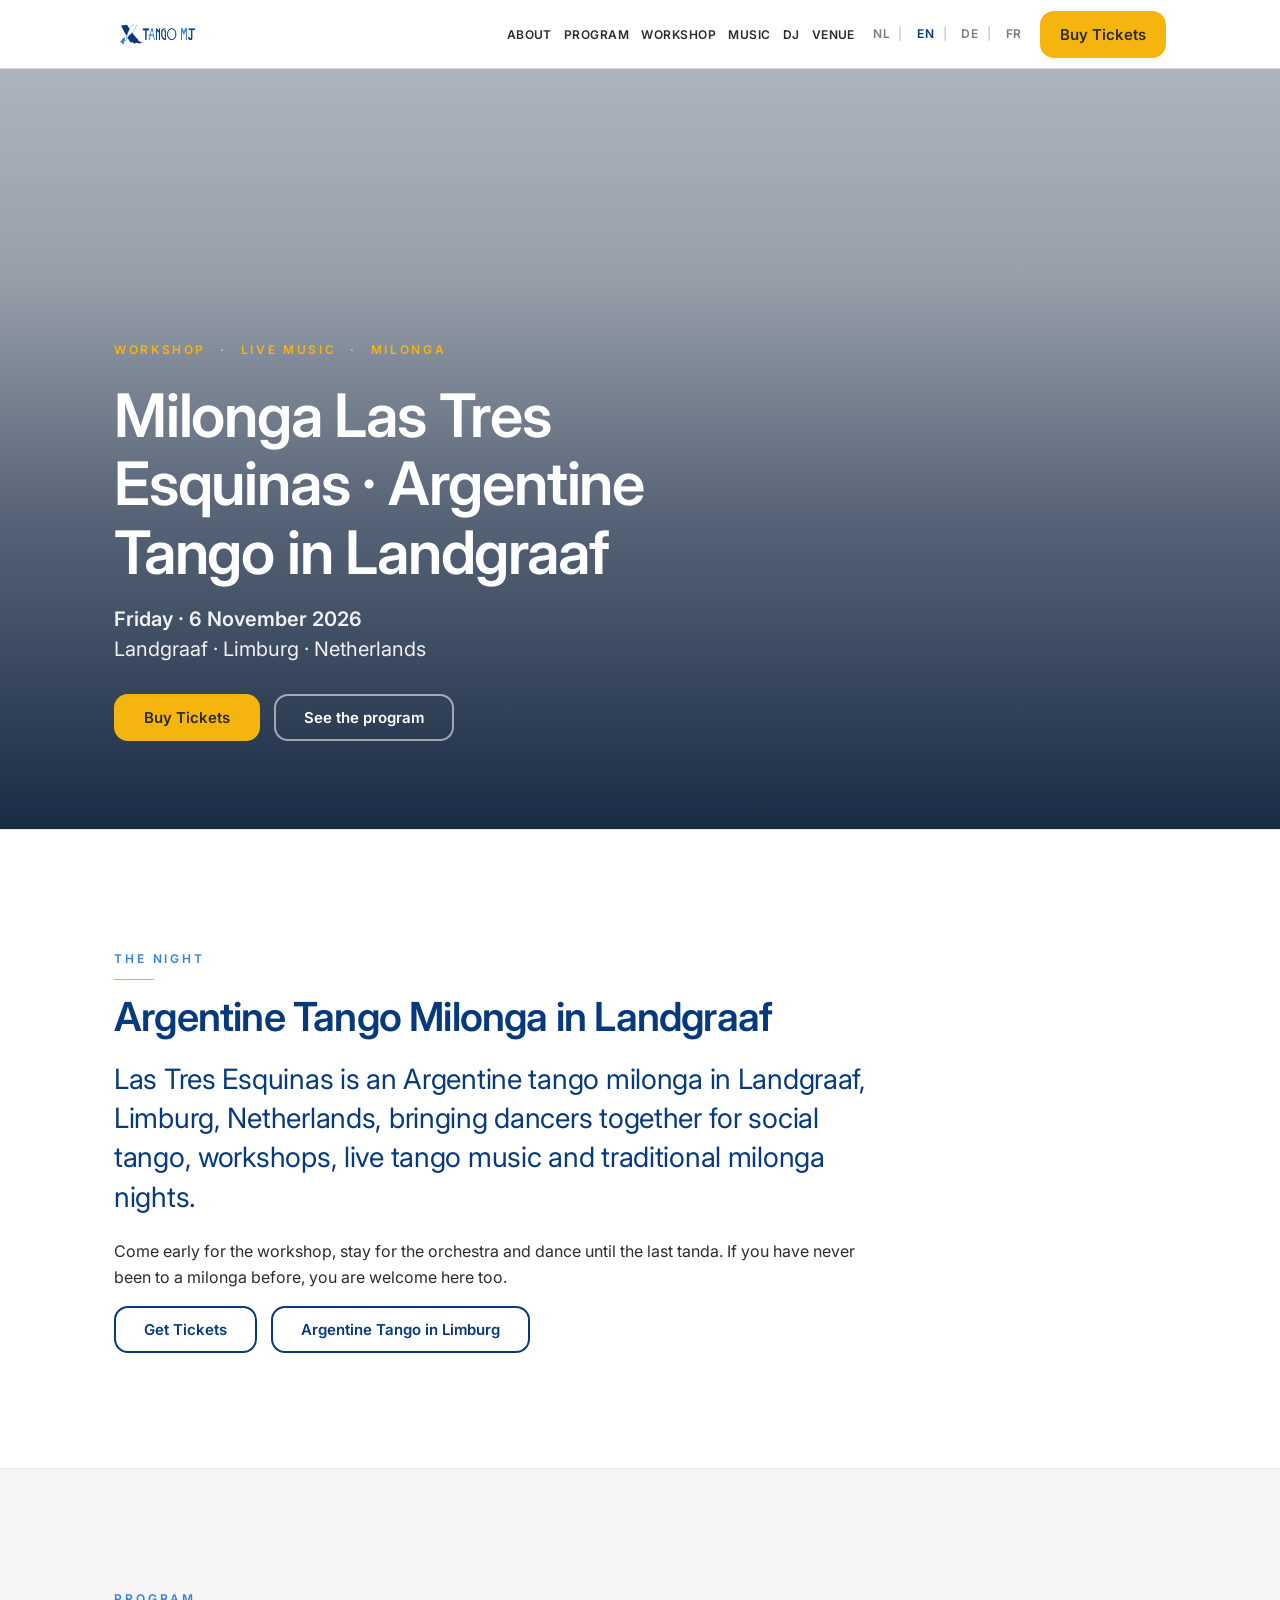
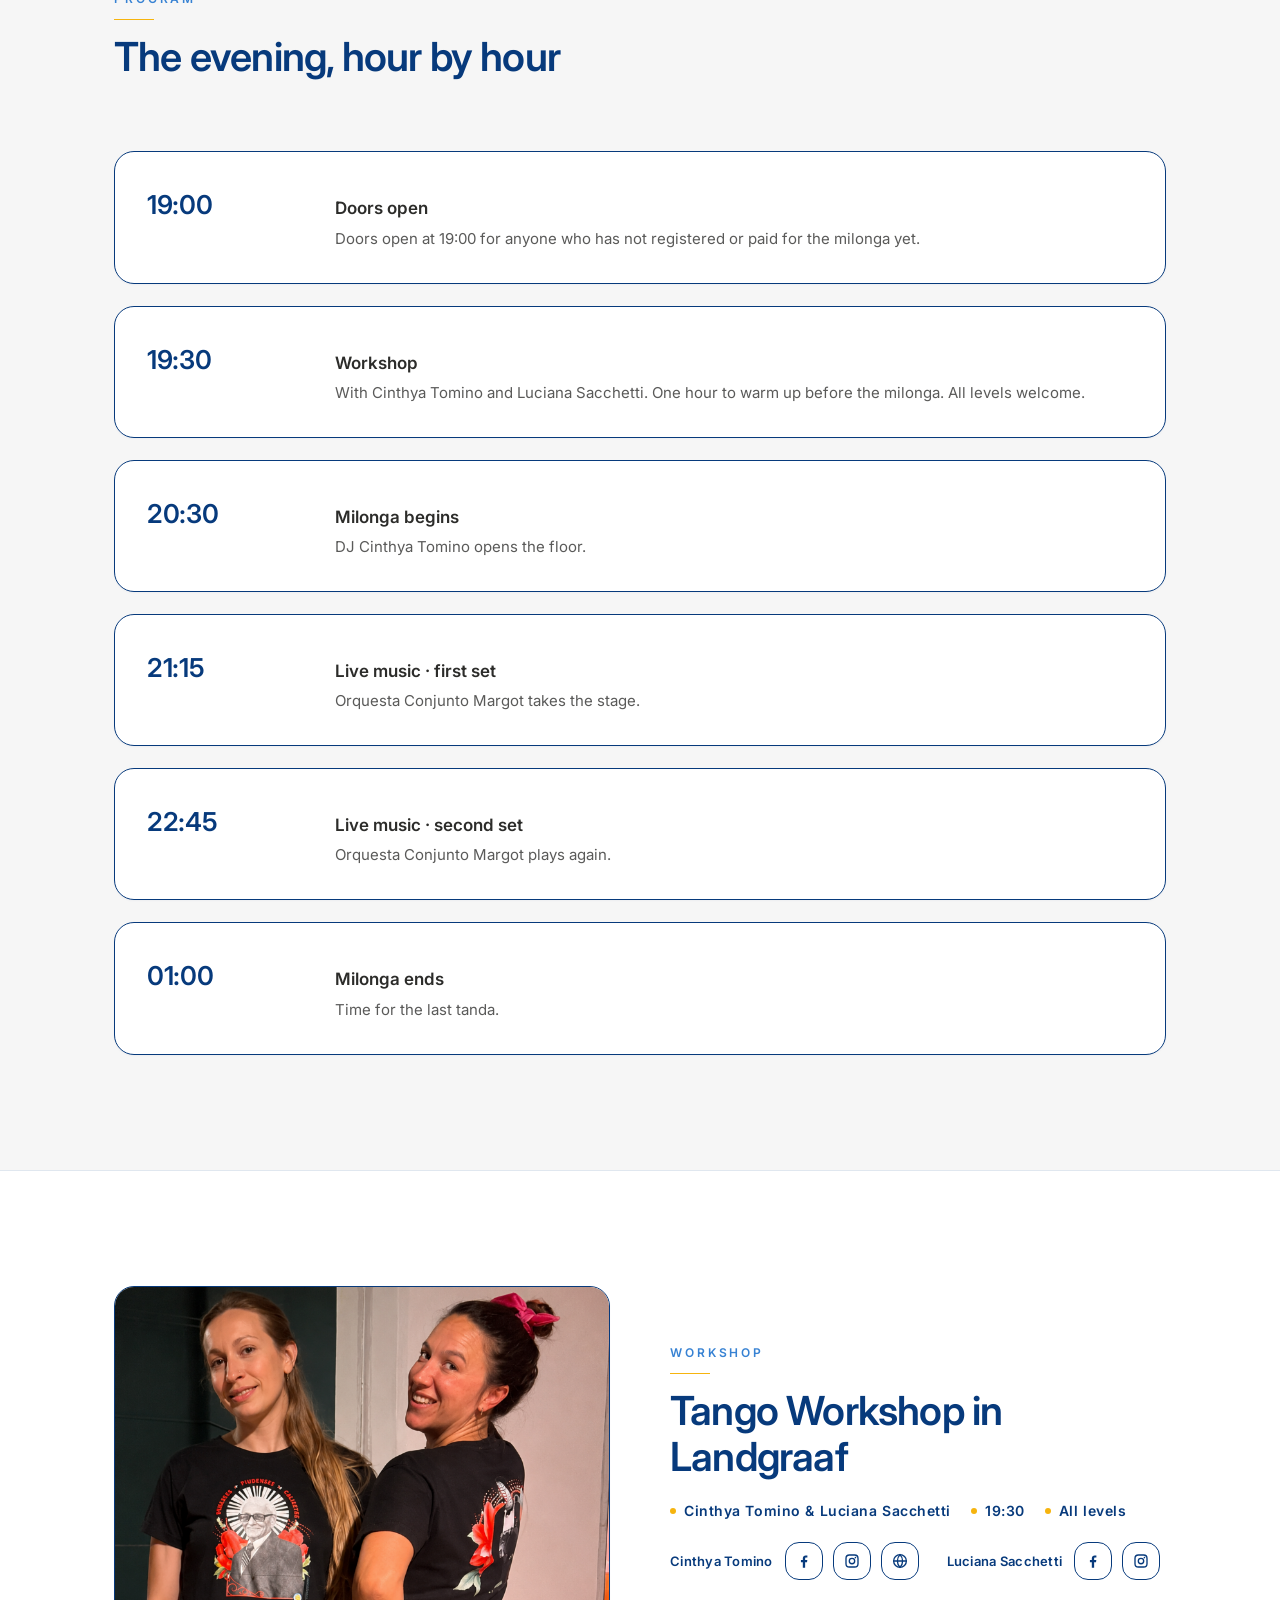
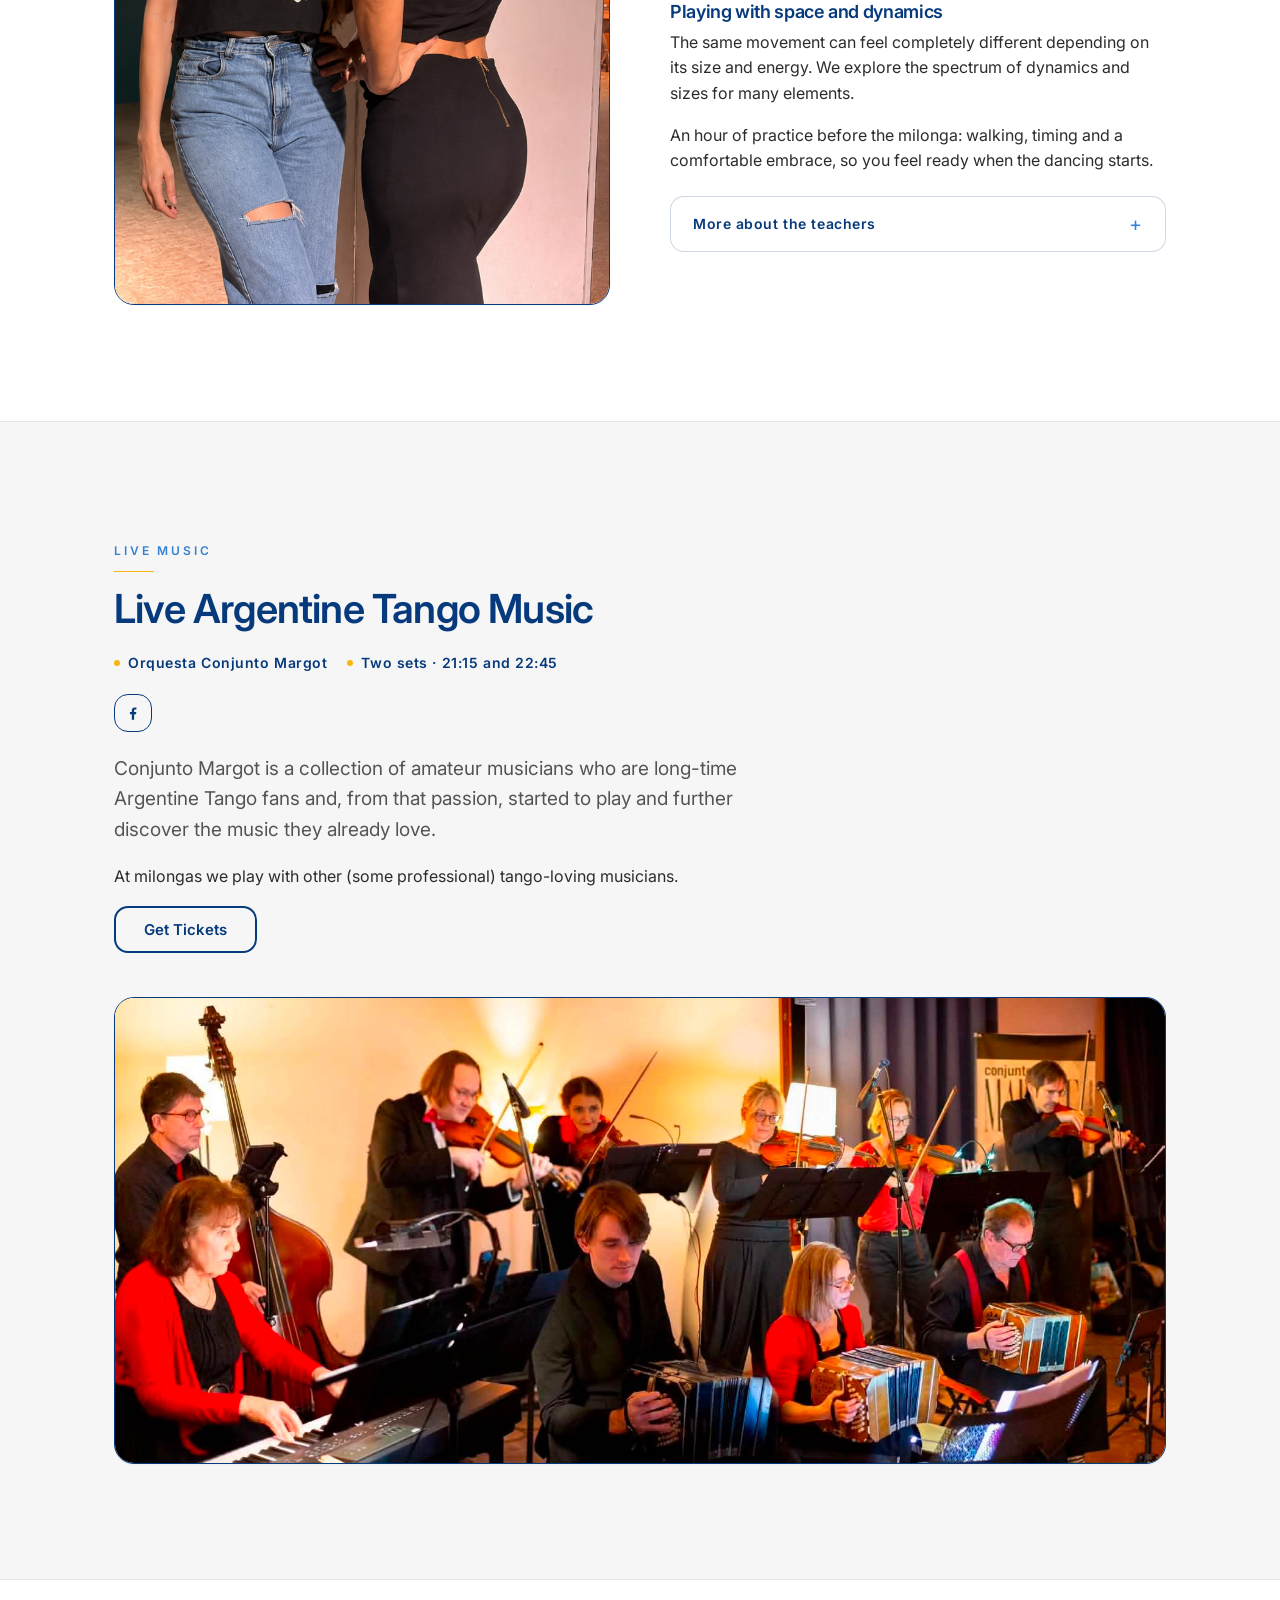
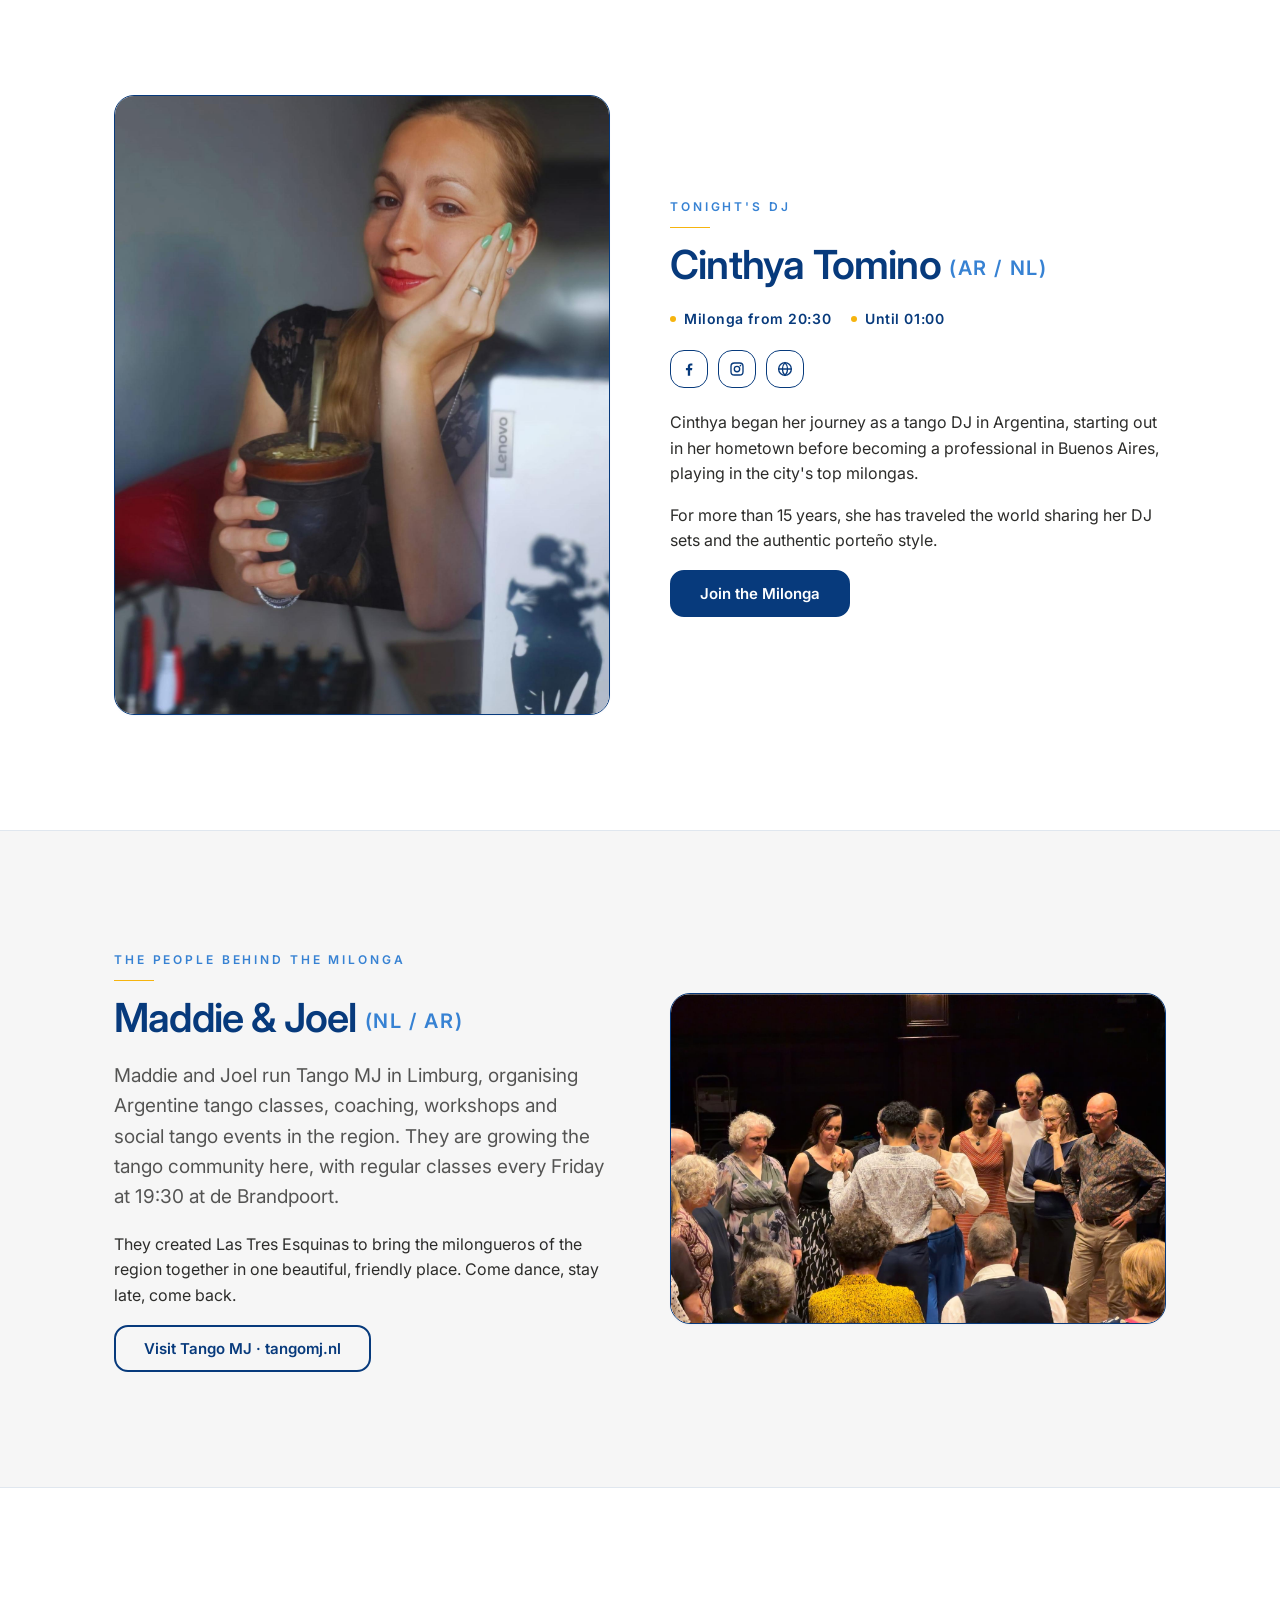
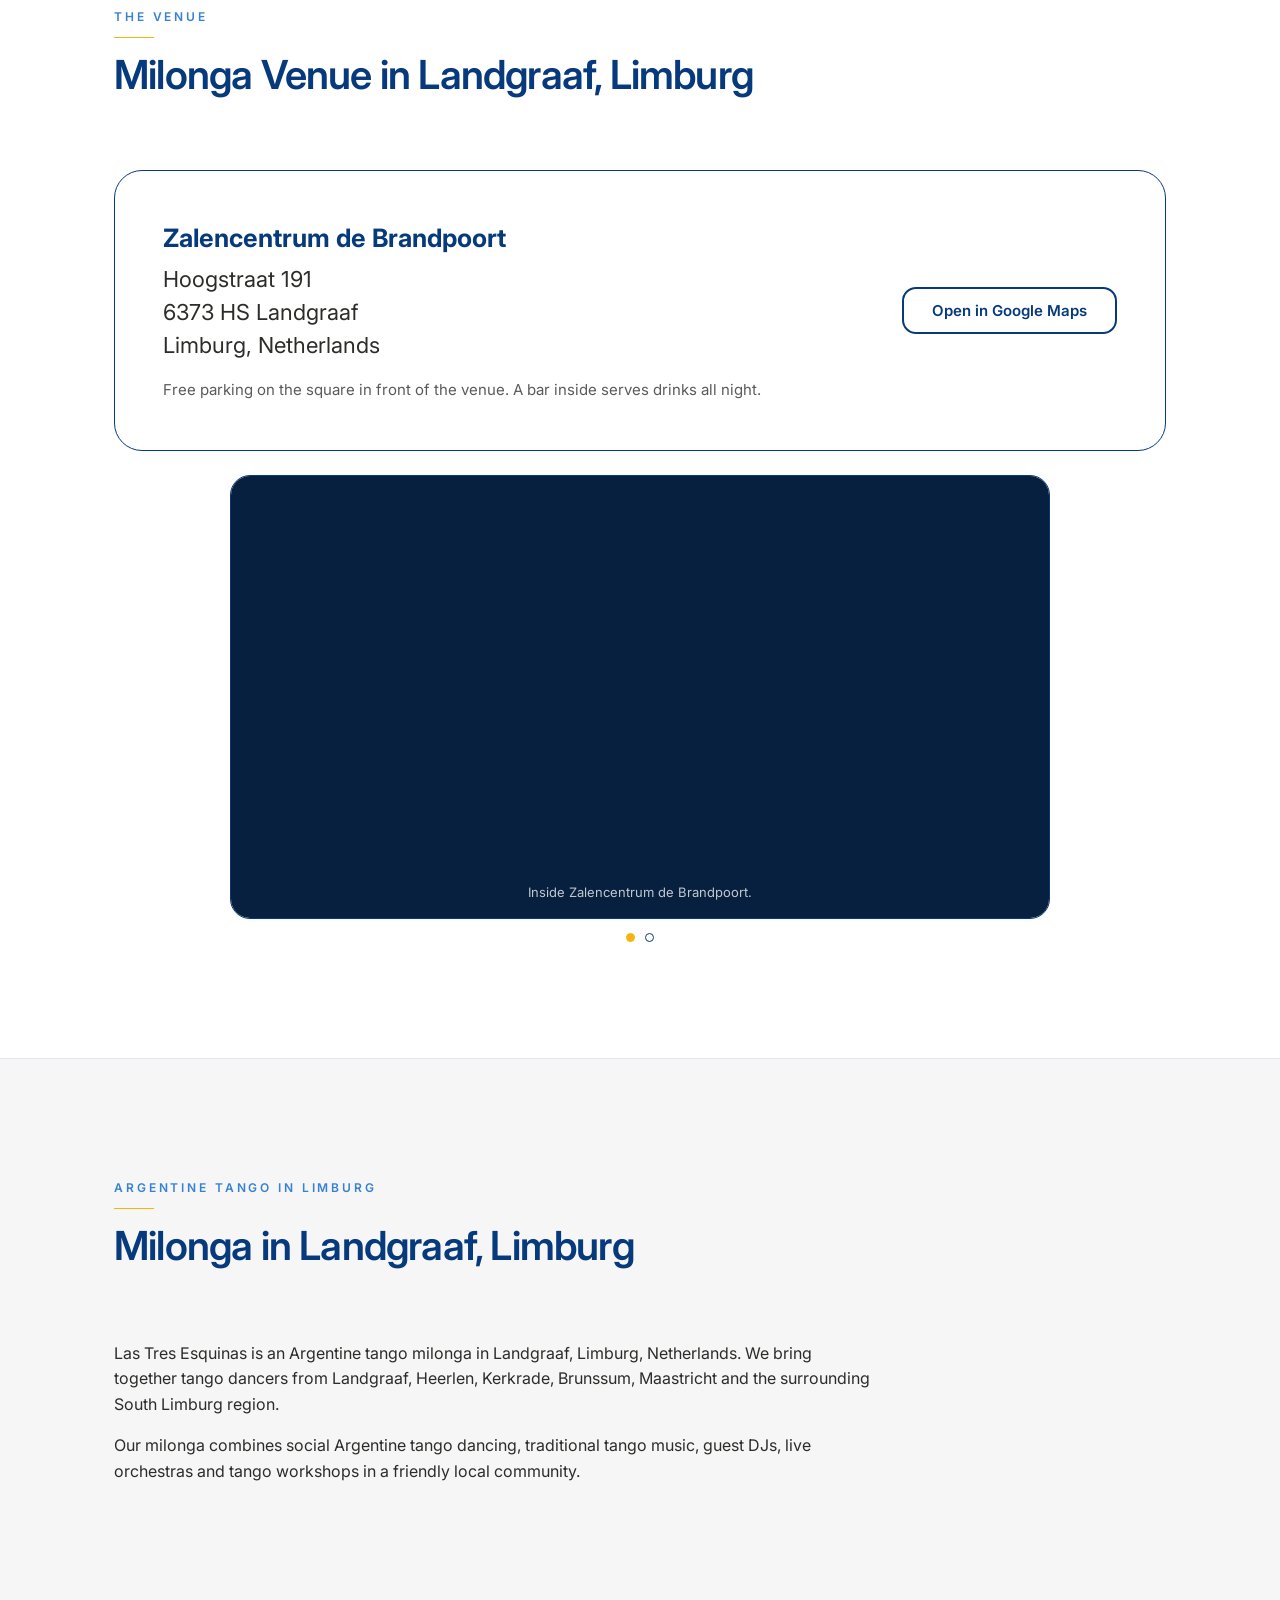
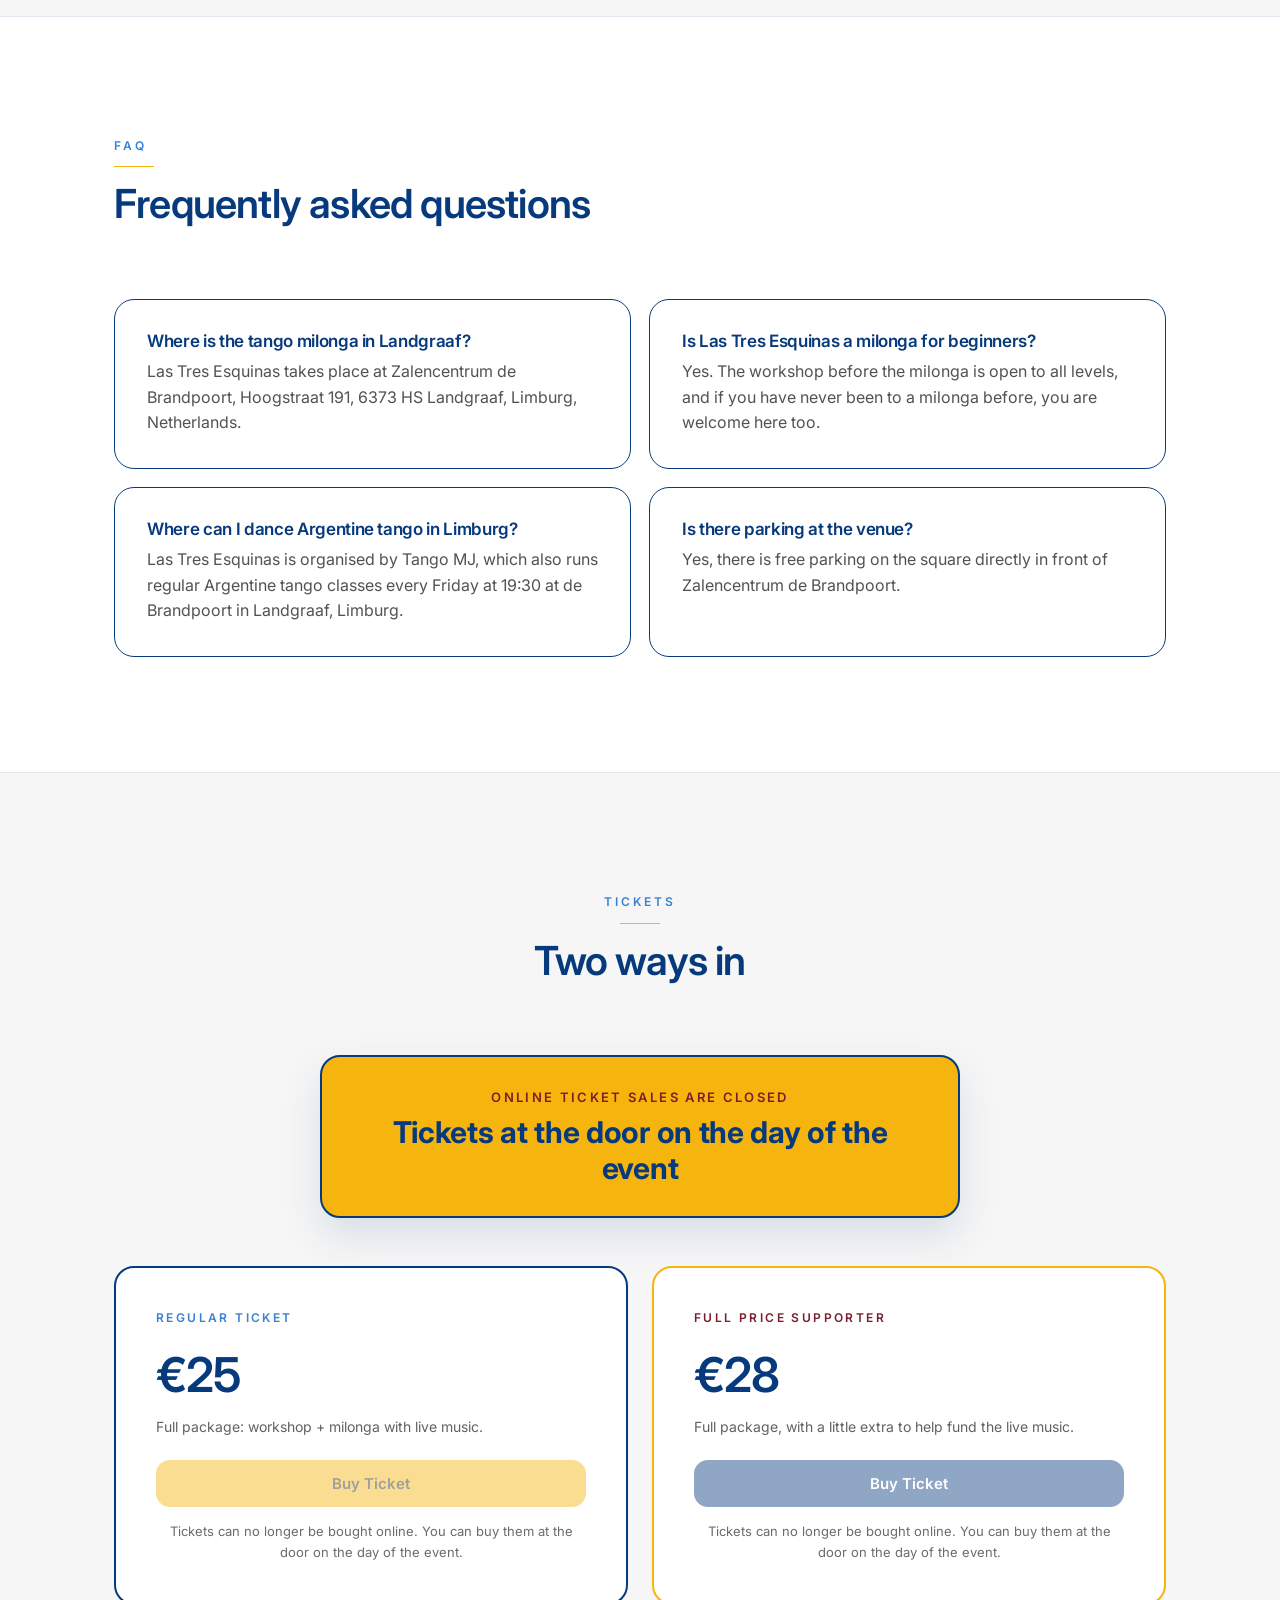
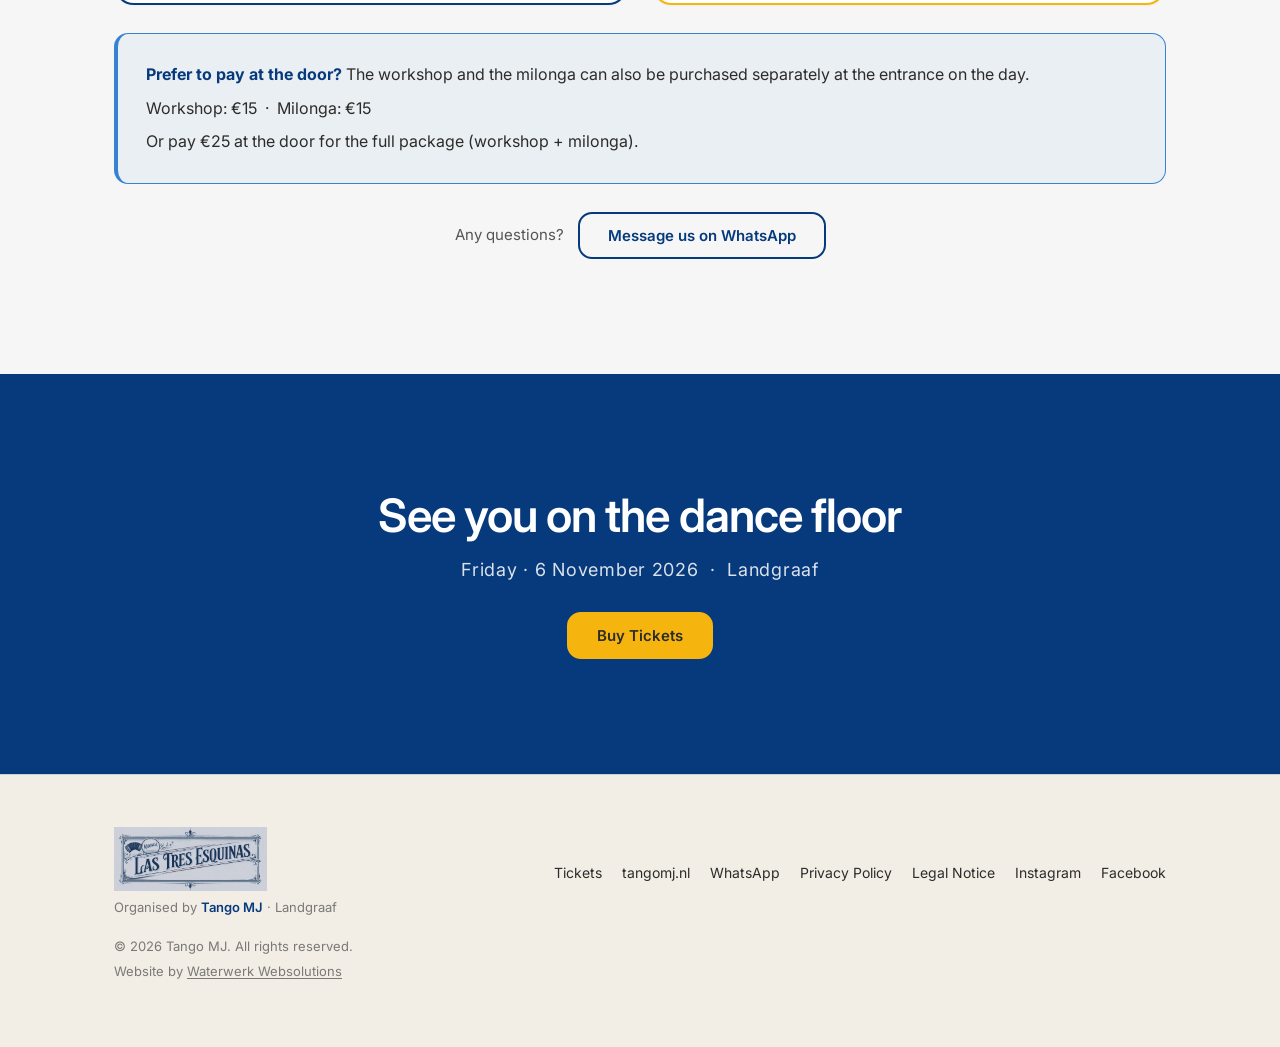
<file: index.html>
<!doctype html>
<html lang="en">
  <head>
    <meta charset="utf-8" />
    <meta name="viewport" content="width=device-width, initial-scale=1" />

    <title>Milonga Landgraaf | Argentine Tango in Limburg · Las Tres Esquinas</title>
    <meta
      name="description"
      content="Milonga in Landgraaf, Limburg, Netherlands. Las Tres Esquinas brings Argentine tango, social dancing, workshops and live tango music to South Limburg."
    />
    <link rel="canonical" href="https://lastresesquinas.nl/" />
    <link rel="alternate" hreflang="en" href="https://lastresesquinas.nl/" />
    <link rel="alternate" hreflang="nl" href="https://lastresesquinas.nl/nl" />
    <link rel="alternate" hreflang="de" href="https://lastresesquinas.nl/de" />
    <link rel="alternate" hreflang="fr" href="https://lastresesquinas.nl/fr" />
    <link rel="alternate" hreflang="x-default" href="https://lastresesquinas.nl/" />

    <link rel="icon" type="image/png" href="img/icon.png" />
    <link rel="apple-touch-icon" href="img/icon.png" />

    <!-- Open Graph -->
    <meta property="og:type" content="website" />
    <meta property="og:title" content="Milonga Las Tres Esquinas · Argentine Tango in Landgraaf" />
    <meta
      property="og:description"
      content="Argentine tango milonga in Landgraaf, Limburg, Netherlands, with social dancing, workshops and live tango music."
    />
    <meta property="og:url" content="https://lastresesquinas.nl/" />
    <meta property="og:image" content="https://lastresesquinas.nl/img/organizadores.jpg" />
    <meta name="twitter:card" content="summary_large_image" />

    <link rel="preconnect" href="https://fonts.googleapis.com" />
    <link rel="preconnect" href="https://fonts.gstatic.com" crossorigin />
    <link
      rel="stylesheet"
      href="https://fonts.googleapis.com/css2?family=Inter:wght@400;500;600;700&display=swap"
    />
    <link rel="stylesheet" href="css/styles.css" />

    <script type="application/ld+json">
      {
        "@context": "https://schema.org",
        "@type": "DanceEvent",
        "name": "Milonga Las Tres Esquinas",
        "description": "Argentine tango milonga in Landgraaf, Limburg, Netherlands, with a tango workshop, live music by Orquesta Conjunto Margot and DJ Cinthya Tomino.",
        "url": "https://lastresesquinas.nl/",
        "image": [
          "https://lastresesquinas.nl/img/organizadores.jpg",
          "https://lastresesquinas.nl/img/orquesta.jpg",
          "https://lastresesquinas.nl/img/dj.jpg"
        ],
        "startDate": "2026-11-06T19:30:00+01:00",
        "endDate": "2026-11-07T01:00:00+01:00",
        "eventAttendanceMode": "https://schema.org/OfflineEventAttendanceMode",
        "eventStatus": "https://schema.org/EventScheduled",
        "location": {
          "@type": "Place",
          "name": "Zalencentrum de Brandpoort",
          "address": {
            "@type": "PostalAddress",
            "streetAddress": "Hoogstraat 191",
            "postalCode": "6373 HS",
            "addressLocality": "Landgraaf",
            "addressRegion": "Limburg",
            "addressCountry": "NL"
          }
        },
        "performer": [
          { "@type": "MusicGroup", "name": "Orquesta Conjunto Margot" },
          { "@type": "Person", "name": "Cinthya Tomino" }
        ],
        "organizer": { "@type": "Organization", "name": "Tango MJ", "url": "https://tangomj.nl/" },
        "offers": [
          {
            "@type": "Offer",
            "name": "Regular Ticket",
            "price": "25",
            "priceCurrency": "EUR",
            "availability": "https://schema.org/InStock",
            "url": "https://buy.stripe.com/8x200i0NX9LU2fvdDG4Rq0i"
          },
          {
            "@type": "Offer",
            "name": "Full Price Supporter",
            "price": "28",
            "priceCurrency": "EUR",
            "availability": "https://schema.org/InStock",
            "url": "https://buy.stripe.com/4gM7sKcwFbU2bQ56be4Rq0g"
          }
        ]
      }
    </script>

    <script type="application/ld+json">
      {
        "@context": "https://schema.org",
        "@type": "FAQPage",
        "mainEntity": [
          {
            "@type": "Question",
            "name": "Where is the tango milonga in Landgraaf?",
            "acceptedAnswer": {
              "@type": "Answer",
              "text": "Las Tres Esquinas takes place at Zalencentrum de Brandpoort, Hoogstraat 191, 6373 HS Landgraaf, Limburg, Netherlands."
            }
          },
          {
            "@type": "Question",
            "name": "Is Las Tres Esquinas a milonga for beginners?",
            "acceptedAnswer": {
              "@type": "Answer",
              "text": "Yes. The workshop before the milonga is open to all levels, and if you have never been to a milonga before, you are welcome here too."
            }
          },
          {
            "@type": "Question",
            "name": "Where can I dance Argentine tango in Limburg?",
            "acceptedAnswer": {
              "@type": "Answer",
              "text": "Las Tres Esquinas is organised by Tango MJ, which also runs regular Argentine tango classes every Friday at 19:30 at de Brandpoort in Landgraaf, Limburg."
            }
          },
          {
            "@type": "Question",
            "name": "Is there parking at the venue?",
            "acceptedAnswer": {
              "@type": "Answer",
              "text": "Yes, there is free parking on the square directly in front of Zalencentrum de Brandpoort."
            }
          }
        ]
      }
    </script>
  </head>

  <body>
    <a class="skip-link" href="#main">Skip to content</a>

    <!-- Icon sprite (Facebook / Instagram / website) -->
    <svg width="0" height="0" style="position: absolute" aria-hidden="true" focusable="false">
      <symbol id="i-facebook" viewBox="0 0 24 24">
        <path
          fill="currentColor"
          d="M13.5 21v-7.5h2.53l.38-2.94H13.5V8.68c0-.85.24-1.43 1.46-1.43h1.56V4.62c-.27-.04-1.2-.12-2.28-.12-2.26 0-3.8 1.38-3.8 3.9v2.17H7.9v2.94h2.53V21z"
        />
      </symbol>
      <symbol
        id="i-instagram"
        viewBox="0 0 24 24"
        fill="none"
        stroke="currentColor"
        stroke-width="1.8"
      >
        <rect x="4" y="4" width="16" height="16" rx="4.5" />
        <circle cx="12" cy="12" r="3.6" />
        <circle cx="16.6" cy="7.4" r="1.1" fill="currentColor" stroke="none" />
      </symbol>
      <symbol
        id="i-web"
        viewBox="0 0 24 24"
        fill="none"
        stroke="currentColor"
        stroke-width="1.8"
      >
        <circle cx="12" cy="12" r="8.5" />
        <path
          d="M3.5 12h17M12 3.5c2.3 2.4 3.5 5.6 3.5 8.5s-1.2 6.1-3.5 8.5c-2.3-2.4-3.5-5.6-3.5-8.5S9.7 5.9 12 3.5z"
        />
      </symbol>
    </svg>

    <!-- ============ HEADER / NAV ============ -->
    <header class="site-header">
      <div class="container site-header__inner">
        <a class="site-header__brand" href="#top" aria-label="Milonga Las Tres Esquinas, top of page">
          <img
            class="site-header__logo"
            src="img/logo_web.png"
            alt="Tango MJ"
            width="2493"
            height="832"
          />
          <span>Las Tres Esquinas</span>
        </a>

        <button
          class="nav-toggle"
          type="button"
          aria-label="Open menu"
          aria-expanded="false"
          aria-controls="site-nav"
          data-nav-toggle
        >
          <span class="nav-toggle__bar" aria-hidden="true"></span>
          <span class="nav-toggle__bar" aria-hidden="true"></span>
          <span class="nav-toggle__bar" aria-hidden="true"></span>
        </button>

        <nav id="site-nav" class="site-nav" aria-label="Primary" data-nav>
          <ul class="site-nav__list">
            <li><a href="#about">About</a></li>
            <li><a href="#program">Program</a></li>
            <li><a href="#workshop">Workshop</a></li>
            <li><a href="#music">Music</a></li>
            <li><a href="#dj">DJ</a></li>
            <li><a href="#venue">Venue</a></li>
          </ul>
          <div class="lang-switch" role="group" aria-label="Language">
            <a class="lang-switch__item" href="/nl" hreflang="nl" lang="nl" title="Nederlands">NL</a>
            <a class="lang-switch__item is-active" href="/" lang="en" aria-current="page" title="English">EN</a>
            <a class="lang-switch__item" href="/de" hreflang="de" lang="de" title="Deutsch">DE</a>
            <a class="lang-switch__item" href="/fr" hreflang="fr" lang="fr" title="Français">FR</a>
          </div>
          <a class="btn btn--primary" href="#tickets">Buy Tickets</a>
        </nav>
      </div>
    </header>

    <main id="main">
      <span id="top"></span>

      <!-- ============ 1. HERO ============ -->
      <section class="hero" aria-labelledby="hero-heading">
        <div class="hero__media" data-hero-slides>
          <div class="hero__slide hero__slide--video is-active">
            <video
              data-hero-video
              src="img/video-bp.mp4"
              autoplay
              muted
              loop
              playsinline
              preload="auto"
              width="464"
              height="832"
            ></video>
          </div>
          <div class="hero__slide">
            <img
              src="img/organizadores.jpg"
              alt="Argentine tango dancers at Milonga Las Tres Esquinas in Landgraaf"
              width="1924"
              height="1082"
              fetchpriority="high"
            />
          </div>
          <div class="hero__slide">
            <img
              src="img/profes.png"
              alt="Cinthya Tomino and Luciana Sacchetti, the workshop teachers"
              width="768"
              height="1024"
              loading="lazy"
            />
          </div>
          <div class="hero__slide">
            <img
              src="img/orquesta.jpg"
              alt="Orquesta Conjunto Margot performing live Argentine tango in Landgraaf"
              width="1723"
              height="763"
              loading="lazy"
            />
          </div>
          <div class="hero__slide">
            <img
              src="img/dj.jpg"
              alt="Cinthya Tomino DJing at an Argentine tango milonga in Landgraaf"
              width="1601"
              height="2048"
              loading="lazy"
            />
          </div>
        </div>
        <div class="container">
          <p class="hero__kicker">
            <span>Workshop</span><span>Live Music</span><span>Milonga</span>
          </p>
          <h1 id="hero-heading">
            Milonga Las Tres Esquinas · Argentine Tango in Landgraaf
          </h1>
          <p class="hero__meta">
            <strong>Friday · 6 November 2026</strong>
            Landgraaf · Limburg · Netherlands
          </p>
          <div class="hero__actions">
            <a class="btn btn--primary" href="#tickets">Buy Tickets</a>
            <a class="btn btn--ghost" href="#program">See the program</a>
          </div>
        </div>
      </section>

      <!-- ============ 2. ABOUT / THE NIGHT ============ -->
      <section id="about" class="section section--tint" aria-labelledby="about-heading">
        <div class="container">
          <div class="about" data-reveal>
            <span class="eyebrow">The night</span>
            <h2 id="about-heading">Argentine Tango Milonga in Landgraaf</h2>
            <p class="about__statement">
              Las Tres Esquinas is an Argentine tango milonga in Landgraaf,
              Limburg, Netherlands, bringing dancers together for social tango,
              workshops, live tango music and traditional milonga nights.
            </p>
            <p>
              Come early for the workshop, stay for the orchestra and dance until
              the last tanda. If you have never been to a milonga before, you are
              welcome here too.
            </p>
            <div class="about__actions">
              <a class="btn btn--outline" href="#tickets">Get Tickets</a>
              <a class="btn btn--outline" href="#tango-limburg">Argentine Tango in Limburg</a>
            </div>
          </div>
        </div>
      </section>

      <!-- ============ 3. PROGRAM ============ -->
      <section id="program" class="section" aria-labelledby="program-heading">
        <div class="container">
          <div class="section-head" data-reveal>
            <span class="eyebrow">Program</span>
            <h2 id="program-heading">The evening, hour by hour</h2>
          </div>

          <div class="timeline stagger">
            <div class="timeline__item" data-reveal>
              <div class="timeline__time">19:00</div>
              <div>
                <p class="timeline__title">Doors open</p>
                <p class="timeline__detail">
                  Doors open at 19:00 for anyone who has not registered or paid
                  for the milonga yet.
                </p>
              </div>
            </div>
            <div class="timeline__item" data-reveal>
              <div class="timeline__time">19:30</div>
              <div>
                <p class="timeline__title">Workshop</p>
                <p class="timeline__detail">
                  With Cinthya Tomino and Luciana Sacchetti. One hour to warm up
                  before the milonga. All levels welcome.
                </p>
              </div>
            </div>
            <div class="timeline__item" data-reveal>
              <div class="timeline__time">20:30</div>
              <div>
                <p class="timeline__title">Milonga begins</p>
                <p class="timeline__detail">
                  DJ Cinthya Tomino opens the floor.
                </p>
              </div>
            </div>
            <div class="timeline__item" data-reveal>
              <div class="timeline__time">21:15</div>
              <div>
                <p class="timeline__title">Live music · first set</p>
                <p class="timeline__detail">
                  Orquesta Conjunto Margot takes the stage.
                </p>
              </div>
            </div>
            <div class="timeline__item" data-reveal>
              <div class="timeline__time">22:45</div>
              <div>
                <p class="timeline__title">Live music · second set</p>
                <p class="timeline__detail">
                  Orquesta Conjunto Margot plays again.
                </p>
              </div>
            </div>
            <div class="timeline__item" data-reveal>
              <div class="timeline__time">01:00</div>
              <div>
                <p class="timeline__title">Milonga ends</p>
                <p class="timeline__detail">Time for the last tanda.</p>
              </div>
            </div>
          </div>
        </div>
      </section>

      <!-- ============ 4. WORKSHOP ============ -->
      <section id="workshop" class="section section--tint" aria-labelledby="workshop-heading">
        <div class="container">
          <div class="feature feature--reverse">
            <div class="feature__media feature__media--portrait" data-reveal="left">
              <img
                src="img/profes.png"
                alt="Cinthya Tomino and Luciana Sacchetti, the workshop teachers"
                width="768"
                height="1024"
                loading="lazy"
              />
            </div>
            <div class="feature__body" data-reveal>
              <span class="eyebrow">Workshop</span>
              <h2 id="workshop-heading">Tango Workshop in Landgraaf</h2>
              <p class="meta-line">
                <span>Cinthya Tomino &amp; Luciana Sacchetti</span><span>19:30</span><span>All levels</span>
              </p>
              <div class="artist-links-row">
                <div class="artist-links-group">
                  <span class="artist-links-group__name">Cinthya Tomino</span>
                  <ul class="artist-links">
                    <li>
                      <a href="https://www.facebook.com/CinTomino/" target="_blank" rel="noopener" aria-label="Cinthya Tomino on Facebook"><svg class="ic"><use href="#i-facebook" /></svg></a>
                    </li>
                    <li>
                      <a href="https://www.instagram.com/cintomino" target="_blank" rel="noopener" aria-label="Cinthya Tomino on Instagram"><svg class="ic"><use href="#i-instagram" /></svg></a>
                    </li>
                    <li>
                      <a href="https://www.cintominotango.com" target="_blank" rel="noopener" aria-label="Cinthya Tomino website"><svg class="ic"><use href="#i-web" /></svg></a>
                    </li>
                  </ul>
                </div>
                <div class="artist-links-group">
                  <span class="artist-links-group__name">Luciana Sacchetti</span>
                  <ul class="artist-links">
                    <li>
                      <a href="https://www.facebook.com/lu.sacchetti/" target="_blank" rel="noopener" aria-label="Luciana Sacchetti on Facebook"><svg class="ic"><use href="#i-facebook" /></svg></a>
                    </li>
                    <li>
                      <a href="https://www.instagram.com/lusacchetti" target="_blank" rel="noopener" aria-label="Luciana Sacchetti on Instagram"><svg class="ic"><use href="#i-instagram" /></svg></a>
                    </li>
                  </ul>
                </div>
              </div>
              <h3 class="feature__topic">Playing with space and dynamics</h3>
              <p>
                The same movement can feel completely different depending on its
                size and energy. We explore the spectrum of dynamics and sizes
                for many elements.
              </p>
              <p>
                An hour of practice before the milonga: walking, timing and a
                comfortable embrace, so you feel ready when the dancing starts.
              </p>

              <details class="disclosure">
                <summary>More about the teachers</summary>
                <div class="disclosure__body">
                  <h3>Luciana Sacchetti</h3>
                  <p>
                    Dancer, artistic gymnast, athlete and circus artist, she
                    approached tango 15 years ago in Mar del Plata, Argentina.
                    She immediately began taking lessons with internationally
                    renowned masters and artists, and still today she travels to
                    Europe and Argentina to deepen her knowledge of this dance
                    more and more. She is invited to Argentina, Italy, the United
                    States and the Netherlands to teach and perform with various
                    artists.
                  </p>
                  <h3>Cinthya Tomino</h3>
                  <p>
                    Professional tango dancer from Argentina. Starting her
                    journey in tango as a child, Cinthya began her artistic
                    formation at a young age, studying with some of the most
                    renowned tango masters in Buenos Aires and developing her
                    expertise in both roles, as a leader and a follower. After
                    performing in some of the most prestigious theaters and
                    renowned milongas in Buenos Aires, she has spent more than 15
                    years teaching and dancing in different countries, sharing
                    the traditions, culture, and passion of Argentine tango, as a
                    teacher, dancer, and tango DJ.
                  </p>
                  <h3>Milonga El Colectivo</h3>
                  <p>
                    Cinthya Tomino and Luciana Sacchetti are part of El
                    Colectivo, a tango project in Rotterdam that runs the
                    &ldquo;El Colectivo&rdquo; milonga &mdash; a monthly gathering
                    devoted to Argentine tango, with traditional music, dancing
                    and a space for the tango community to meet. It takes place on
                    the fourth Friday of every month in Rotterdam.
                  </p>
                </div>
              </details>
            </div>
          </div>
        </div>
      </section>

      <!-- ============ 5. LIVE MUSIC ============ -->
      <section id="music" class="section" aria-labelledby="music-heading">
        <div class="container">
          <div class="music-head">
            <div data-reveal>
              <span class="eyebrow">Live music</span>
              <h2 id="music-heading">Live Argentine Tango Music</h2>
              <p class="meta-line">
                <span>Orquesta Conjunto Margot</span><span>Two sets · 21:15 and 22:45</span>
              </p>
              <ul class="artist-links">
                <li>
                  <a href="https://www.facebook.com/people/Conjunto-Margot/61581234227442/" target="_blank" rel="noopener" aria-label="Conjunto Margot on Facebook"><svg class="ic"><use href="#i-facebook" /></svg></a>
                </li>
              </ul>
              <p class="lead">
                Conjunto Margot is a collection of amateur musicians who are
                long-time Argentine Tango fans and, from that passion, started to
                play and further discover the music they already love.
              </p>
              <p>
                At milongas we play with other (some professional) tango-loving
                musicians.
              </p>
              <p>
                <a class="btn btn--outline" href="#tickets">Get Tickets</a>
              </p>
            </div>
          </div>

          <figure class="band-figure" data-reveal>
            <img
              src="img/orquesta.jpg"
              alt="Orquesta Conjunto Margot performing live Argentine tango, with bandoneons, violins, piano and double bass"
              width="1723"
              height="763"
              loading="lazy"
            />
          </figure>
        </div>
      </section>

      <!-- ============ 6. DJ ============ -->
      <section id="dj" class="section section--tint" aria-labelledby="dj-heading">
        <div class="container">
          <div class="feature feature--reverse">
            <div class="feature__media feature__media--portrait" data-reveal="left">
              <img
                src="img/dj.jpg"
                alt="Cinthya Tomino DJing at an Argentine tango milonga in Landgraaf"
                width="1601"
                height="2048"
                loading="lazy"
              />
            </div>
            <div class="feature__body" data-reveal>
              <span class="eyebrow">Tonight's DJ</span>
              <h2 id="dj-heading">Cinthya Tomino <span class="dj-origin">(AR / NL)</span></h2>
              <p class="meta-line">
                <span>Milonga from 20:30</span><span>Until 01:00</span>
              </p>
              <ul class="artist-links">
                <li>
                  <a href="https://www.facebook.com/CinTomino/" target="_blank" rel="noopener" aria-label="Cinthya Tomino on Facebook"><svg class="ic"><use href="#i-facebook" /></svg></a>
                </li>
                <li>
                  <a href="https://www.instagram.com/cintomino" target="_blank" rel="noopener" aria-label="Cinthya Tomino on Instagram"><svg class="ic"><use href="#i-instagram" /></svg></a>
                </li>
                <li>
                  <a href="https://www.cintominotango.com" target="_blank" rel="noopener" aria-label="Cinthya Tomino website"><svg class="ic"><use href="#i-web" /></svg></a>
                </li>
              </ul>
              <p>
                Cinthya began her journey as a tango DJ in Argentina, starting
                out in her hometown before becoming a professional in Buenos
                Aires, playing in the city's top milongas.
              </p>
              <p>
                For more than 15 years, she has traveled the world sharing her DJ
                sets and the authentic porteño style.
              </p>
              <p>
                <a class="btn btn--secondary" href="#tickets">Join the Milonga</a>
              </p>
            </div>
          </div>
        </div>
      </section>

      <!-- ============ 7. ORGANIZERS ============ -->
      <section id="organizers" class="section" aria-labelledby="organizers-heading">
        <div class="container">
          <div class="feature">
            <div class="feature__body" data-reveal>
              <span class="eyebrow">The people behind the milonga</span>
              <h2 id="organizers-heading">
                Maddie &amp; Joel <span class="dj-origin">(NL / AR)</span>
              </h2>
              <p class="lead">
                Maddie and Joel run Tango MJ in Limburg, organising Argentine
                tango classes, coaching, workshops and social tango events in
                the region. They are growing the tango community here, with
                regular classes every Friday at 19:30 at de Brandpoort.
              </p>
              <p>
                They created Las Tres Esquinas to bring the milongueros of the
                region together in one beautiful, friendly place. Come dance,
                stay late, come back.
              </p>
              <p>
                <a class="btn btn--outline" href="https://www.tangomj.nl" target="_blank" rel="noopener">
                  Visit Tango MJ · tangomj.nl
                </a>
              </p>
            </div>
            <div class="feature__media feature__media--wide" data-reveal="right">
              <img
                src="img/organizadores.jpg"
                alt="A Tango MJ Argentine tango class gathered around a dancing couple in Landgraaf"
                width="1924"
                height="1082"
                loading="lazy"
              />
            </div>
          </div>
        </div>
      </section>

      <!-- ============ 8. VENUE ============ -->
      <section id="venue" class="section section--tint" aria-labelledby="venue-heading">
        <div class="container">
          <div class="section-head" data-reveal>
            <span class="eyebrow">The venue</span>
            <h2 id="venue-heading">Milonga Venue in Landgraaf, Limburg</h2>
          </div>
          <div class="venue-card" data-reveal>
            <div>
              <address class="venue-card__address">
                <strong>Zalencentrum de Brandpoort</strong>
                Hoogstraat 191<br />
                6373 HS Landgraaf<br />
                Limburg, Netherlands
              </address>
              <p class="venue-card__parking">
                Free parking on the square in front of the venue. A bar inside
                serves drinks all night.
              </p>
            </div>
            <a
              class="btn btn--outline"
              href="https://maps.app.goo.gl/uze1UyYe35vyduzv8"
              target="_blank"
              rel="noopener"
            >
              Open in Google Maps
            </a>
          </div>

          <div class="venue-carousel" data-carousel data-reveal>
            <div
              class="venue-carousel__viewport"
              data-carousel-track
              tabindex="0"
              role="region"
              aria-label="Venue photos and video"
            >
              <figure class="venue-carousel__slide">
                <video
                  class="venue-carousel__media"
                  data-venue-video
                  src="img/video-bp.mp4"
                  autoplay
                  muted
                  loop
                  playsinline
                  preload="metadata"
                  width="464"
                  height="832"
                ></video>
                <figcaption>Inside Zalencentrum de Brandpoort.</figcaption>
              </figure>
              <figure class="venue-carousel__slide">
                <img
                  class="venue-carousel__media"
                  src="img/parking.webp"
                  alt="The open parking square directly in front of Zalencentrum de Brandpoort"
                  width="1024"
                  height="483"
                  loading="lazy"
                />
                <figcaption>Free parking right in front of the entrance.</figcaption>
              </figure>
            </div>
            <div class="venue-carousel__dots" data-carousel-dots aria-label="Choose a slide">
              <button type="button" aria-label="Show the venue video" aria-current="true"></button>
              <button type="button" aria-label="Show the parking photo" aria-current="false"></button>
            </div>
          </div>
        </div>
      </section>

      <!-- ============ TANGO IN LIMBURG ============ -->
      <section id="tango-limburg" class="section" aria-labelledby="tango-limburg-heading">
        <div class="container">
          <div class="section-head" data-reveal>
            <span class="eyebrow">Argentine tango in Limburg</span>
            <h2 id="tango-limburg-heading">Milonga in Landgraaf, Limburg</h2>
          </div>
          <div class="about" data-reveal>
            <p>
              Las Tres Esquinas is an Argentine tango milonga in Landgraaf,
              Limburg, Netherlands. We bring together tango dancers from
              Landgraaf, Heerlen, Kerkrade, Brunssum, Maastricht and the
              surrounding South Limburg region.
            </p>
            <p>
              Our milonga combines social Argentine tango dancing, traditional
              tango music, guest DJs, live orchestras and tango workshops in a
              friendly local community.
            </p>
          </div>
        </div>
      </section>

      <!-- ============ FAQ ============ -->
      <section id="faq" class="section section--tint" aria-labelledby="faq-heading">
        <div class="container">
          <div class="section-head" data-reveal>
            <span class="eyebrow">FAQ</span>
            <h2 id="faq-heading">Frequently asked questions</h2>
          </div>
          <div class="faq-list stagger">
            <div class="faq-item" data-reveal>
              <h3>Where is the tango milonga in Landgraaf?</h3>
              <p>
                Las Tres Esquinas takes place at Zalencentrum de Brandpoort,
                Hoogstraat 191, 6373 HS Landgraaf, Limburg, Netherlands.
              </p>
            </div>
            <div class="faq-item" data-reveal>
              <h3>Is Las Tres Esquinas a milonga for beginners?</h3>
              <p>
                Yes. The workshop before the milonga is open to all levels,
                and if you have never been to a milonga before, you are
                welcome here too.
              </p>
            </div>
            <div class="faq-item" data-reveal>
              <h3>Where can I dance Argentine tango in Limburg?</h3>
              <p>
                Las Tres Esquinas is organised by Tango MJ, which also runs
                regular Argentine tango classes every Friday at 19:30 at de
                Brandpoort in Landgraaf, Limburg.
              </p>
            </div>
            <div class="faq-item" data-reveal>
              <h3>Is there parking at the venue?</h3>
              <p>
                Yes, there is free parking on the square directly in front of
                Zalencentrum de Brandpoort.
              </p>
            </div>
          </div>
        </div>
      </section>

      <!-- ============ 9. TICKETS ============ -->
      <section id="tickets" class="section" aria-labelledby="tickets-heading">
        <div class="container">
          <div class="section-head section-head--center" data-reveal>
            <span class="eyebrow">Tickets</span>
            <h2 id="tickets-heading">Two ways in</h2>
          </div>

          <p class="ticket-banner" data-reveal>
            <span class="ticket-banner__lead">Every online ticket is the full package</span>
            <strong class="ticket-banner__main">Workshop <span aria-hidden="true">+</span> Milonga included</strong>
          </p>

          <div class="ticket-grid stagger">
            <!-- Regular -->
            <div class="ticket-card" data-reveal>
              <span class="ticket-card__tag">Regular Ticket</span>
              <p class="ticket-card__price">€25</p>
              <p class="ticket-card__note">
                Full package: workshop + milonga with live music.
              </p>
              <div class="ticket-card__spacer"></div>

              <div class="privacy-row">
                <input
                  type="checkbox"
                  id="pp-regular"
                  data-privacy
                  required
                  aria-describedby="hint-regular"
                />
                <label for="pp-regular">
                  I have read and accept the
                  <a
                    href="https://tangomj.nl/privacy-policy/"
                    target="_blank"
                    rel="noopener"
                    >Privacy Policy</a
                  >
                  <span class="req" aria-hidden="true">*</span>
                  <span class="visually-hidden">(required)</span>
                </label>
              </div>

              <button
                type="button"
                class="btn btn--primary btn--block"
                data-checkout
                data-checkout-url="https://buy.stripe.com/8x200i0NX9LU2fvdDG4Rq0i"
                aria-controls="pp-regular"
                disabled
              >
                Buy Ticket
              </button>
              <p class="ticket-hint" id="hint-regular" role="status">
                Accept the Privacy Policy to continue.
              </p>
            </div>

            <!-- Full Price Supporter -->
            <div class="ticket-card ticket-card--supporter" data-reveal>
              <span class="ticket-card__tag">Full Price Supporter</span>
              <p class="ticket-card__price">€28</p>
              <p class="ticket-card__note">
                Full package, with a little extra to help fund the live music.
              </p>
              <div class="ticket-card__spacer"></div>

              <div class="privacy-row">
                <input
                  type="checkbox"
                  id="pp-supporter"
                  data-privacy
                  required
                  aria-describedby="hint-supporter"
                />
                <label for="pp-supporter">
                  I have read and accept the
                  <a
                    href="https://tangomj.nl/privacy-policy/"
                    target="_blank"
                    rel="noopener"
                    >Privacy Policy</a
                  >
                  <span class="req" aria-hidden="true">*</span>
                  <span class="visually-hidden">(required)</span>
                </label>
              </div>

              <button
                type="button"
                class="btn btn--secondary btn--block"
                data-checkout
                data-checkout-url="https://buy.stripe.com/4gM7sKcwFbU2bQ56be4Rq0g"
                aria-controls="pp-supporter"
                disabled
              >
                Buy Ticket
              </button>
              <p class="ticket-hint" id="hint-supporter" role="status">
                Accept the Privacy Policy to continue.
              </p>
            </div>
          </div>

          <div class="note" data-reveal>
            <p>
              <strong>Prefer to pay at the door?</strong> The workshop and the
              milonga can also be purchased separately at the entrance on the day.
            </p>
            <p>Workshop: €15 &nbsp;·&nbsp; Milonga: €15</p>
            <p>
              Or pay €25 at the door for the full package (workshop + milonga).
            </p>
          </div>

          <p class="ticket-help" data-reveal>
            Any questions?
            <a
              class="btn btn--outline"
              href="https://wa.me/31621710803?text=Hi%21%20I%20have%20a%20question%20about%20Milonga%20Las%20Tres%20Esquinas"
              target="_blank"
              rel="noopener"
            >
              Message us on WhatsApp
            </a>
          </p>
        </div>
      </section>

      <!-- ============ FINAL CTA ============ -->
      <section class="section final-cta" aria-labelledby="final-heading">
        <div class="container" data-reveal>
          <h2 id="final-heading">See you on the dance floor</h2>
          <p>Friday · 6 November 2026 &nbsp;·&nbsp; Landgraaf</p>
          <a class="btn btn--primary" href="#tickets">Buy Tickets</a>
        </div>
      </section>
    </main>

    <!-- ============ FOOTER ============ -->
    <footer class="site-footer">
      <div class="container site-footer__inner">
        <p class="site-footer__brand">
          <img
            class="site-footer__mark"
            src="img/3-esq.webp"
            alt="Milonga Las Tres Esquinas"
            width="1024"
            height="427"
            loading="lazy"
          />
          <span>Organised by <a href="https://www.tangomj.nl" target="_blank" rel="noopener">Tango MJ</a> · Landgraaf</span>
        </p>
        <nav class="site-footer__links" aria-label="Footer">
          <a href="#tickets">Tickets</a>
          <a href="https://www.tangomj.nl" target="_blank" rel="noopener">tangomj.nl</a>
          <a href="https://wa.me/31621710803" target="_blank" rel="noopener">WhatsApp</a>
          <a href="https://tangomj.nl/privacy-policy/" target="_blank" rel="noopener">Privacy Policy</a>
          <a href="https://tangomj.nl/legal-notice/" target="_blank" rel="noopener">Legal Notice</a>
          <a href="https://www.instagram.com/tango_mj/" target="_blank" rel="noopener">Instagram</a>
          <a href="https://www.facebook.com/tangomj.experience/" target="_blank" rel="noopener">Facebook</a>
        </nav>
        <p class="site-footer__copy">© 2026 Tango MJ. All rights reserved.</p>
        <p class="site-footer__copy site-footer__credit">Website by <a href="https://www.waterwerk-websolutions.nl" target="_blank" rel="noopener">Waterwerk Websolutions</a></p>
      </div>
    </footer>

    <!-- ============ STICKY MOBILE CTA ============ -->
    <div class="sticky-cta" data-sticky-cta aria-hidden="true">
      <a class="btn btn--primary" href="#tickets" tabindex="-1">Buy Tickets · 6 Nov</a>
    </div>

    <script src="js/main.js?v=20261105" defer></script>
  </body>
</html>
</file>
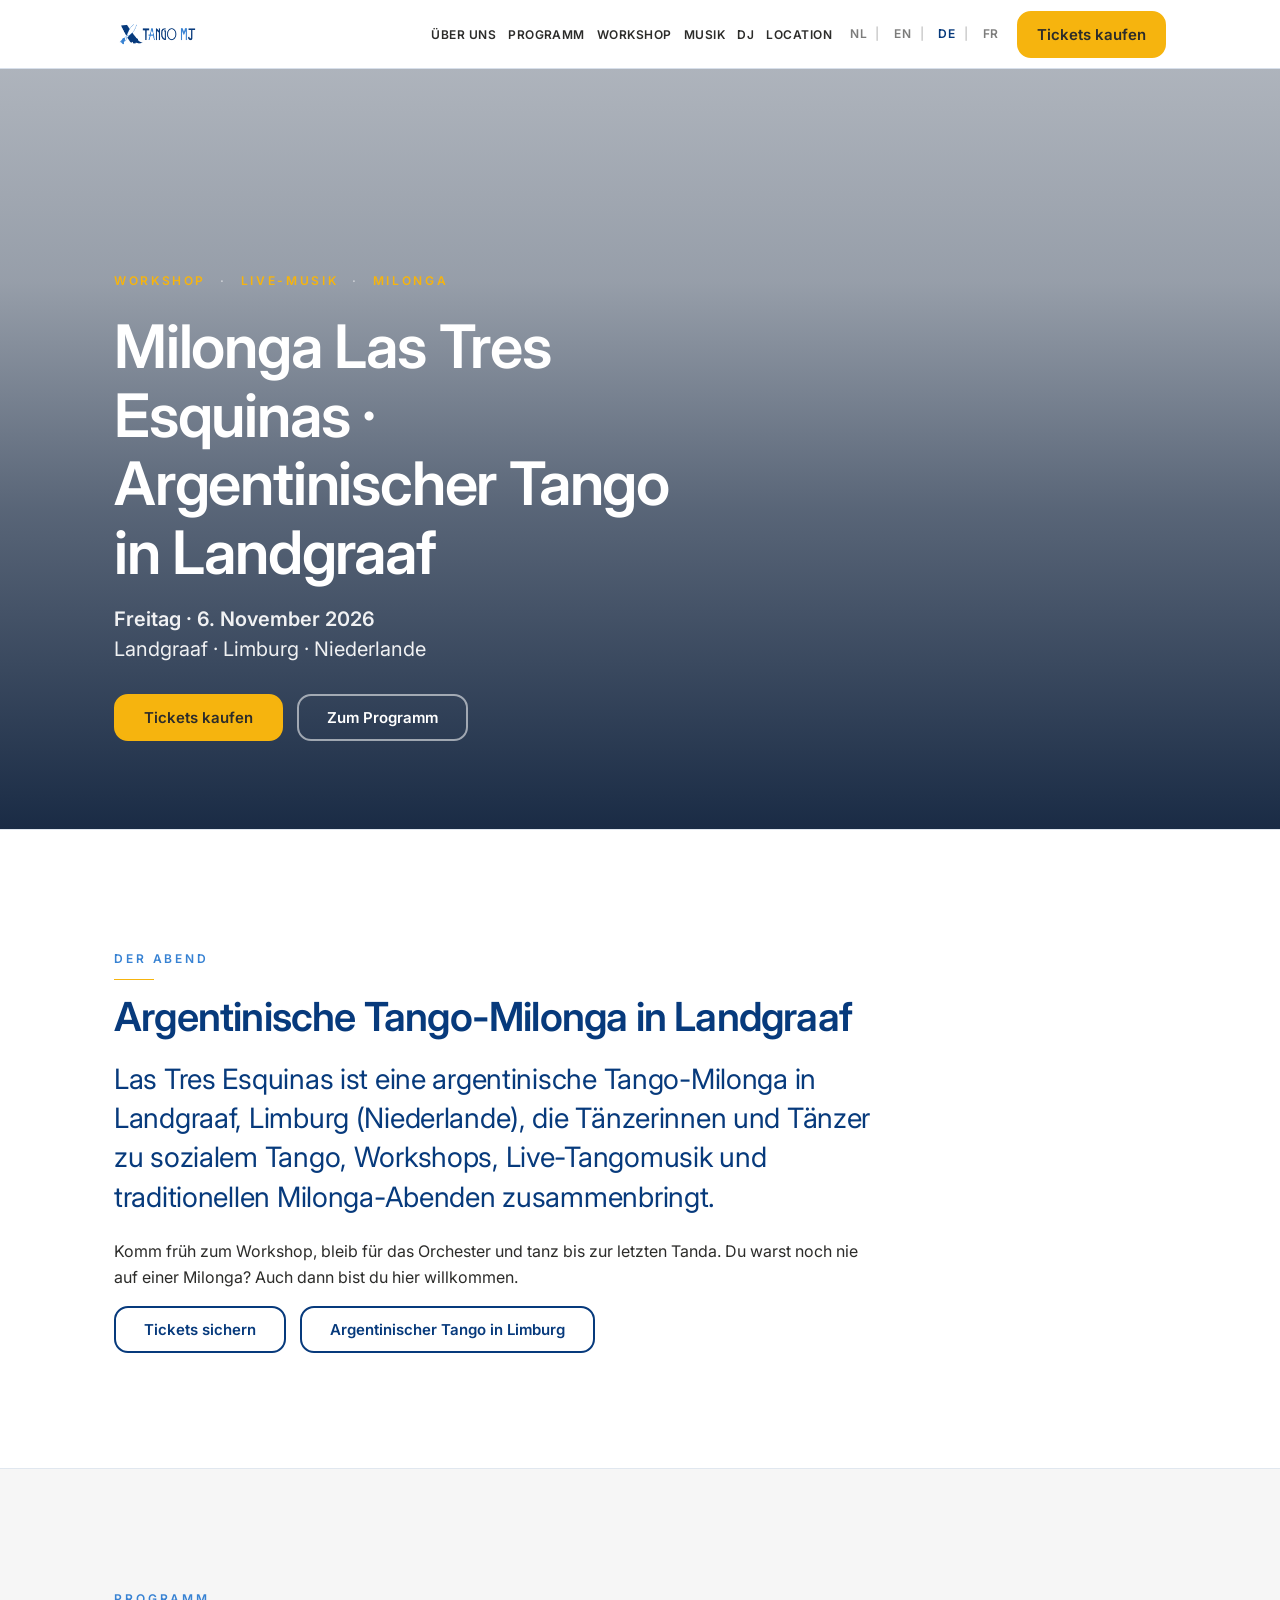
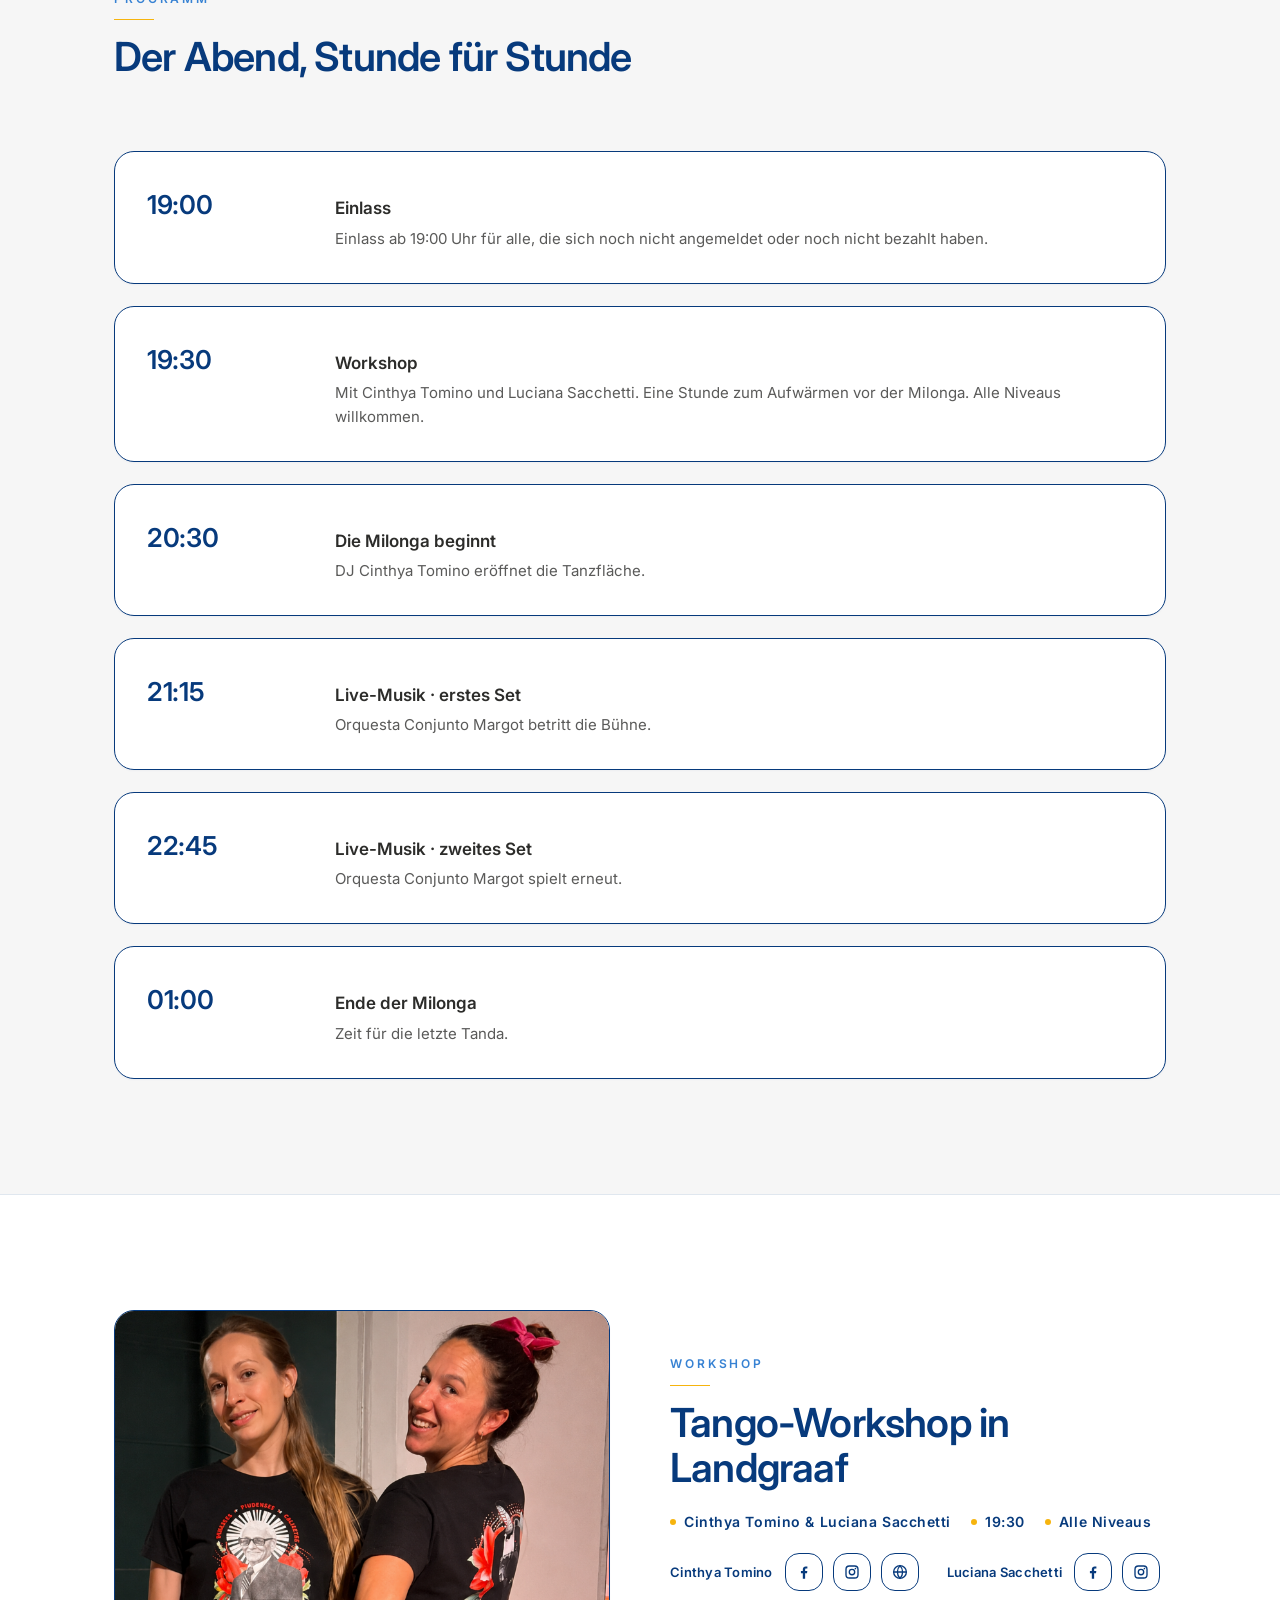
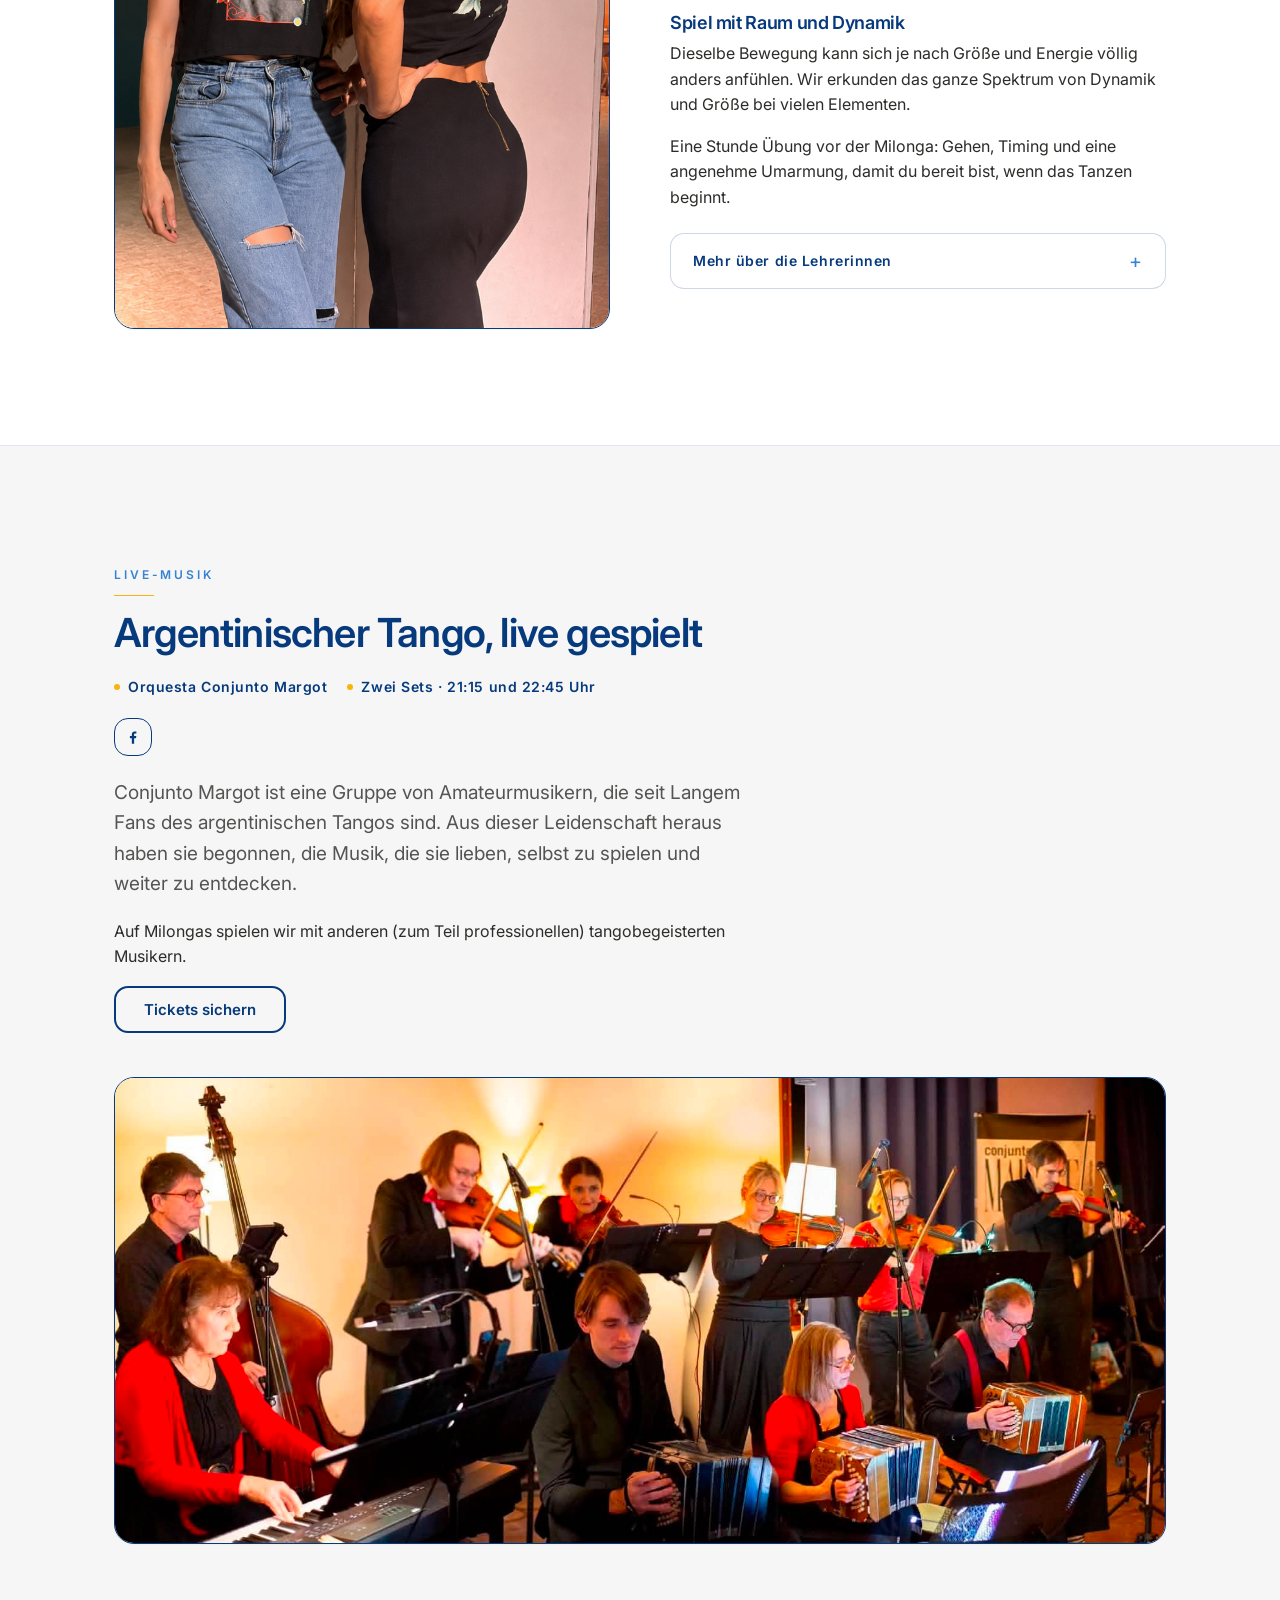
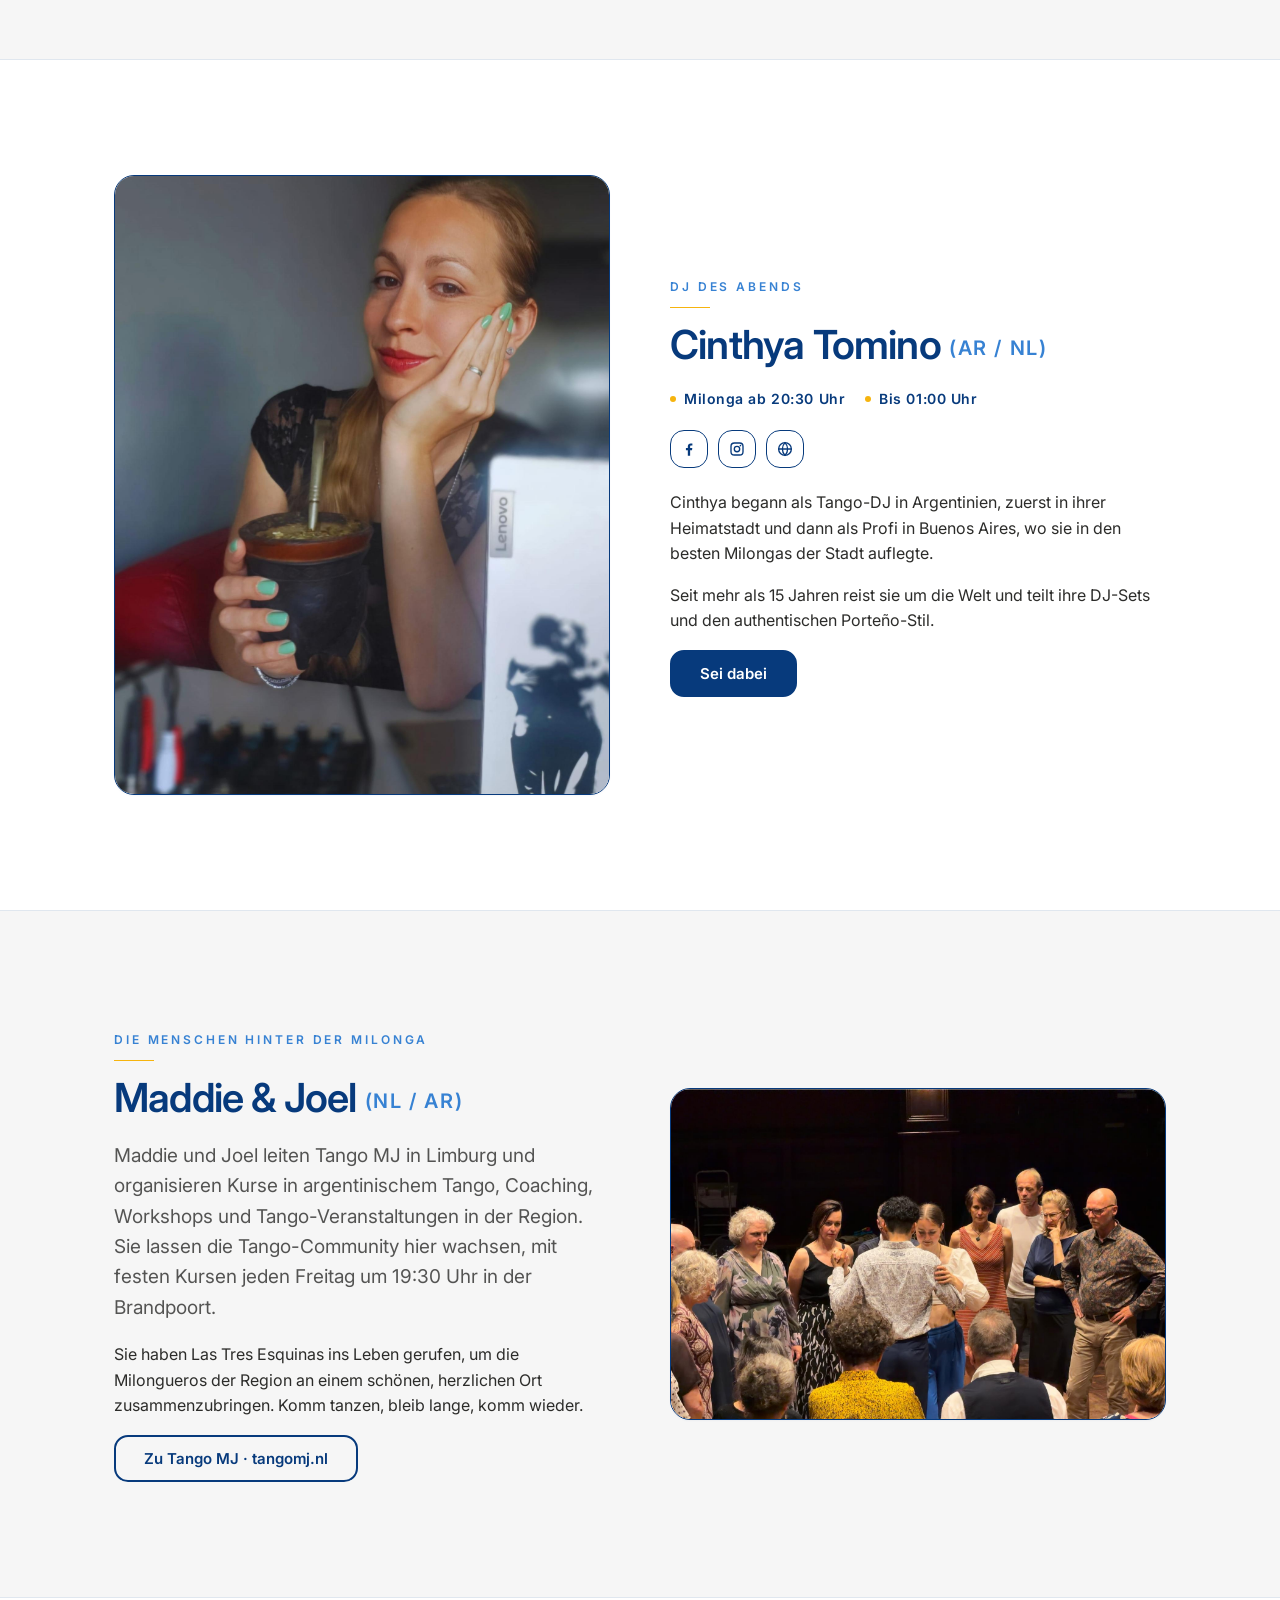
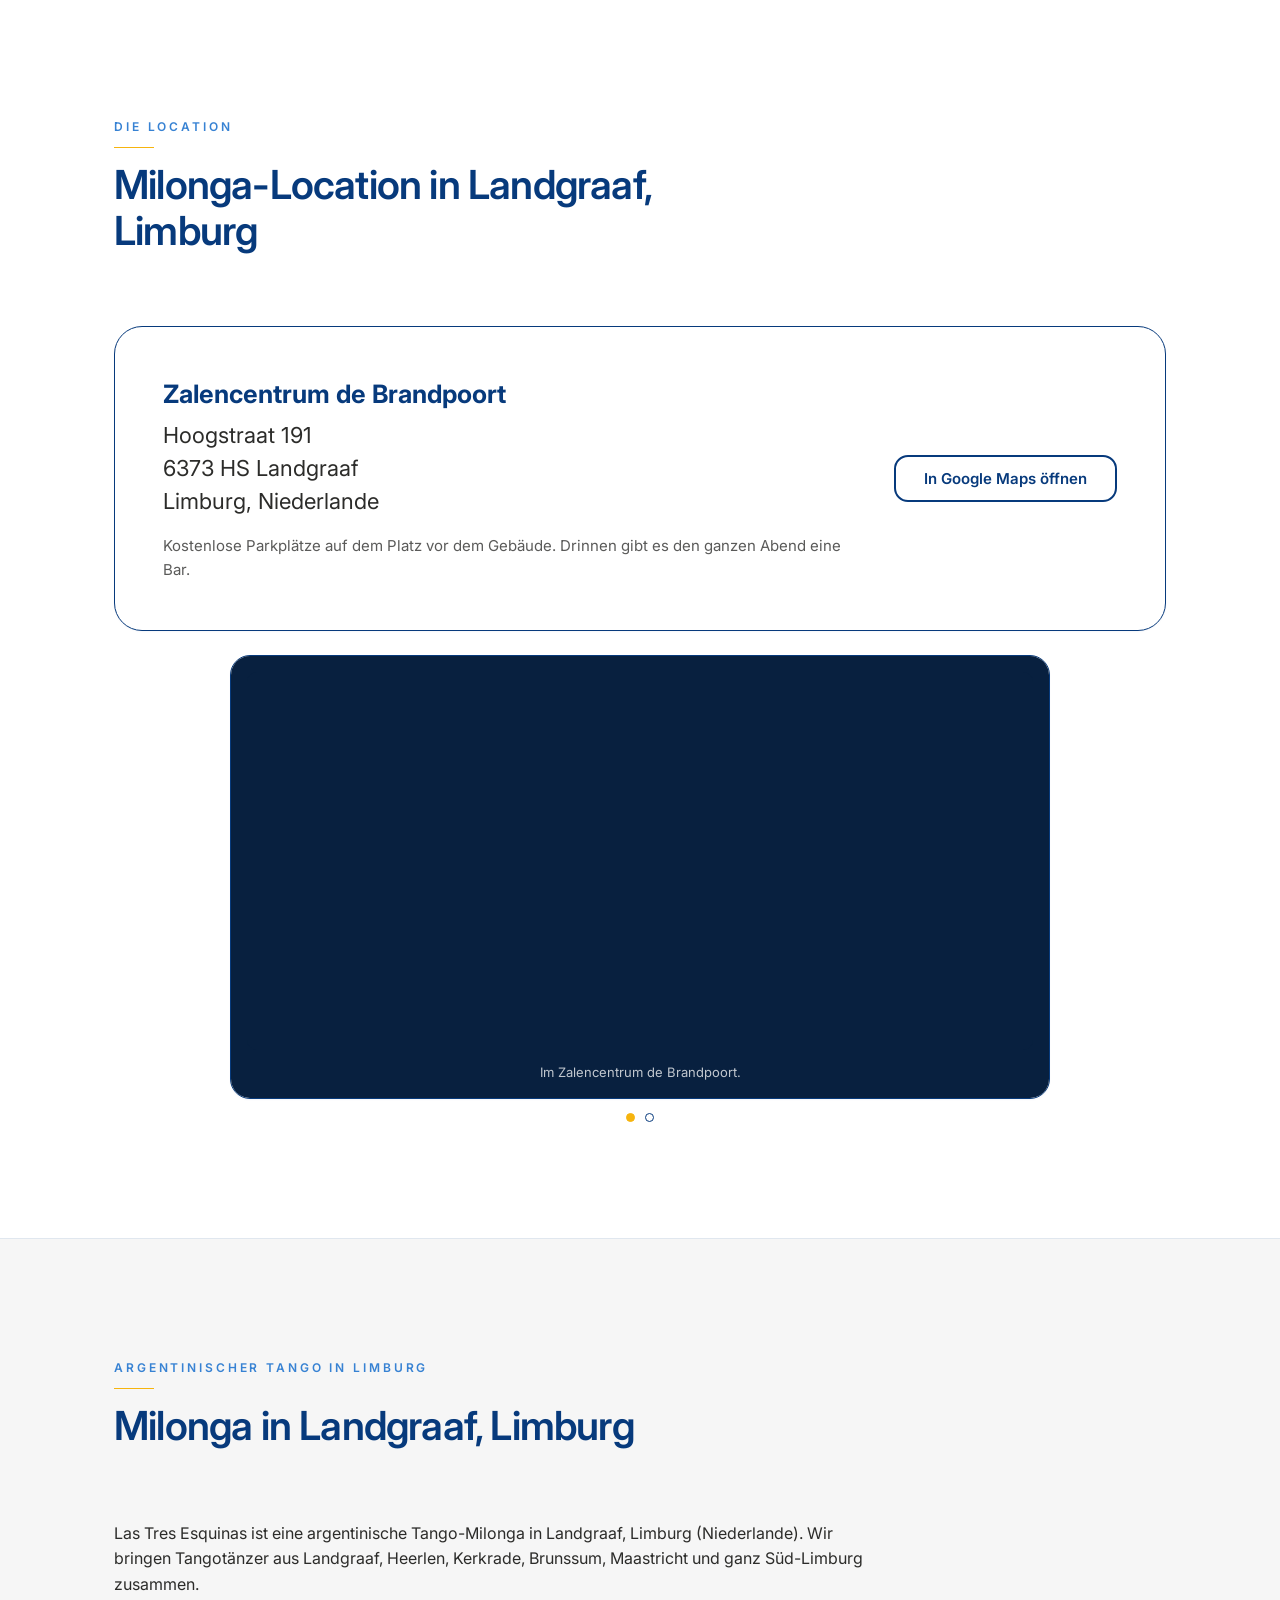
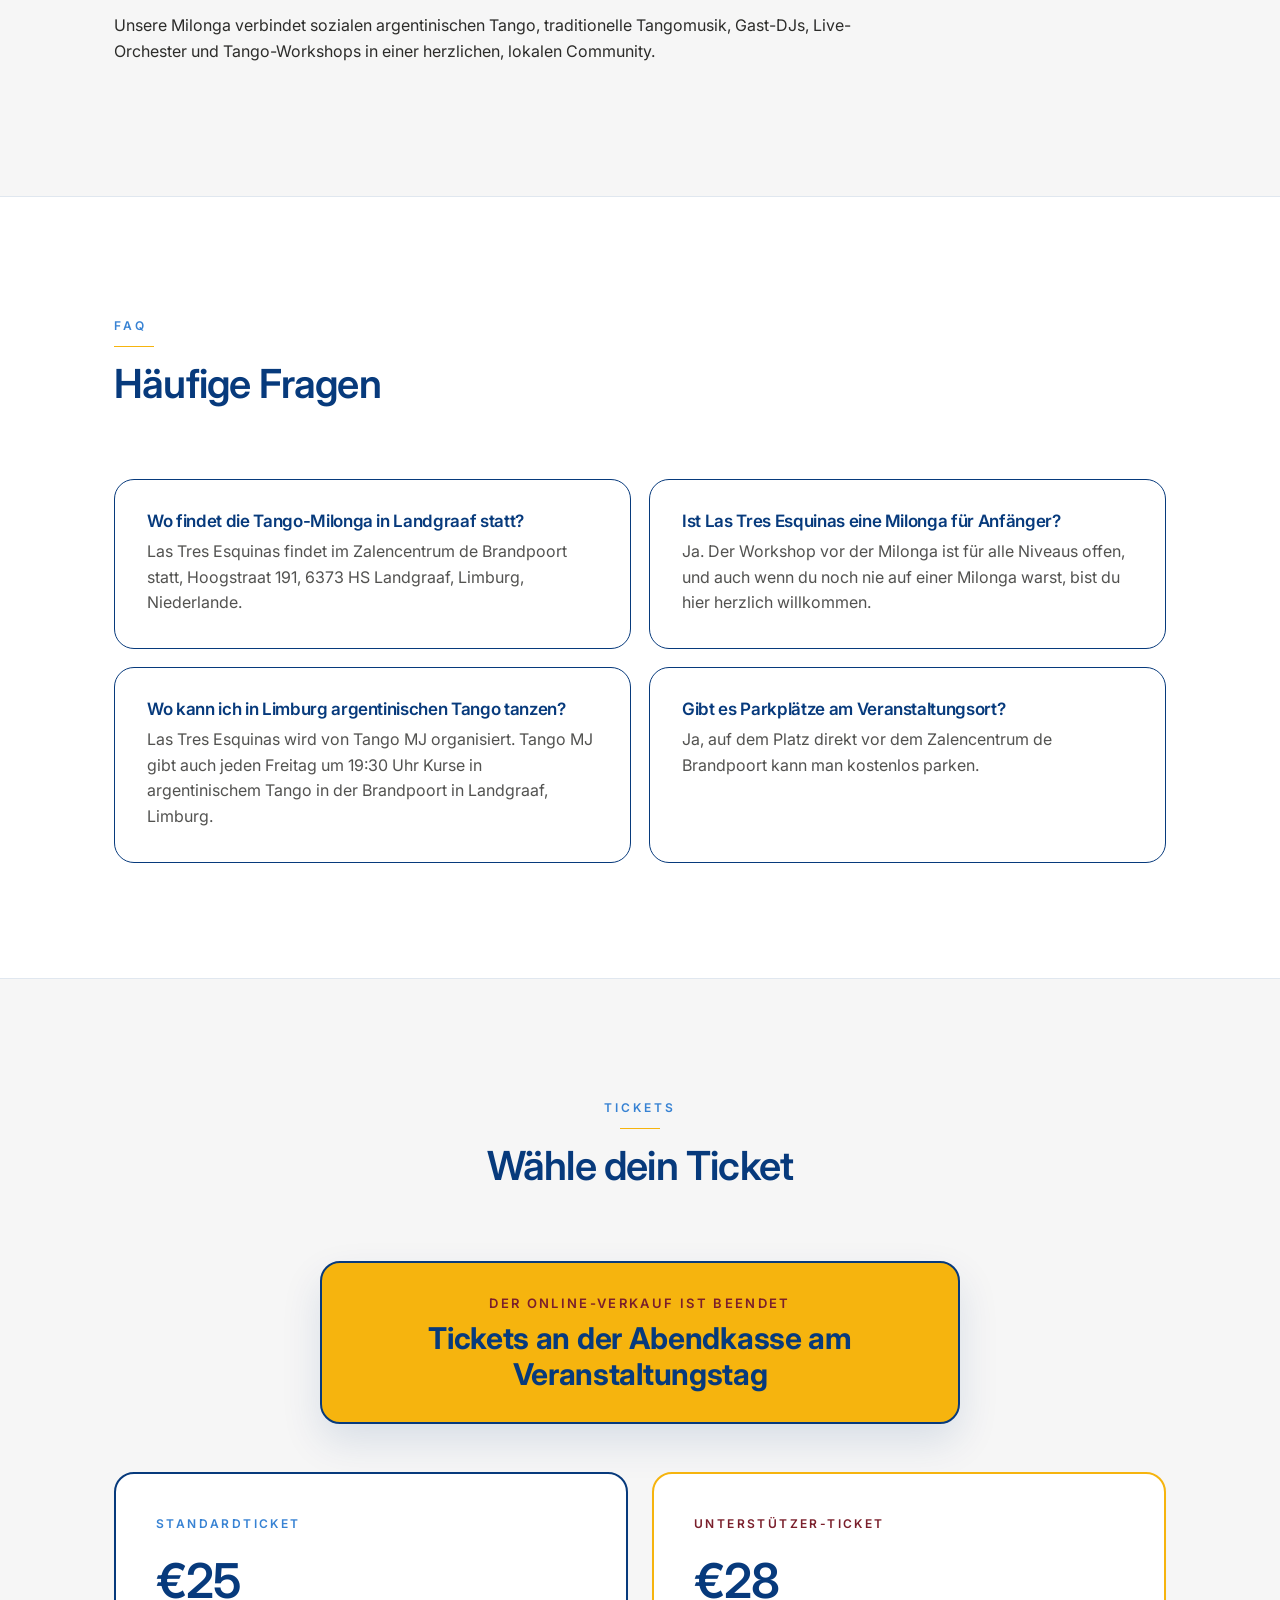
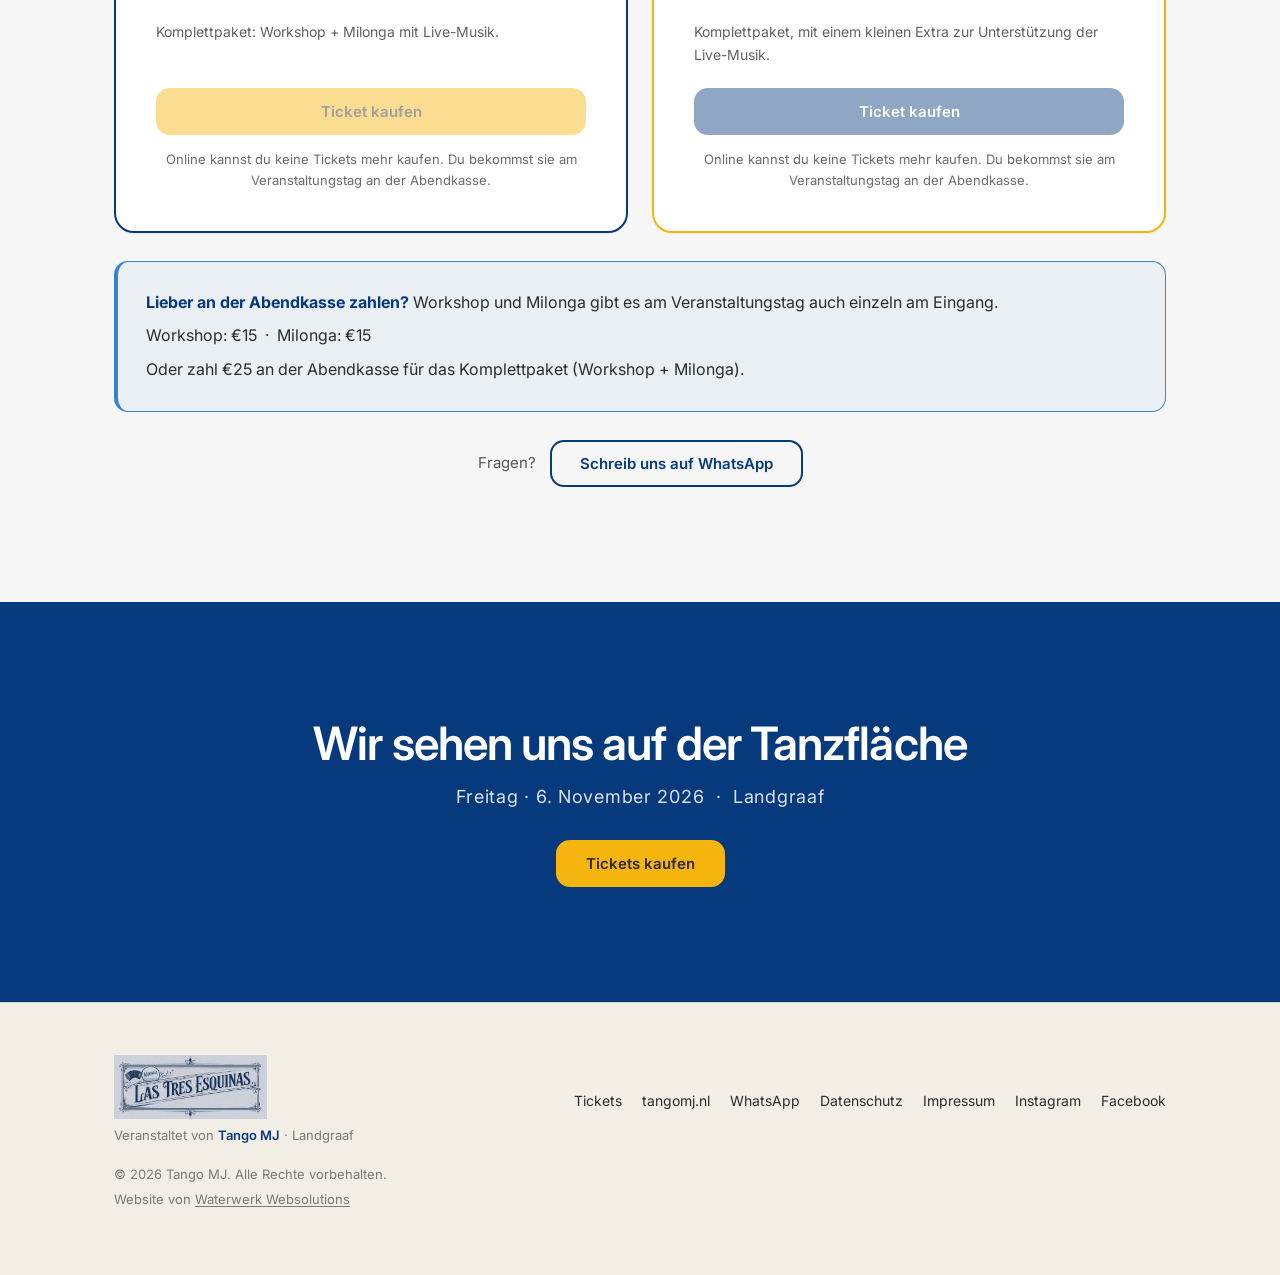
<file: de/index.html>
<!doctype html>
<html lang="de">
  <head>
    <meta charset="utf-8" />
    <meta name="viewport" content="width=device-width, initial-scale=1" />

    <title>Milonga Landgraaf | Argentinischer Tango in Limburg · Las Tres Esquinas</title>
    <meta
      name="description"
      content="Milonga in Landgraaf, Limburg (Niederlande). Las Tres Esquinas bringt argentinischen Tango, Tanzabende, Workshops und Live-Tangomusik nach Süd-Limburg."
    />
    <link rel="canonical" href="https://lastresesquinas.nl/de" />
    <link rel="alternate" hreflang="en" href="https://lastresesquinas.nl/" />
    <link rel="alternate" hreflang="nl" href="https://lastresesquinas.nl/nl" />
    <link rel="alternate" hreflang="de" href="https://lastresesquinas.nl/de" />
    <link rel="alternate" hreflang="fr" href="https://lastresesquinas.nl/fr" />
    <link rel="alternate" hreflang="x-default" href="https://lastresesquinas.nl/" />

    <link rel="icon" type="image/png" href="/img/icon.png" />
    <link rel="apple-touch-icon" href="/img/icon.png" />

    <!-- Open Graph -->
    <meta property="og:type" content="website" />
    <meta property="og:locale" content="de_DE" />
    <meta property="og:title" content="Milonga Las Tres Esquinas · Argentinischer Tango in Landgraaf" />
    <meta
      property="og:description"
      content="Argentinische Tango-Milonga in Landgraaf, Limburg (Niederlande), mit Tanzabend, Workshops und Live-Tangomusik."
    />
    <meta property="og:url" content="https://lastresesquinas.nl/de" />
    <meta property="og:image" content="https://lastresesquinas.nl/img/organizadores.jpg" />
    <meta name="twitter:card" content="summary_large_image" />

    <link rel="preconnect" href="https://fonts.googleapis.com" />
    <link rel="preconnect" href="https://fonts.gstatic.com" crossorigin />
    <link
      rel="stylesheet"
      href="https://fonts.googleapis.com/css2?family=Inter:wght@400;500;600;700&display=swap"
    />
    <link rel="stylesheet" href="/css/styles.css" />

    <script type="application/ld+json">
      {
        "@context": "https://schema.org",
        "@type": "DanceEvent",
        "name": "Milonga Las Tres Esquinas",
        "description": "Argentinische Tango-Milonga in Landgraaf, Limburg (Niederlande), mit Tango-Workshop, Live-Musik von Orquesta Conjunto Margot und DJ Cinthya Tomino.",
        "url": "https://lastresesquinas.nl/de",
        "image": [
          "https://lastresesquinas.nl/img/organizadores.jpg",
          "https://lastresesquinas.nl/img/orquesta.jpg",
          "https://lastresesquinas.nl/img/dj.jpg"
        ],
        "startDate": "2026-11-06T19:30:00+01:00",
        "endDate": "2026-11-07T01:00:00+01:00",
        "eventAttendanceMode": "https://schema.org/OfflineEventAttendanceMode",
        "eventStatus": "https://schema.org/EventScheduled",
        "location": {
          "@type": "Place",
          "name": "Zalencentrum de Brandpoort",
          "address": {
            "@type": "PostalAddress",
            "streetAddress": "Hoogstraat 191",
            "postalCode": "6373 HS",
            "addressLocality": "Landgraaf",
            "addressRegion": "Limburg",
            "addressCountry": "NL"
          }
        },
        "performer": [
          { "@type": "MusicGroup", "name": "Orquesta Conjunto Margot" },
          { "@type": "Person", "name": "Cinthya Tomino" }
        ],
        "organizer": { "@type": "Organization", "name": "Tango MJ", "url": "https://tangomj.nl/" },
        "offers": [
          {
            "@type": "Offer",
            "name": "Standardticket",
            "price": "25",
            "priceCurrency": "EUR",
            "availability": "https://schema.org/InStock",
            "url": "https://buy.stripe.com/8x200i0NX9LU2fvdDG4Rq0i"
          },
          {
            "@type": "Offer",
            "name": "Unterstützer-Ticket",
            "price": "28",
            "priceCurrency": "EUR",
            "availability": "https://schema.org/InStock",
            "url": "https://buy.stripe.com/4gM7sKcwFbU2bQ56be4Rq0g"
          }
        ]
      }
    </script>

    <script type="application/ld+json">
      {
        "@context": "https://schema.org",
        "@type": "FAQPage",
        "mainEntity": [
          {
            "@type": "Question",
            "name": "Wo findet die Tango-Milonga in Landgraaf statt?",
            "acceptedAnswer": {
              "@type": "Answer",
              "text": "Las Tres Esquinas findet im Zalencentrum de Brandpoort statt, Hoogstraat 191, 6373 HS Landgraaf, Limburg, Niederlande."
            }
          },
          {
            "@type": "Question",
            "name": "Ist Las Tres Esquinas eine Milonga für Anfänger?",
            "acceptedAnswer": {
              "@type": "Answer",
              "text": "Ja. Der Workshop vor der Milonga ist für alle Niveaus offen, und auch wenn du noch nie auf einer Milonga warst, bist du hier herzlich willkommen."
            }
          },
          {
            "@type": "Question",
            "name": "Wo kann ich in Limburg argentinischen Tango tanzen?",
            "acceptedAnswer": {
              "@type": "Answer",
              "text": "Las Tres Esquinas wird von Tango MJ organisiert. Tango MJ gibt auch jeden Freitag um 19:30 Uhr Kurse in argentinischem Tango in der Brandpoort in Landgraaf, Limburg."
            }
          },
          {
            "@type": "Question",
            "name": "Gibt es Parkplätze am Veranstaltungsort?",
            "acceptedAnswer": {
              "@type": "Answer",
              "text": "Ja, auf dem Platz direkt vor dem Zalencentrum de Brandpoort kann man kostenlos parken."
            }
          }
        ]
      }
    </script>
  </head>

  <body>
    <a class="skip-link" href="#main">Zum Inhalt springen</a>

    <!-- Icon sprite (Facebook / Instagram / website) -->
    <svg width="0" height="0" style="position: absolute" aria-hidden="true" focusable="false">
      <symbol id="i-facebook" viewBox="0 0 24 24">
        <path
          fill="currentColor"
          d="M13.5 21v-7.5h2.53l.38-2.94H13.5V8.68c0-.85.24-1.43 1.46-1.43h1.56V4.62c-.27-.04-1.2-.12-2.28-.12-2.26 0-3.8 1.38-3.8 3.9v2.17H7.9v2.94h2.53V21z"
        />
      </symbol>
      <symbol
        id="i-instagram"
        viewBox="0 0 24 24"
        fill="none"
        stroke="currentColor"
        stroke-width="1.8"
      >
        <rect x="4" y="4" width="16" height="16" rx="4.5" />
        <circle cx="12" cy="12" r="3.6" />
        <circle cx="16.6" cy="7.4" r="1.1" fill="currentColor" stroke="none" />
      </symbol>
      <symbol
        id="i-web"
        viewBox="0 0 24 24"
        fill="none"
        stroke="currentColor"
        stroke-width="1.8"
      >
        <circle cx="12" cy="12" r="8.5" />
        <path
          d="M3.5 12h17M12 3.5c2.3 2.4 3.5 5.6 3.5 8.5s-1.2 6.1-3.5 8.5c-2.3-2.4-3.5-5.6-3.5-8.5S9.7 5.9 12 3.5z"
        />
      </symbol>
    </svg>

    <!-- ============ HEADER / NAV ============ -->
    <header class="site-header">
      <div class="container site-header__inner">
        <a class="site-header__brand" href="#top" aria-label="Milonga Las Tres Esquinas, nach oben">
          <img
            class="site-header__logo"
            src="/img/logo_web.png"
            alt="Tango MJ"
            width="2493"
            height="832"
          />
          <span>Las Tres Esquinas</span>
        </a>

        <button
          class="nav-toggle"
          type="button"
          aria-label="Menü öffnen"
          aria-expanded="false"
          aria-controls="site-nav"
          data-nav-toggle
        >
          <span class="nav-toggle__bar" aria-hidden="true"></span>
          <span class="nav-toggle__bar" aria-hidden="true"></span>
          <span class="nav-toggle__bar" aria-hidden="true"></span>
        </button>

        <nav id="site-nav" class="site-nav" aria-label="Hauptmenü" data-nav>
          <ul class="site-nav__list">
            <li><a href="#about">Über uns</a></li>
            <li><a href="#program">Programm</a></li>
            <li><a href="#workshop">Workshop</a></li>
            <li><a href="#music">Musik</a></li>
            <li><a href="#dj">DJ</a></li>
            <li><a href="#venue">Location</a></li>
          </ul>
          <div class="lang-switch" role="group" aria-label="Sprache">
            <a class="lang-switch__item" href="/nl" hreflang="nl" lang="nl" title="Nederlands">NL</a>
            <a class="lang-switch__item" href="/" hreflang="en" lang="en" title="English">EN</a>
            <a class="lang-switch__item is-active" href="/de" lang="de" aria-current="page" title="Deutsch">DE</a>
            <a class="lang-switch__item" href="/fr" hreflang="fr" lang="fr" title="Français">FR</a>
          </div>
          <a class="btn btn--primary" href="#tickets">Tickets kaufen</a>
        </nav>
      </div>
    </header>

    <main id="main">
      <span id="top"></span>

      <!-- ============ 1. HERO ============ -->
      <section class="hero" aria-labelledby="hero-heading">
        <div class="hero__media" data-hero-slides>
          <div class="hero__slide hero__slide--video is-active">
            <video
              data-hero-video
              src="/img/video-bp.mp4"
              autoplay
              muted
              loop
              playsinline
              preload="auto"
              width="464"
              height="832"
            ></video>
          </div>
          <div class="hero__slide">
            <img
              src="/img/organizadores.jpg"
              alt="Tangotänzer bei der Milonga Las Tres Esquinas in Landgraaf"
              width="1924"
              height="1082"
              fetchpriority="high"
            />
          </div>
          <div class="hero__slide">
            <img
              src="/img/profes.png"
              alt="Cinthya Tomino und Luciana Sacchetti, die Lehrerinnen des Workshops"
              width="768"
              height="1024"
              loading="lazy"
            />
          </div>
          <div class="hero__slide">
            <img
              src="/img/orquesta.jpg"
              alt="Orquesta Conjunto Margot spielt live argentinischen Tango in Landgraaf"
              width="1723"
              height="763"
              loading="lazy"
            />
          </div>
          <div class="hero__slide">
            <img
              src="/img/dj.jpg"
              alt="Cinthya Tomino als DJ bei einer argentinischen Tango-Milonga in Landgraaf"
              width="1601"
              height="2048"
              loading="lazy"
            />
          </div>
        </div>
        <div class="container">
          <p class="hero__kicker">
            <span>Workshop</span><span>Live-Musik</span><span>Milonga</span>
          </p>
          <h1 id="hero-heading">
            Milonga Las Tres Esquinas · Argentinischer Tango in Landgraaf
          </h1>
          <p class="hero__meta">
            <strong>Freitag · 6. November 2026</strong>
            Landgraaf · Limburg · Niederlande
          </p>
          <div class="hero__actions">
            <a class="btn btn--primary" href="#tickets">Tickets kaufen</a>
            <a class="btn btn--ghost" href="#program">Zum Programm</a>
          </div>
        </div>
      </section>

      <!-- ============ 2. ABOUT / THE NIGHT ============ -->
      <section id="about" class="section section--tint" aria-labelledby="about-heading">
        <div class="container">
          <div class="about" data-reveal>
            <span class="eyebrow">Der Abend</span>
            <h2 id="about-heading">Argentinische Tango-Milonga in Landgraaf</h2>
            <p class="about__statement">
              Las Tres Esquinas ist eine argentinische Tango-Milonga in
              Landgraaf, Limburg (Niederlande), die Tänzerinnen und Tänzer zu
              sozialem Tango, Workshops, Live-Tangomusik und traditionellen
              Milonga-Abenden zusammenbringt.
            </p>
            <p>
              Komm früh zum Workshop, bleib für das Orchester und tanz bis zur
              letzten Tanda. Du warst noch nie auf einer Milonga? Auch dann bist
              du hier willkommen.
            </p>
            <div class="about__actions">
              <a class="btn btn--outline" href="#tickets">Tickets sichern</a>
              <a class="btn btn--outline" href="#tango-limburg">Argentinischer Tango in Limburg</a>
            </div>
          </div>
        </div>
      </section>

      <!-- ============ 3. PROGRAM ============ -->
      <section id="program" class="section" aria-labelledby="program-heading">
        <div class="container">
          <div class="section-head" data-reveal>
            <span class="eyebrow">Programm</span>
            <h2 id="program-heading">Der Abend, Stunde für Stunde</h2>
          </div>

          <div class="timeline stagger">
            <div class="timeline__item" data-reveal>
              <div class="timeline__time">19:00</div>
              <div>
                <p class="timeline__title">Einlass</p>
                <p class="timeline__detail">
                  Einlass ab 19:00 Uhr für alle, die sich noch nicht angemeldet
                  oder noch nicht bezahlt haben.
                </p>
              </div>
            </div>
            <div class="timeline__item" data-reveal>
              <div class="timeline__time">19:30</div>
              <div>
                <p class="timeline__title">Workshop</p>
                <p class="timeline__detail">
                  Mit Cinthya Tomino und Luciana Sacchetti. Eine Stunde zum
                  Aufwärmen vor der Milonga. Alle Niveaus willkommen.
                </p>
              </div>
            </div>
            <div class="timeline__item" data-reveal>
              <div class="timeline__time">20:30</div>
              <div>
                <p class="timeline__title">Die Milonga beginnt</p>
                <p class="timeline__detail">
                  DJ Cinthya Tomino eröffnet die Tanzfläche.
                </p>
              </div>
            </div>
            <div class="timeline__item" data-reveal>
              <div class="timeline__time">21:15</div>
              <div>
                <p class="timeline__title">Live-Musik · erstes Set</p>
                <p class="timeline__detail">
                  Orquesta Conjunto Margot betritt die Bühne.
                </p>
              </div>
            </div>
            <div class="timeline__item" data-reveal>
              <div class="timeline__time">22:45</div>
              <div>
                <p class="timeline__title">Live-Musik · zweites Set</p>
                <p class="timeline__detail">
                  Orquesta Conjunto Margot spielt erneut.
                </p>
              </div>
            </div>
            <div class="timeline__item" data-reveal>
              <div class="timeline__time">01:00</div>
              <div>
                <p class="timeline__title">Ende der Milonga</p>
                <p class="timeline__detail">Zeit für die letzte Tanda.</p>
              </div>
            </div>
          </div>
        </div>
      </section>

      <!-- ============ 4. WORKSHOP ============ -->
      <section id="workshop" class="section section--tint" aria-labelledby="workshop-heading">
        <div class="container">
          <div class="feature feature--reverse">
            <div class="feature__media feature__media--portrait" data-reveal="left">
              <img
                src="/img/profes.png"
                alt="Cinthya Tomino und Luciana Sacchetti, die Lehrerinnen des Workshops"
                width="768"
                height="1024"
                loading="lazy"
              />
            </div>
            <div class="feature__body" data-reveal>
              <span class="eyebrow">Workshop</span>
              <h2 id="workshop-heading">Tango-Workshop in Landgraaf</h2>
              <p class="meta-line">
                <span>Cinthya Tomino &amp; Luciana Sacchetti</span><span>19:30</span><span>Alle Niveaus</span>
              </p>
              <div class="artist-links-row">
                <div class="artist-links-group">
                  <span class="artist-links-group__name">Cinthya Tomino</span>
                  <ul class="artist-links">
                    <li>
                      <a href="https://www.facebook.com/CinTomino/" target="_blank" rel="noopener" aria-label="Cinthya Tomino auf Facebook"><svg class="ic"><use href="#i-facebook" /></svg></a>
                    </li>
                    <li>
                      <a href="https://www.instagram.com/cintomino" target="_blank" rel="noopener" aria-label="Cinthya Tomino auf Instagram"><svg class="ic"><use href="#i-instagram" /></svg></a>
                    </li>
                    <li>
                      <a href="https://www.cintominotango.com" target="_blank" rel="noopener" aria-label="Website von Cinthya Tomino"><svg class="ic"><use href="#i-web" /></svg></a>
                    </li>
                  </ul>
                </div>
                <div class="artist-links-group">
                  <span class="artist-links-group__name">Luciana Sacchetti</span>
                  <ul class="artist-links">
                    <li>
                      <a href="https://www.facebook.com/lu.sacchetti/" target="_blank" rel="noopener" aria-label="Luciana Sacchetti auf Facebook"><svg class="ic"><use href="#i-facebook" /></svg></a>
                    </li>
                    <li>
                      <a href="https://www.instagram.com/lusacchetti" target="_blank" rel="noopener" aria-label="Luciana Sacchetti auf Instagram"><svg class="ic"><use href="#i-instagram" /></svg></a>
                    </li>
                  </ul>
                </div>
              </div>
              <h3 class="feature__topic">Spiel mit Raum und Dynamik</h3>
              <p>
                Dieselbe Bewegung kann sich je nach Größe und Energie völlig
                anders anfühlen. Wir erkunden das ganze Spektrum von Dynamik und
                Größe bei vielen Elementen.
              </p>
              <p>
                Eine Stunde Übung vor der Milonga: Gehen, Timing und eine
                angenehme Umarmung, damit du bereit bist, wenn das Tanzen
                beginnt.
              </p>

              <details class="disclosure">
                <summary>Mehr über die Lehrerinnen</summary>
                <div class="disclosure__body">
                  <h3>Luciana Sacchetti</h3>
                  <p>
                    Tänzerin, Kunstturnerin, Athletin und Zirkusartistin. Vor 15
                    Jahren kam sie in Mar del Plata, Argentinien, zum Tango. Sie
                    begann sofort, Unterricht bei international bekannten
                    Meistern und Künstlern zu nehmen, und reist bis heute nach
                    Europa und Argentinien, um ihr Wissen über diesen Tanz immer
                    weiter zu vertiefen. Sie wird nach Argentinien, Italien, in
                    die USA und in die Niederlande eingeladen, um mit
                    verschiedenen Künstlern zu unterrichten und aufzutreten.
                  </p>
                  <h3>Cinthya Tomino</h3>
                  <p>
                    Professionelle Tangotänzerin aus Argentinien. Cinthya begann
                    schon als Kind mit dem Tango und erhielt früh ihre
                    künstlerische Ausbildung bei einigen der bekanntesten
                    Tangomeister in Buenos Aires, wo sie sich in beiden Rollen
                    entwickelte: als Führende und als Folgende. Nach Auftritten in
                    einigen der renommiertesten Theater und bekanntesten Milongas
                    von Buenos Aires unterrichtet und tanzt sie seit mehr als 15
                    Jahren in verschiedenen Ländern. Als Lehrerin, Tänzerin und
                    Tango-DJ teilt sie die Traditionen, die Kultur und die
                    Leidenschaft des argentinischen Tangos.
                  </p>
                  <h3>Milonga El Colectivo</h3>
                  <p>
                    Cinthya Tomino und Luciana Sacchetti gehören zu El Colectivo,
                    einem Tangoprojekt in Rotterdam, das die Milonga &bdquo;El
                    Colectivo&ldquo; veranstaltet: ein monatliches Treffen rund
                    um den argentinischen Tango, mit traditioneller Musik, Tanz
                    und einem Treffpunkt für die Tango-Community. Sie findet jeden
                    vierten Freitag im Monat in Rotterdam statt.
                  </p>
                </div>
              </details>
            </div>
          </div>
        </div>
      </section>

      <!-- ============ 5. LIVE MUSIC ============ -->
      <section id="music" class="section" aria-labelledby="music-heading">
        <div class="container">
          <div class="music-head">
            <div data-reveal>
              <span class="eyebrow">Live-Musik</span>
              <h2 id="music-heading">Argentinischer Tango, live gespielt</h2>
              <p class="meta-line">
                <span>Orquesta Conjunto Margot</span><span>Zwei Sets · 21:15 und 22:45 Uhr</span>
              </p>
              <ul class="artist-links">
                <li>
                  <a href="https://www.facebook.com/people/Conjunto-Margot/61581234227442/" target="_blank" rel="noopener" aria-label="Conjunto Margot auf Facebook"><svg class="ic"><use href="#i-facebook" /></svg></a>
                </li>
              </ul>
              <p class="lead">
                Conjunto Margot ist eine Gruppe von Amateurmusikern, die seit
                Langem Fans des argentinischen Tangos sind. Aus dieser
                Leidenschaft heraus haben sie begonnen, die Musik, die sie
                lieben, selbst zu spielen und weiter zu entdecken.
              </p>
              <p>
                Auf Milongas spielen wir mit anderen (zum Teil professionellen)
                tangobegeisterten Musikern.
              </p>
              <p>
                <a class="btn btn--outline" href="#tickets">Tickets sichern</a>
              </p>
            </div>
          </div>

          <figure class="band-figure" data-reveal>
            <img
              src="/img/orquesta.jpg"
              alt="Orquesta Conjunto Margot spielt live argentinischen Tango, mit Bandoneons, Geigen, Klavier und Kontrabass"
              width="1723"
              height="763"
              loading="lazy"
            />
          </figure>
        </div>
      </section>

      <!-- ============ 6. DJ ============ -->
      <section id="dj" class="section section--tint" aria-labelledby="dj-heading">
        <div class="container">
          <div class="feature feature--reverse">
            <div class="feature__media feature__media--portrait" data-reveal="left">
              <img
                src="/img/dj.jpg"
                alt="Cinthya Tomino als DJ bei einer argentinischen Tango-Milonga in Landgraaf"
                width="1601"
                height="2048"
                loading="lazy"
              />
            </div>
            <div class="feature__body" data-reveal>
              <span class="eyebrow">DJ des Abends</span>
              <h2 id="dj-heading">Cinthya Tomino <span class="dj-origin">(AR / NL)</span></h2>
              <p class="meta-line">
                <span>Milonga ab 20:30 Uhr</span><span>Bis 01:00 Uhr</span>
              </p>
              <ul class="artist-links">
                <li>
                  <a href="https://www.facebook.com/CinTomino/" target="_blank" rel="noopener" aria-label="Cinthya Tomino auf Facebook"><svg class="ic"><use href="#i-facebook" /></svg></a>
                </li>
                <li>
                  <a href="https://www.instagram.com/cintomino" target="_blank" rel="noopener" aria-label="Cinthya Tomino auf Instagram"><svg class="ic"><use href="#i-instagram" /></svg></a>
                </li>
                <li>
                  <a href="https://www.cintominotango.com" target="_blank" rel="noopener" aria-label="Website von Cinthya Tomino"><svg class="ic"><use href="#i-web" /></svg></a>
                </li>
              </ul>
              <p>
                Cinthya begann als Tango-DJ in Argentinien, zuerst in ihrer
                Heimatstadt und dann als Profi in Buenos Aires, wo sie in den
                besten Milongas der Stadt auflegte.
              </p>
              <p>
                Seit mehr als 15 Jahren reist sie um die Welt und teilt ihre
                DJ-Sets und den authentischen Porteño-Stil.
              </p>
              <p>
                <a class="btn btn--secondary" href="#tickets">Sei dabei</a>
              </p>
            </div>
          </div>
        </div>
      </section>

      <!-- ============ 7. ORGANIZERS ============ -->
      <section id="organizers" class="section" aria-labelledby="organizers-heading">
        <div class="container">
          <div class="feature">
            <div class="feature__body" data-reveal>
              <span class="eyebrow">Die Menschen hinter der Milonga</span>
              <h2 id="organizers-heading">
                Maddie &amp; Joel <span class="dj-origin">(NL / AR)</span>
              </h2>
              <p class="lead">
                Maddie und Joel leiten Tango MJ in Limburg und organisieren
                Kurse in argentinischem Tango, Coaching, Workshops und
                Tango-Veranstaltungen in der Region. Sie lassen die
                Tango-Community hier wachsen, mit festen Kursen jeden Freitag um
                19:30 Uhr in der Brandpoort.
              </p>
              <p>
                Sie haben Las Tres Esquinas ins Leben gerufen, um die
                Milongueros der Region an einem schönen, herzlichen Ort
                zusammenzubringen. Komm tanzen, bleib lange, komm wieder.
              </p>
              <p>
                <a class="btn btn--outline" href="https://www.tangomj.nl/de/" target="_blank" rel="noopener">
                  Zu Tango MJ · tangomj.nl
                </a>
              </p>
            </div>
            <div class="feature__media feature__media--wide" data-reveal="right">
              <img
                src="/img/organizadores.jpg"
                alt="Eine Tangogruppe von Tango MJ um ein tanzendes Paar in Landgraaf"
                width="1924"
                height="1082"
                loading="lazy"
              />
            </div>
          </div>
        </div>
      </section>

      <!-- ============ 8. VENUE ============ -->
      <section id="venue" class="section section--tint" aria-labelledby="venue-heading">
        <div class="container">
          <div class="section-head" data-reveal>
            <span class="eyebrow">Die Location</span>
            <h2 id="venue-heading">Milonga-Location in Landgraaf, Limburg</h2>
          </div>
          <div class="venue-card" data-reveal>
            <div>
              <address class="venue-card__address">
                <strong>Zalencentrum de Brandpoort</strong>
                Hoogstraat 191<br />
                6373 HS Landgraaf<br />
                Limburg, Niederlande
              </address>
              <p class="venue-card__parking">
                Kostenlose Parkplätze auf dem Platz vor dem Gebäude. Drinnen
                gibt es den ganzen Abend eine Bar.
              </p>
            </div>
            <a
              class="btn btn--outline"
              href="https://maps.app.goo.gl/uze1UyYe35vyduzv8"
              target="_blank"
              rel="noopener"
            >
              In Google Maps öffnen
            </a>
          </div>

          <div class="venue-carousel" data-carousel data-reveal>
            <div
              class="venue-carousel__viewport"
              data-carousel-track
              tabindex="0"
              role="region"
              aria-label="Fotos und Video der Location"
            >
              <figure class="venue-carousel__slide">
                <video
                  class="venue-carousel__media"
                  data-venue-video
                  src="/img/video-bp.mp4"
                  autoplay
                  muted
                  loop
                  playsinline
                  preload="metadata"
                  width="464"
                  height="832"
                ></video>
                <figcaption>Im Zalencentrum de Brandpoort.</figcaption>
              </figure>
              <figure class="venue-carousel__slide">
                <img
                  class="venue-carousel__media"
                  src="/img/parking.webp"
                  alt="Der offene Parkplatz direkt vor dem Zalencentrum de Brandpoort"
                  width="1024"
                  height="483"
                  loading="lazy"
                />
                <figcaption>Kostenlos parken direkt vor dem Eingang.</figcaption>
              </figure>
            </div>
            <div class="venue-carousel__dots" data-carousel-dots aria-label="Bild wählen">
              <button type="button" aria-label="Video der Location zeigen" aria-current="true"></button>
              <button type="button" aria-label="Foto vom Parkplatz zeigen" aria-current="false"></button>
            </div>
          </div>
        </div>
      </section>

      <!-- ============ TANGO IN LIMBURG ============ -->
      <section id="tango-limburg" class="section" aria-labelledby="tango-limburg-heading">
        <div class="container">
          <div class="section-head" data-reveal>
            <span class="eyebrow">Argentinischer Tango in Limburg</span>
            <h2 id="tango-limburg-heading">Milonga in Landgraaf, Limburg</h2>
          </div>
          <div class="about" data-reveal>
            <p>
              Las Tres Esquinas ist eine argentinische Tango-Milonga in
              Landgraaf, Limburg (Niederlande). Wir bringen Tangotänzer aus
              Landgraaf, Heerlen, Kerkrade, Brunssum, Maastricht und ganz
              Süd-Limburg zusammen.
            </p>
            <p>
              Unsere Milonga verbindet sozialen argentinischen Tango,
              traditionelle Tangomusik, Gast-DJs, Live-Orchester und
              Tango-Workshops in einer herzlichen, lokalen Community.
            </p>
          </div>
        </div>
      </section>

      <!-- ============ FAQ ============ -->
      <section id="faq" class="section section--tint" aria-labelledby="faq-heading">
        <div class="container">
          <div class="section-head" data-reveal>
            <span class="eyebrow">FAQ</span>
            <h2 id="faq-heading">Häufige Fragen</h2>
          </div>
          <div class="faq-list stagger">
            <div class="faq-item" data-reveal>
              <h3>Wo findet die Tango-Milonga in Landgraaf statt?</h3>
              <p>
                Las Tres Esquinas findet im Zalencentrum de Brandpoort statt,
                Hoogstraat 191, 6373 HS Landgraaf, Limburg, Niederlande.
              </p>
            </div>
            <div class="faq-item" data-reveal>
              <h3>Ist Las Tres Esquinas eine Milonga für Anfänger?</h3>
              <p>
                Ja. Der Workshop vor der Milonga ist für alle Niveaus offen, und
                auch wenn du noch nie auf einer Milonga warst, bist du hier
                herzlich willkommen.
              </p>
            </div>
            <div class="faq-item" data-reveal>
              <h3>Wo kann ich in Limburg argentinischen Tango tanzen?</h3>
              <p>
                Las Tres Esquinas wird von Tango MJ organisiert. Tango MJ gibt
                auch jeden Freitag um 19:30 Uhr Kurse in argentinischem Tango in
                der Brandpoort in Landgraaf, Limburg.
              </p>
            </div>
            <div class="faq-item" data-reveal>
              <h3>Gibt es Parkplätze am Veranstaltungsort?</h3>
              <p>
                Ja, auf dem Platz direkt vor dem Zalencentrum de Brandpoort kann
                man kostenlos parken.
              </p>
            </div>
          </div>
        </div>
      </section>

      <!-- ============ 9. TICKETS ============ -->
      <section id="tickets" class="section" aria-labelledby="tickets-heading">
        <div class="container">
          <div class="section-head section-head--center" data-reveal>
            <span class="eyebrow">Tickets</span>
            <h2 id="tickets-heading">Wähle dein Ticket</h2>
          </div>

          <p class="ticket-banner" data-reveal>
            <span class="ticket-banner__lead">Jedes Online-Ticket ist das Komplettpaket</span>
            <strong class="ticket-banner__main">Workshop <span aria-hidden="true">+</span> Milonga inklusive</strong>
          </p>

          <div class="ticket-grid stagger">
            <!-- Regular -->
            <div class="ticket-card" data-reveal>
              <span class="ticket-card__tag">Standardticket</span>
              <p class="ticket-card__price">€25</p>
              <p class="ticket-card__note">
                Komplettpaket: Workshop + Milonga mit Live-Musik.
              </p>
              <div class="ticket-card__spacer"></div>

              <div class="privacy-row">
                <input
                  type="checkbox"
                  id="pp-regular"
                  data-privacy
                  required
                  aria-describedby="hint-regular"
                />
                <label for="pp-regular">
                  Ich habe die
                  <a
                    href="https://tangomj.nl/privacy-policy/"
                    target="_blank"
                    rel="noopener"
                    >Datenschutzerklärung</a
                  >
                  gelesen und akzeptiere sie
                  <span class="req" aria-hidden="true">*</span>
                  <span class="visually-hidden">(Pflichtfeld)</span>
                </label>
              </div>

              <button
                type="button"
                class="btn btn--primary btn--block"
                data-checkout
                data-checkout-url="https://buy.stripe.com/8x200i0NX9LU2fvdDG4Rq0i"
                aria-controls="pp-regular"
                disabled
              >
                Ticket kaufen
              </button>
              <p class="ticket-hint" id="hint-regular" role="status">
                Akzeptiere die Datenschutzerklärung, um fortzufahren.
              </p>
            </div>

            <!-- Unterstützer-Ticket -->
            <div class="ticket-card ticket-card--supporter" data-reveal>
              <span class="ticket-card__tag">Unterstützer-Ticket</span>
              <p class="ticket-card__price">€28</p>
              <p class="ticket-card__note">
                Komplettpaket, mit einem kleinen Extra zur Unterstützung der Live-Musik.
              </p>
              <div class="ticket-card__spacer"></div>

              <div class="privacy-row">
                <input
                  type="checkbox"
                  id="pp-supporter"
                  data-privacy
                  required
                  aria-describedby="hint-supporter"
                />
                <label for="pp-supporter">
                  Ich habe die
                  <a
                    href="https://tangomj.nl/privacy-policy/"
                    target="_blank"
                    rel="noopener"
                    >Datenschutzerklärung</a
                  >
                  gelesen und akzeptiere sie
                  <span class="req" aria-hidden="true">*</span>
                  <span class="visually-hidden">(Pflichtfeld)</span>
                </label>
              </div>

              <button
                type="button"
                class="btn btn--secondary btn--block"
                data-checkout
                data-checkout-url="https://buy.stripe.com/4gM7sKcwFbU2bQ56be4Rq0g"
                aria-controls="pp-supporter"
                disabled
              >
                Ticket kaufen
              </button>
              <p class="ticket-hint" id="hint-supporter" role="status">
                Akzeptiere die Datenschutzerklärung, um fortzufahren.
              </p>
            </div>
          </div>

          <div class="note" data-reveal>
            <p>
              <strong>Lieber an der Abendkasse zahlen?</strong> Workshop und
              Milonga gibt es am Veranstaltungstag auch einzeln am Eingang.
            </p>
            <p>Workshop: €15 &nbsp;·&nbsp; Milonga: €15</p>
            <p>
              Oder zahl €25 an der Abendkasse für das Komplettpaket (Workshop + Milonga).
            </p>
          </div>

          <p class="ticket-help" data-reveal>
            Fragen?
            <a
              class="btn btn--outline"
              href="https://wa.me/31621710803?text=Hallo%21%20Ich%20habe%20eine%20Frage%20zur%20Milonga%20Las%20Tres%20Esquinas"
              target="_blank"
              rel="noopener"
            >
              Schreib uns auf WhatsApp
            </a>
          </p>
        </div>
      </section>

      <!-- ============ FINAL CTA ============ -->
      <section class="section final-cta" aria-labelledby="final-heading">
        <div class="container" data-reveal>
          <h2 id="final-heading">Wir sehen uns auf der Tanzfläche</h2>
          <p>Freitag · 6. November 2026 &nbsp;·&nbsp; Landgraaf</p>
          <a class="btn btn--primary" href="#tickets">Tickets kaufen</a>
        </div>
      </section>
    </main>

    <!-- ============ FOOTER ============ -->
    <footer class="site-footer">
      <div class="container site-footer__inner">
        <p class="site-footer__brand">
          <img
            class="site-footer__mark"
            src="/img/3-esq.webp"
            alt="Milonga Las Tres Esquinas"
            width="1024"
            height="427"
            loading="lazy"
          />
          <span>Veranstaltet von <a href="https://www.tangomj.nl/de/" target="_blank" rel="noopener">Tango MJ</a> · Landgraaf</span>
        </p>
        <nav class="site-footer__links" aria-label="Footer">
          <a href="#tickets">Tickets</a>
          <a href="https://www.tangomj.nl/de/" target="_blank" rel="noopener">tangomj.nl</a>
          <a href="https://wa.me/31621710803" target="_blank" rel="noopener">WhatsApp</a>
          <a href="https://tangomj.nl/privacy-policy/" target="_blank" rel="noopener">Datenschutz</a>
          <a href="https://tangomj.nl/legal-notice/" target="_blank" rel="noopener">Impressum</a>
          <a href="https://www.instagram.com/tango_mj/" target="_blank" rel="noopener">Instagram</a>
          <a href="https://www.facebook.com/tangomj.experience/" target="_blank" rel="noopener">Facebook</a>
        </nav>
        <p class="site-footer__copy">© 2026 Tango MJ. Alle Rechte vorbehalten.</p>
        <p class="site-footer__copy site-footer__credit">Website von <a href="https://www.waterwerk-websolutions.nl" target="_blank" rel="noopener">Waterwerk Websolutions</a></p>
      </div>
    </footer>

    <!-- ============ STICKY MOBILE CTA ============ -->
    <div class="sticky-cta" data-sticky-cta aria-hidden="true">
      <a class="btn btn--primary" href="#tickets" tabindex="-1">Tickets kaufen · 6. Nov.</a>
    </div>

    <script src="/js/main.js?v=20261105" defer></script>
  </body>
</html>
</file>
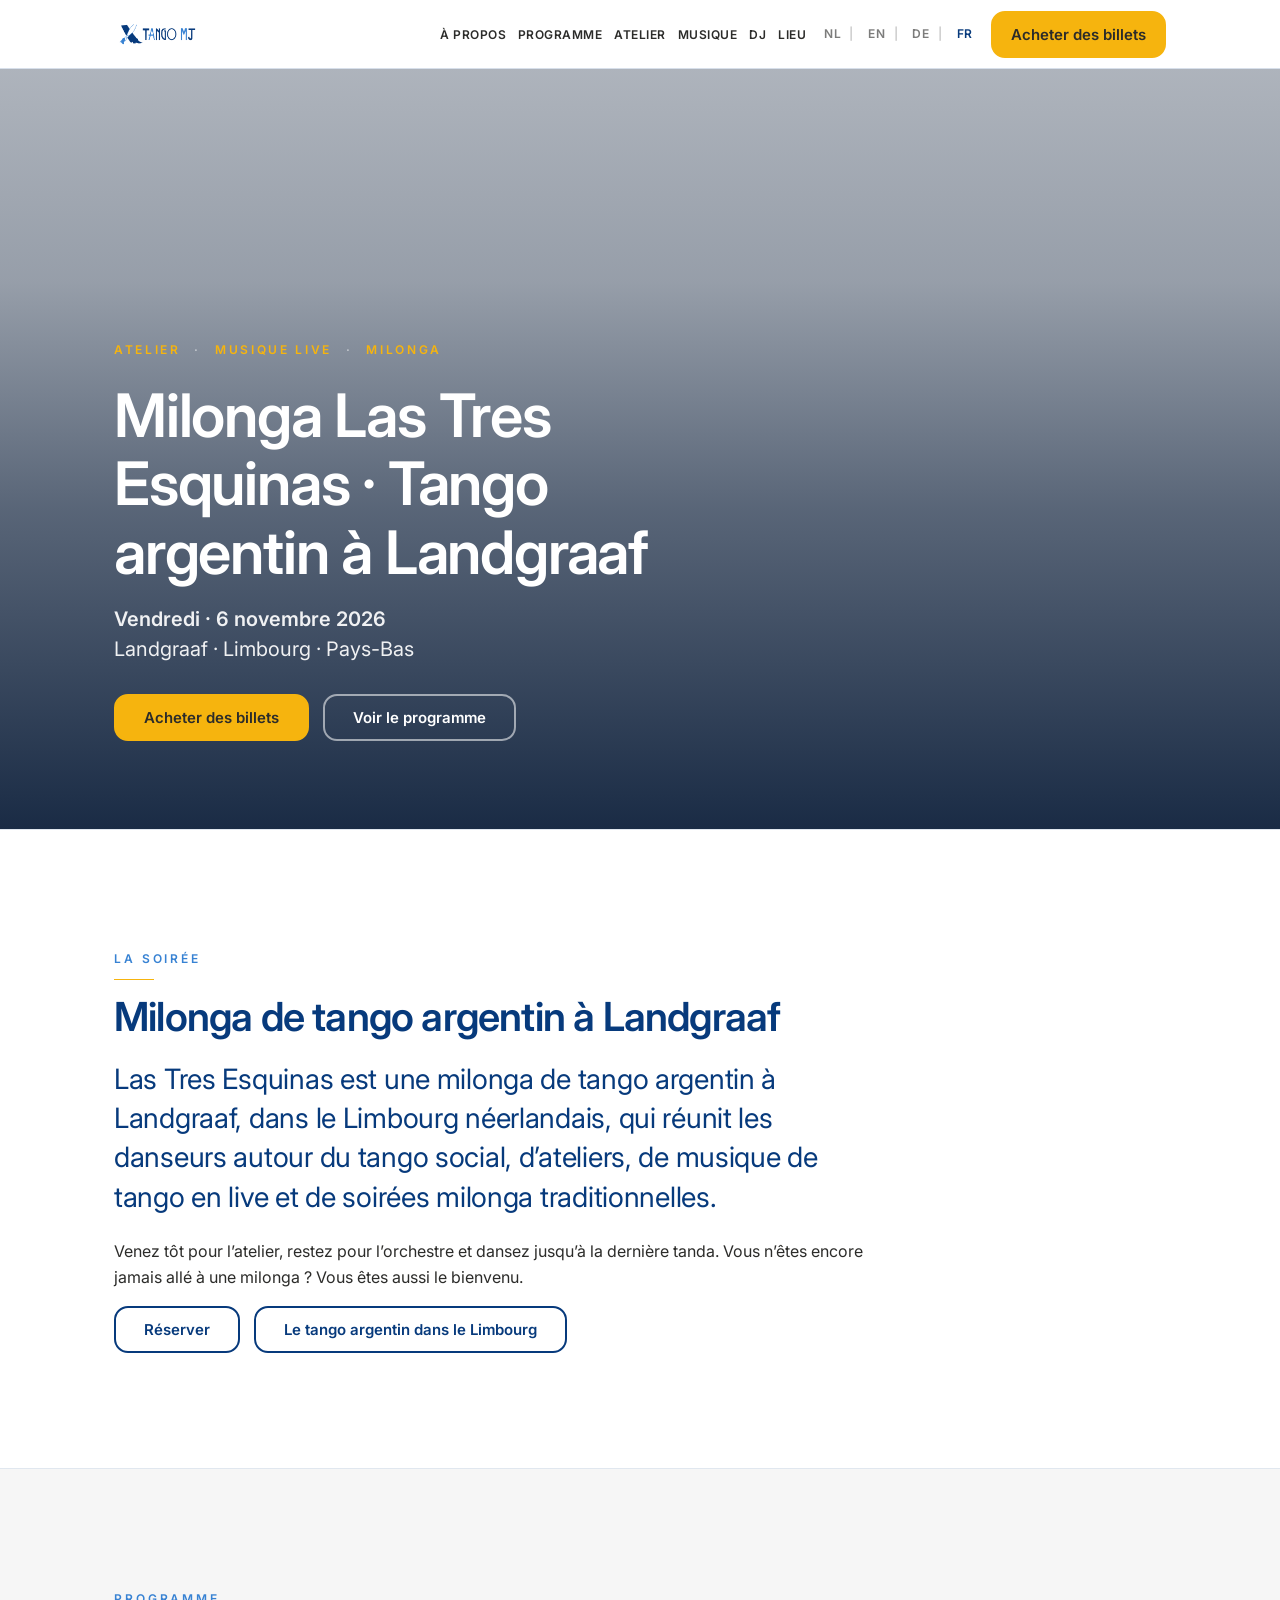
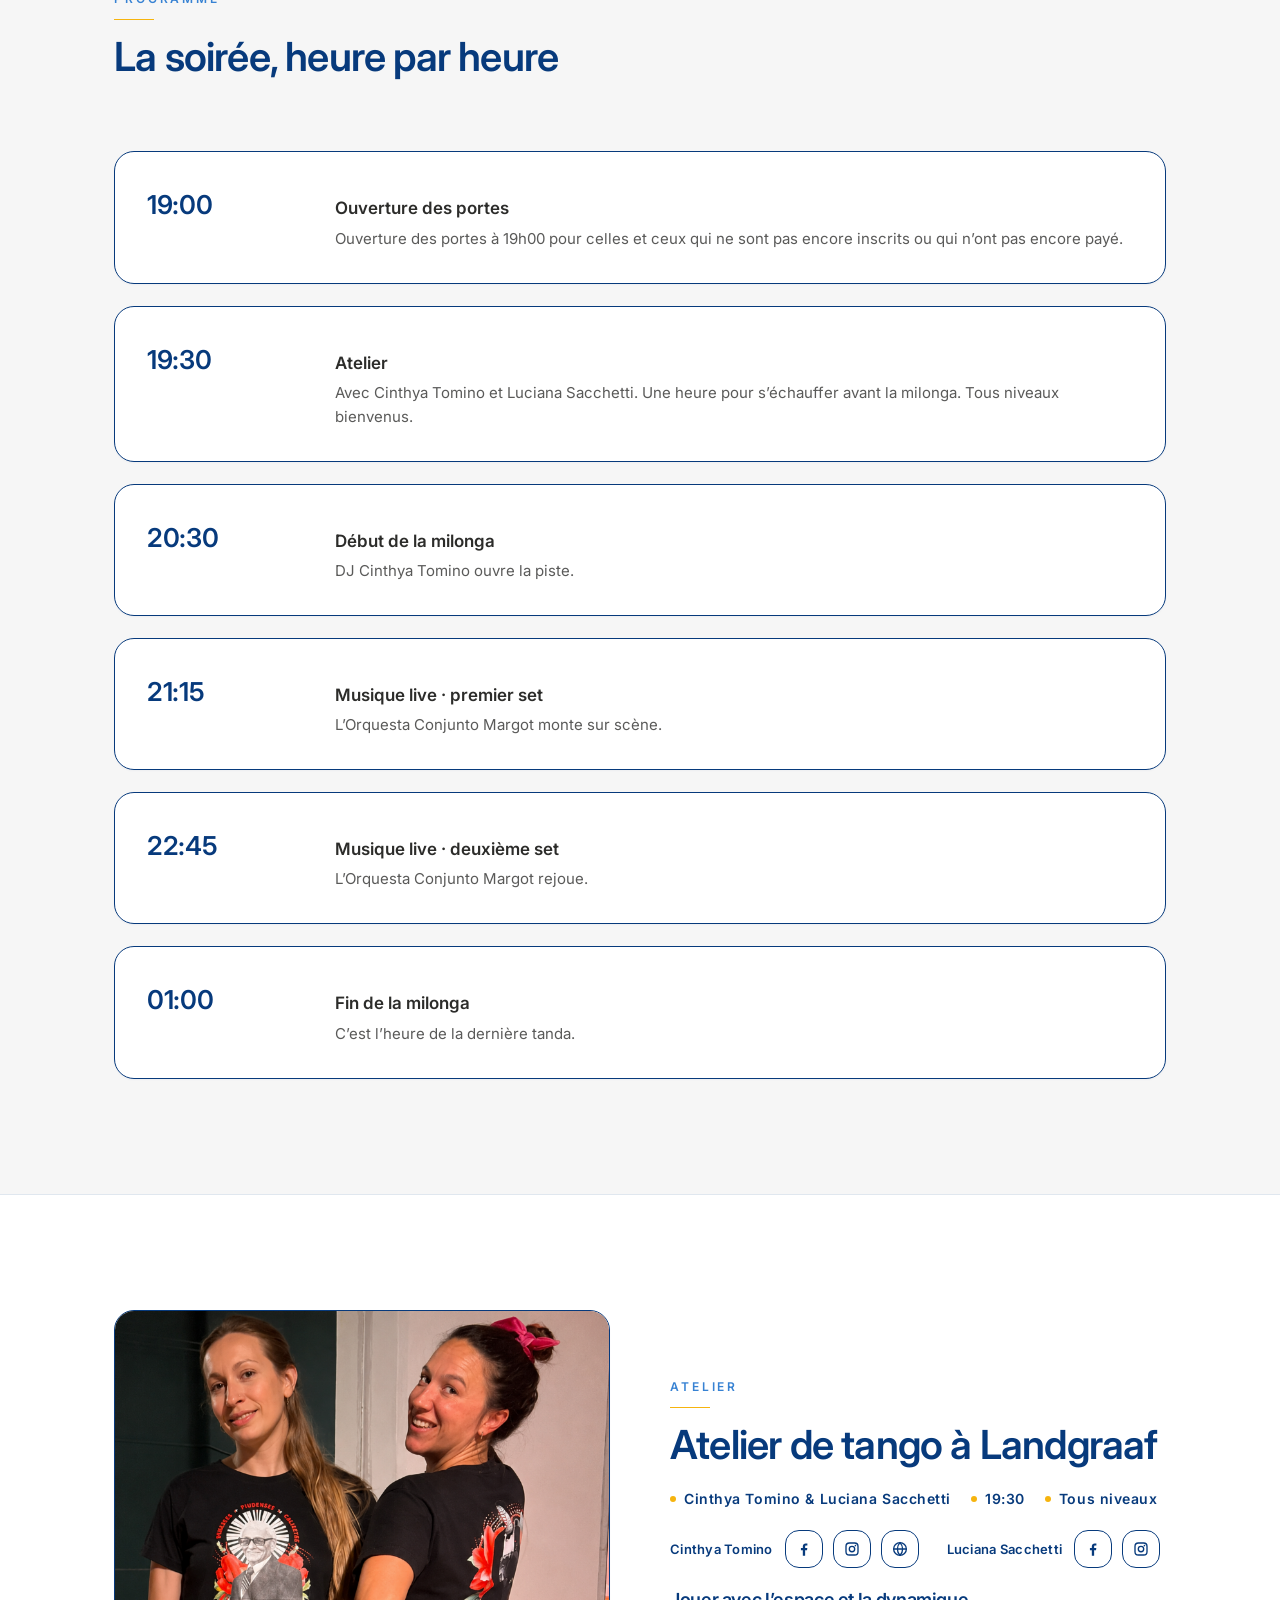
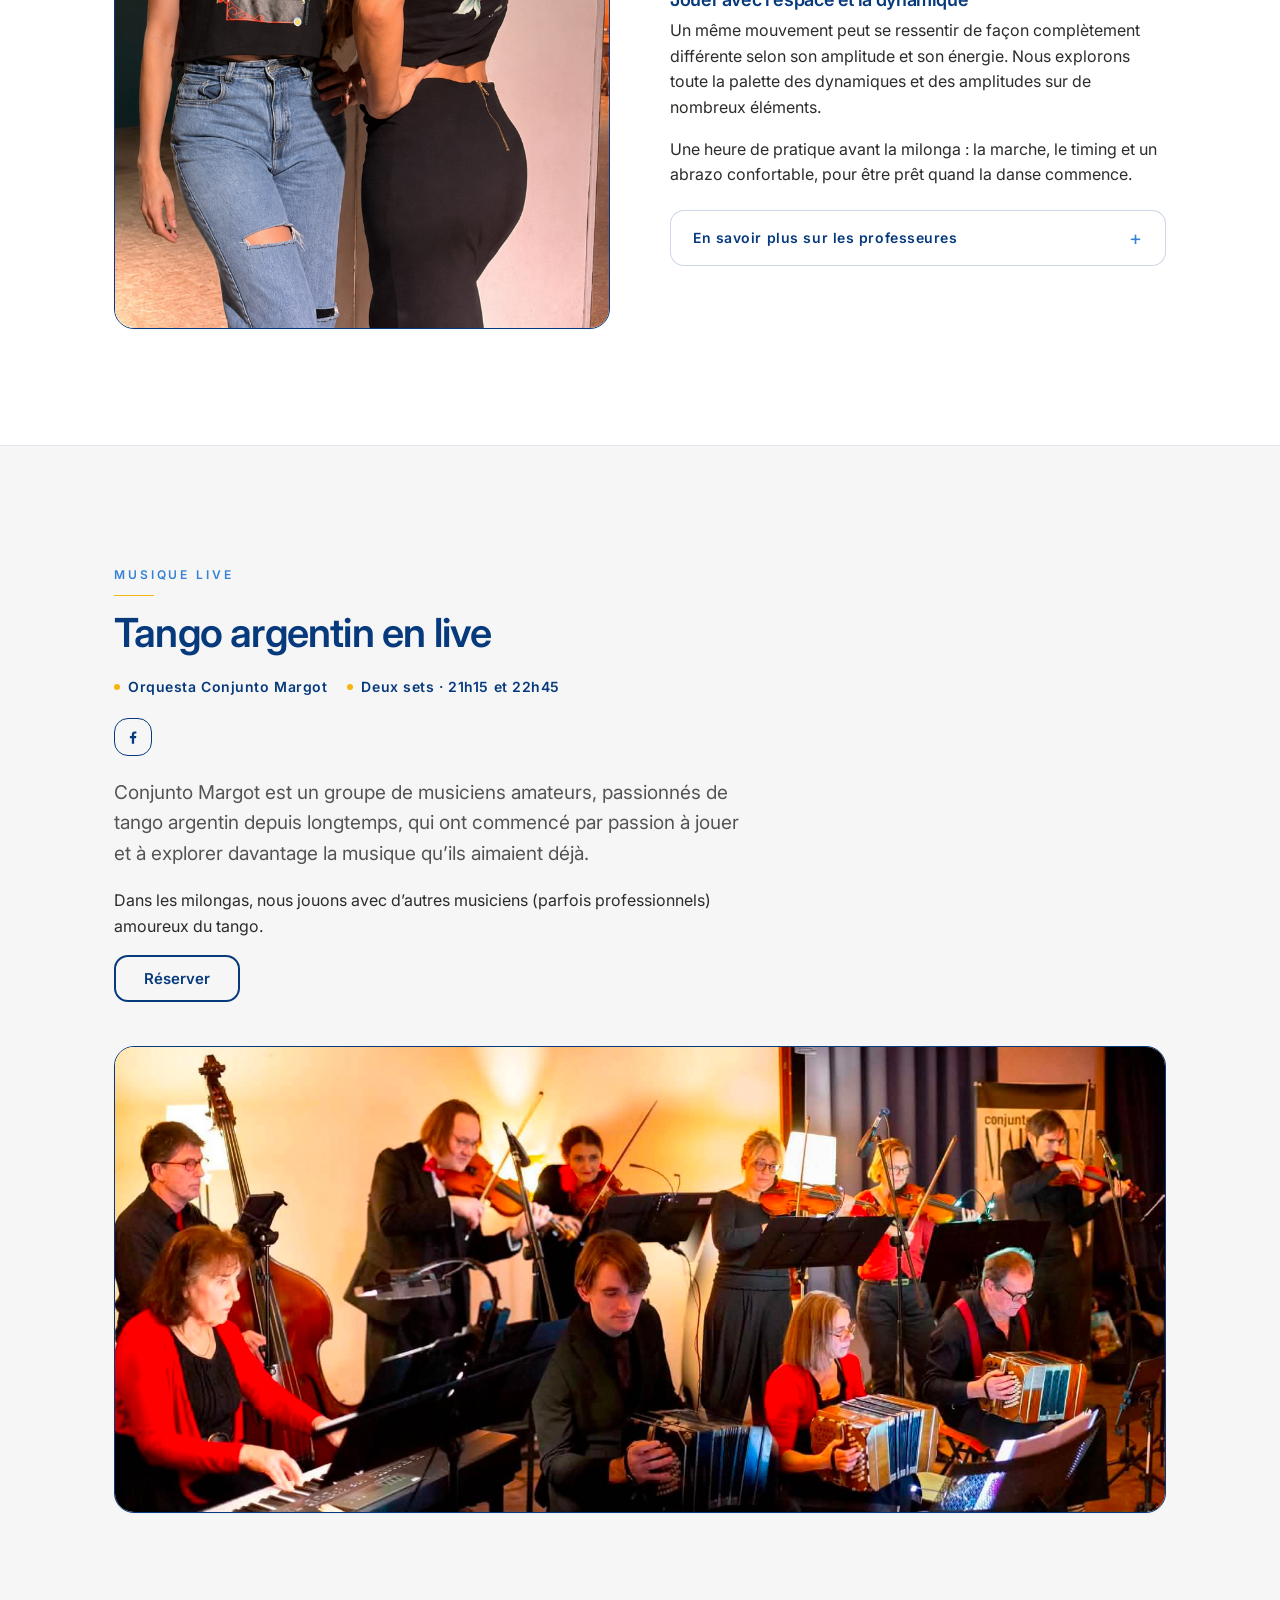
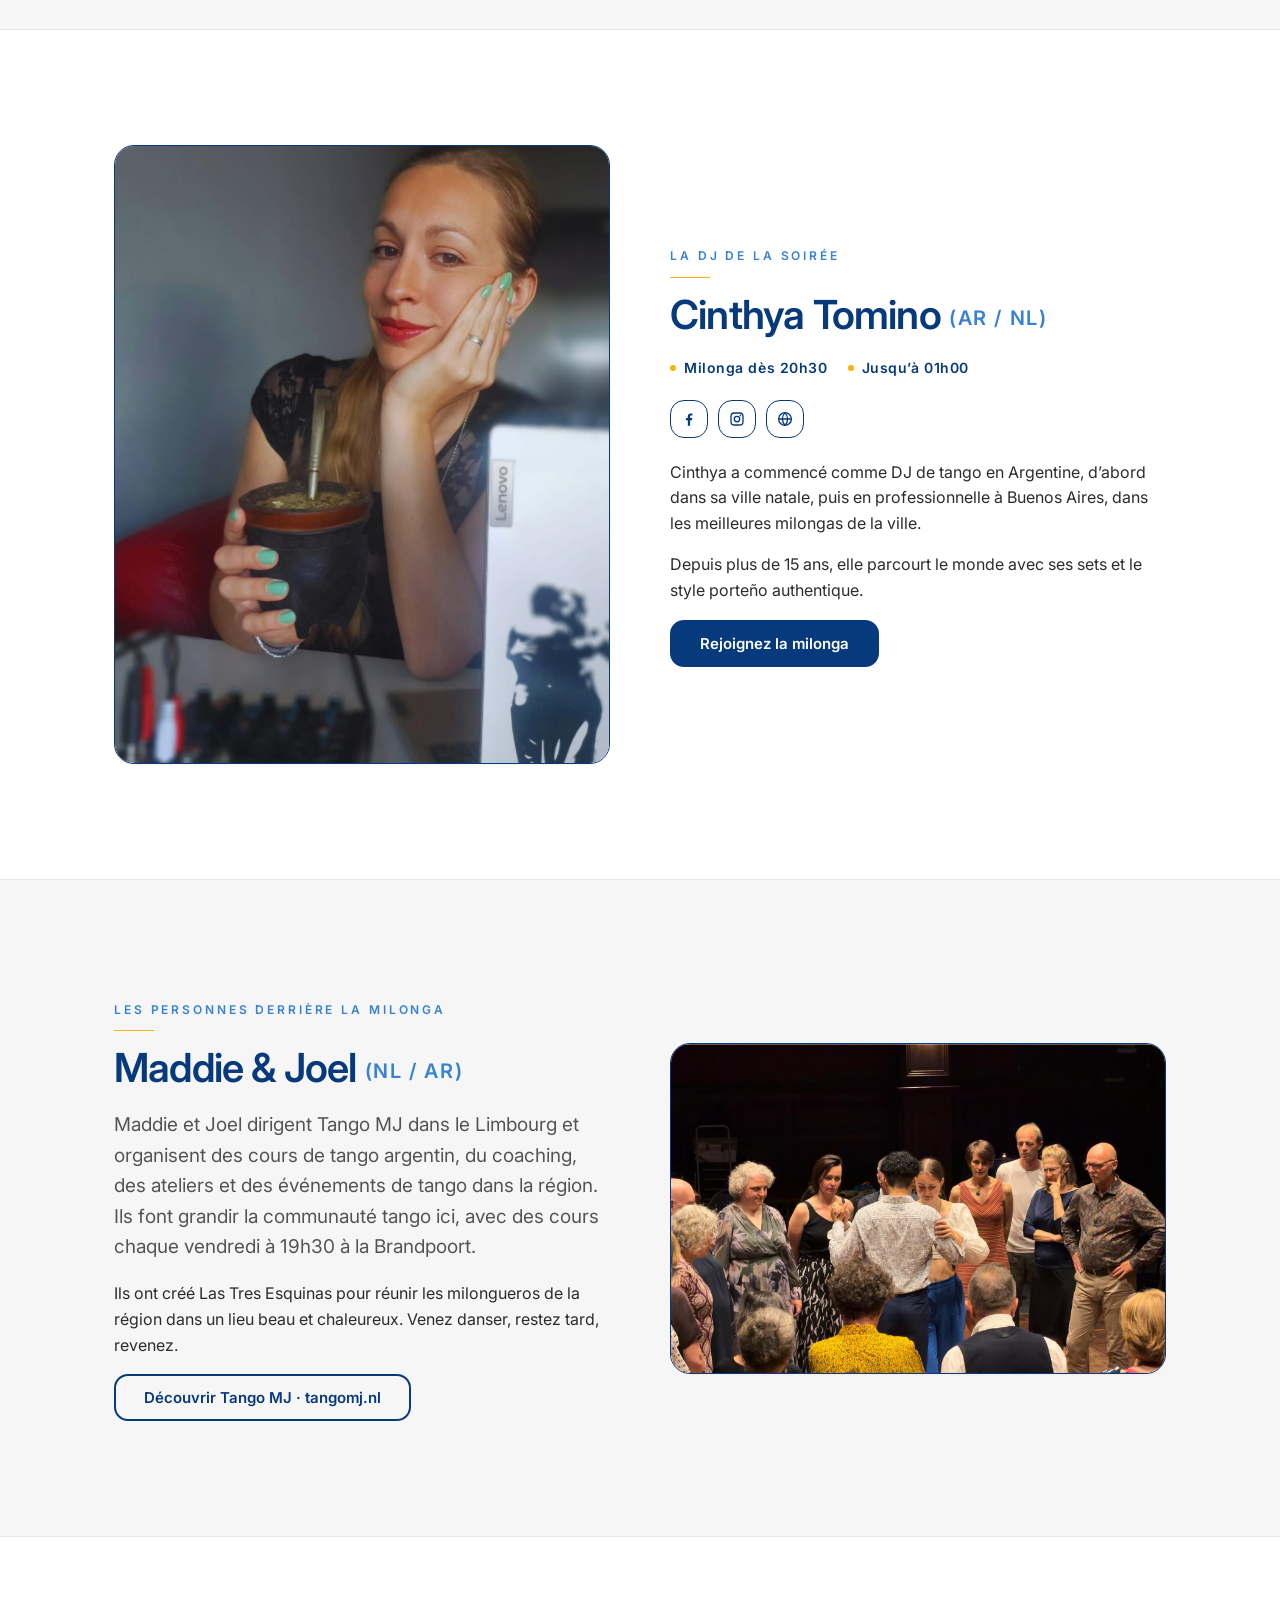
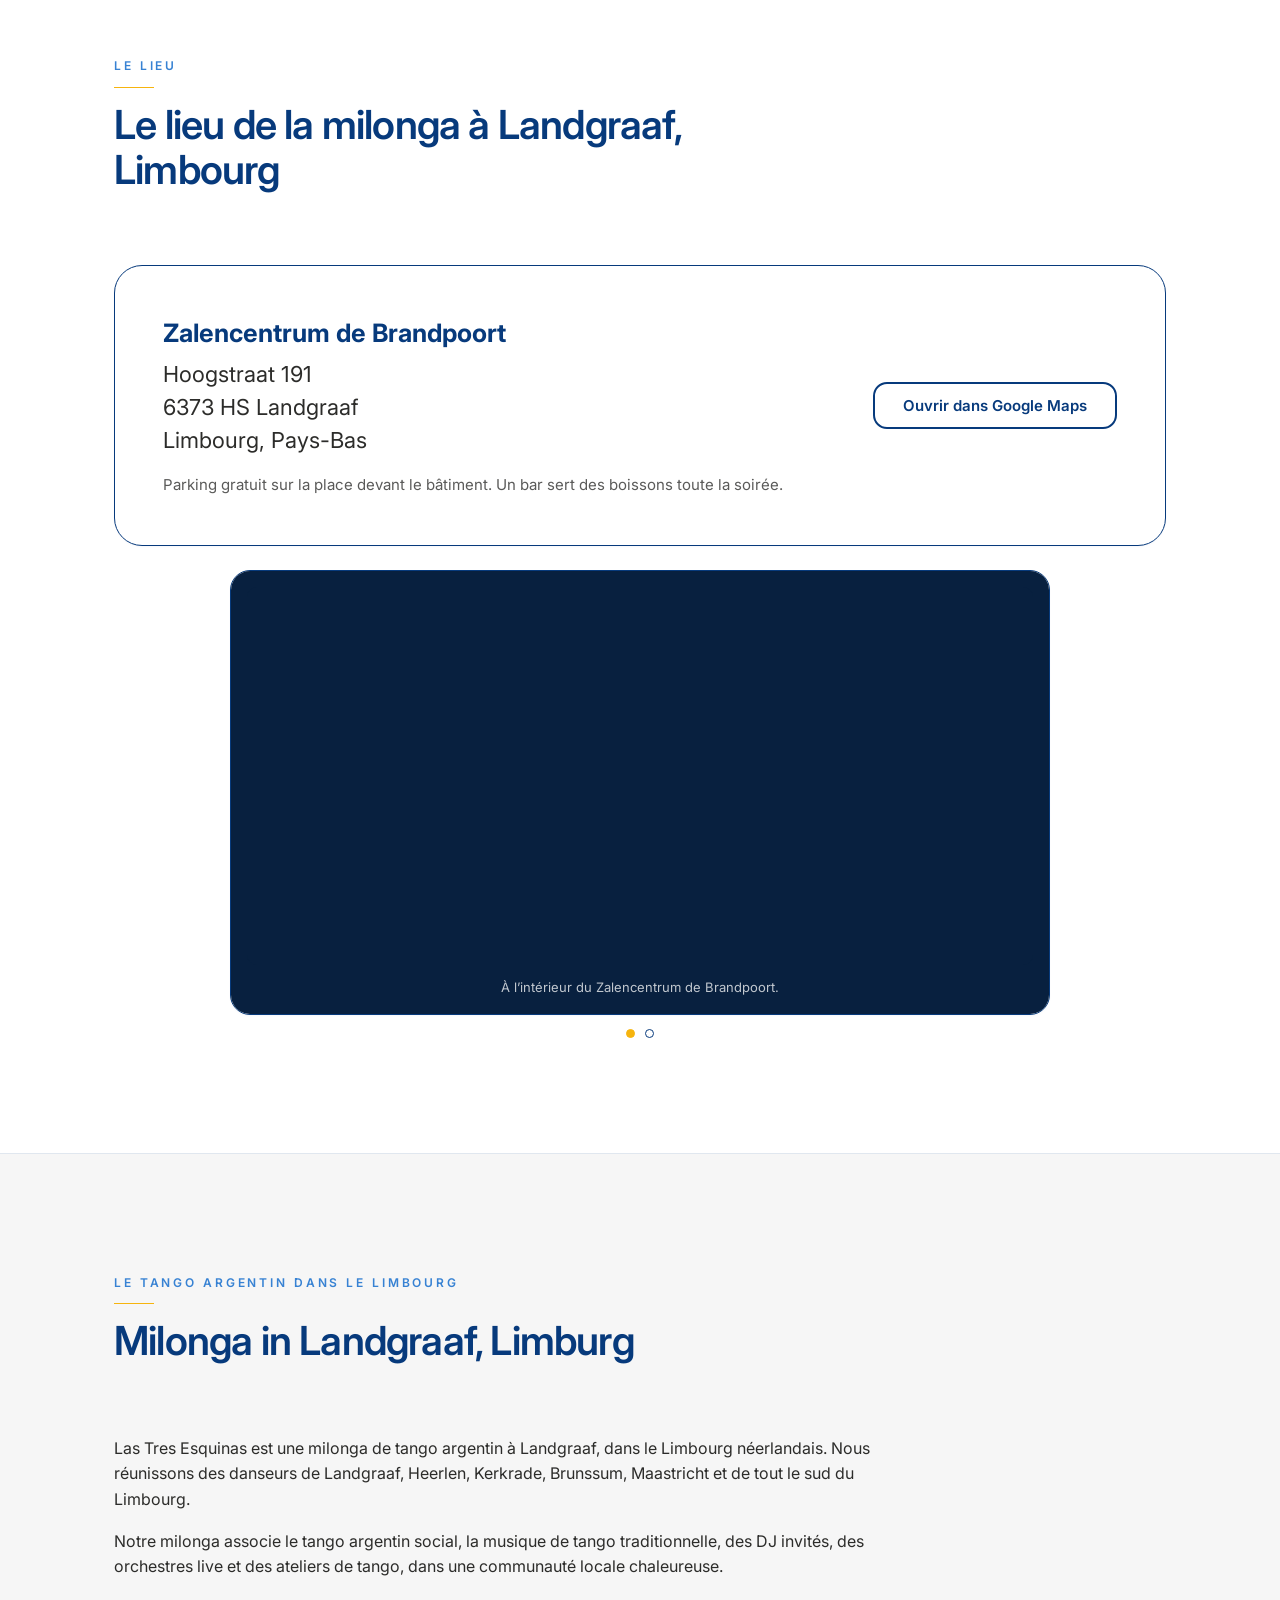
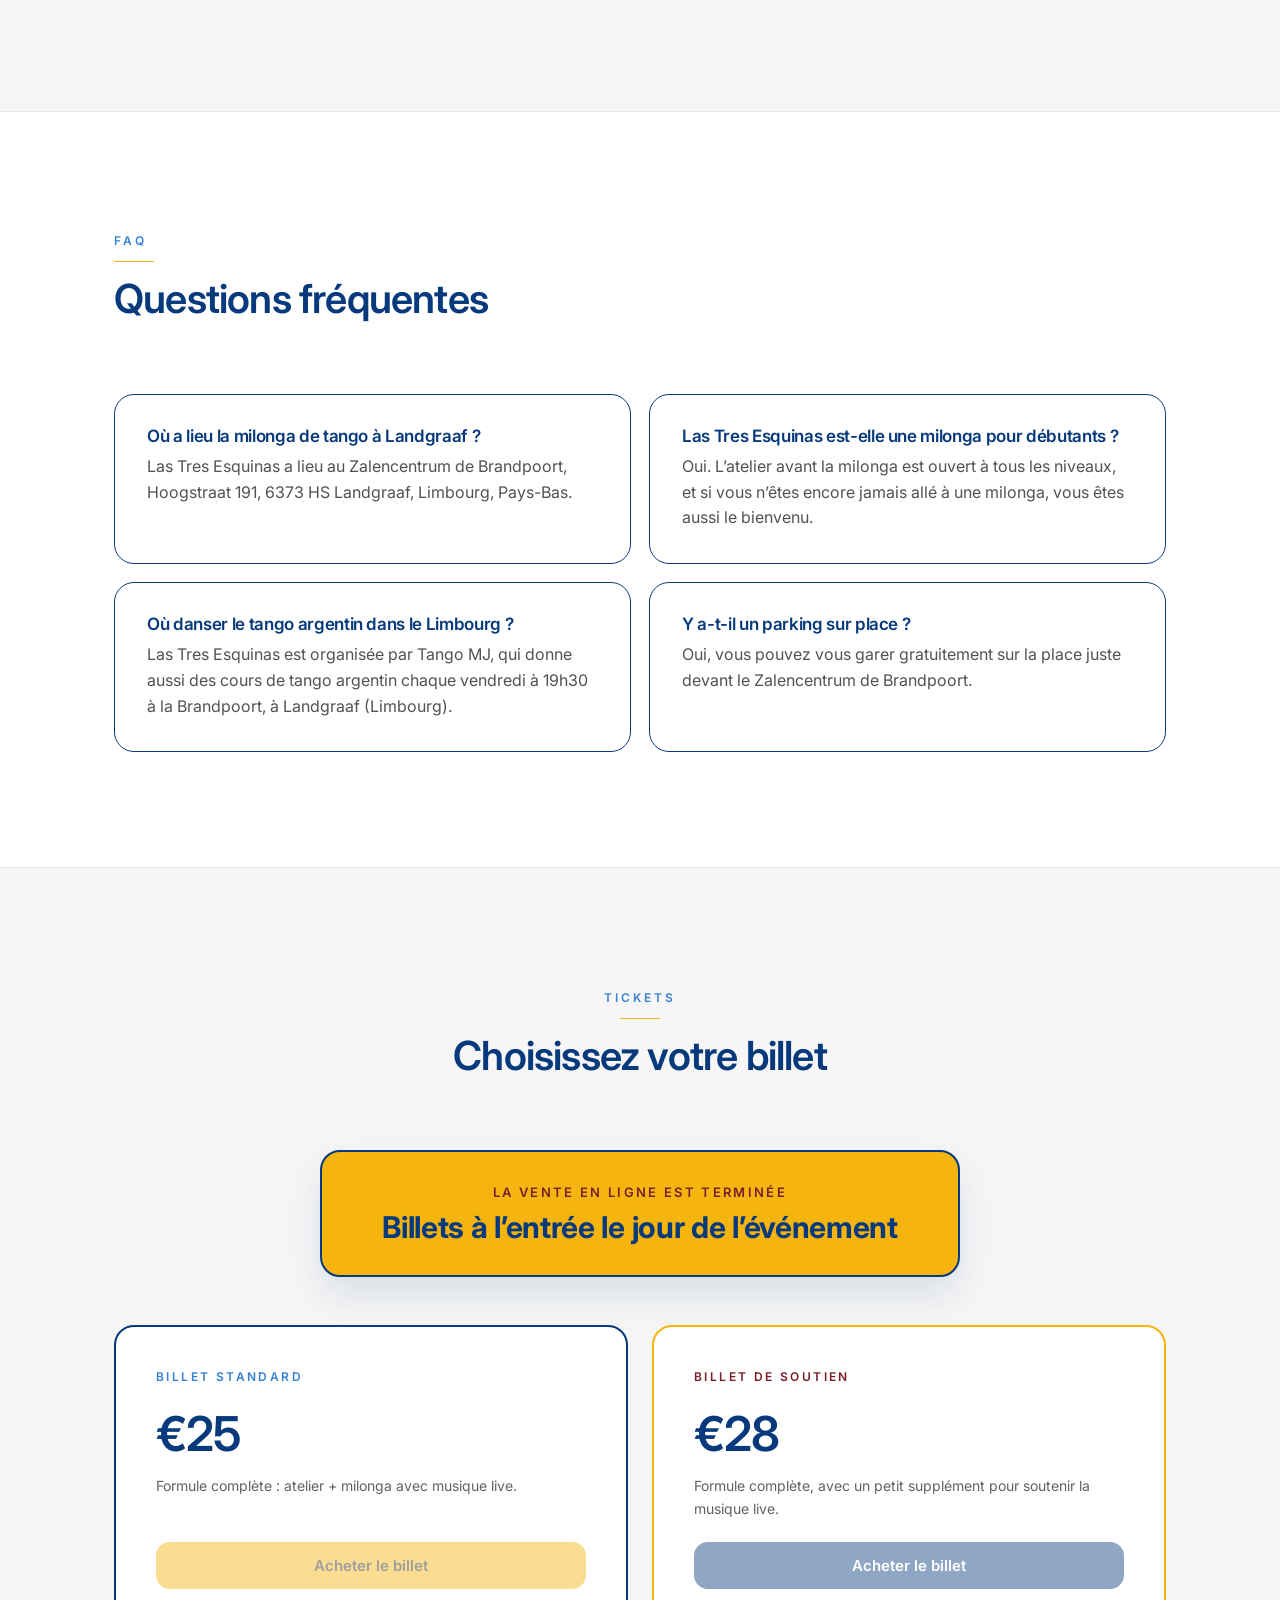
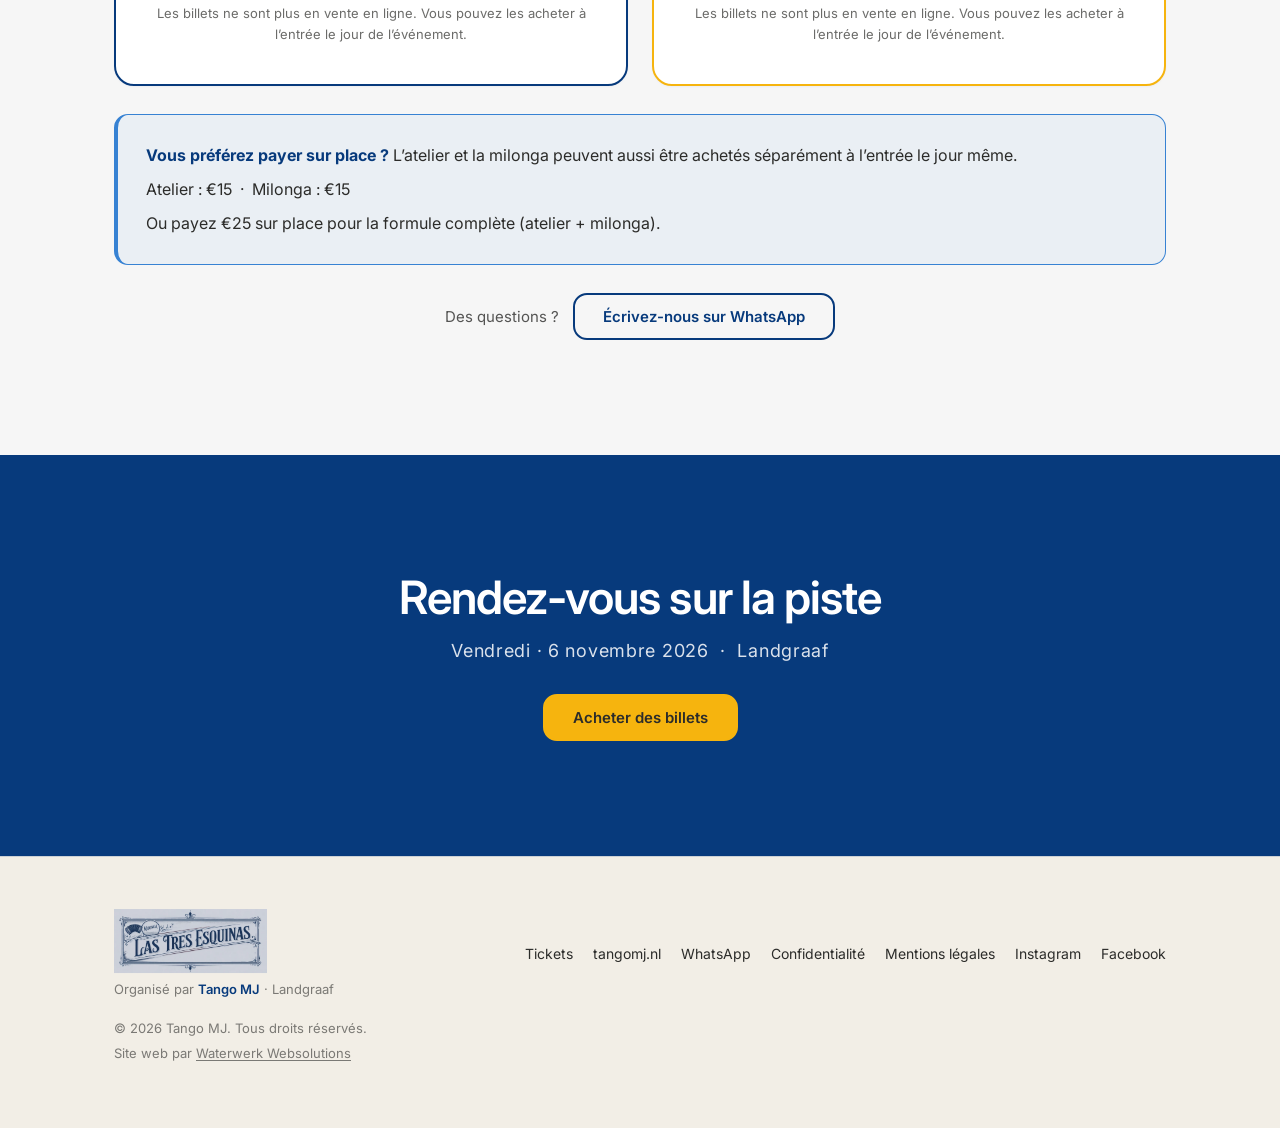
<file: fr/index.html>
<!doctype html>
<html lang="fr">
  <head>
    <meta charset="utf-8" />
    <meta name="viewport" content="width=device-width, initial-scale=1" />

    <title>Milonga Landgraaf | Tango argentin dans le Limbourg · Las Tres Esquinas</title>
    <meta
      name="description"
      content="Milonga à Landgraaf, Limbourg (Pays-Bas). Las Tres Esquinas fait vivre le tango argentin dans le sud du Limbourg : bal, ateliers et musique de tango en live."
    />
    <link rel="canonical" href="https://lastresesquinas.nl/fr" />
    <link rel="alternate" hreflang="en" href="https://lastresesquinas.nl/" />
    <link rel="alternate" hreflang="nl" href="https://lastresesquinas.nl/nl" />
    <link rel="alternate" hreflang="de" href="https://lastresesquinas.nl/de" />
    <link rel="alternate" hreflang="fr" href="https://lastresesquinas.nl/fr" />
    <link rel="alternate" hreflang="x-default" href="https://lastresesquinas.nl/" />

    <link rel="icon" type="image/png" href="/img/icon.png" />
    <link rel="apple-touch-icon" href="/img/icon.png" />

    <!-- Open Graph -->
    <meta property="og:type" content="website" />
    <meta property="og:locale" content="fr_FR" />
    <meta property="og:title" content="Milonga Las Tres Esquinas · Tango argentin à Landgraaf" />
    <meta
      property="og:description"
      content="Milonga de tango argentin à Landgraaf, Limbourg (Pays-Bas), avec bal, ateliers et musique de tango en live."
    />
    <meta property="og:url" content="https://lastresesquinas.nl/fr" />
    <meta property="og:image" content="https://lastresesquinas.nl/img/organizadores.jpg" />
    <meta name="twitter:card" content="summary_large_image" />

    <link rel="preconnect" href="https://fonts.googleapis.com" />
    <link rel="preconnect" href="https://fonts.gstatic.com" crossorigin />
    <link
      rel="stylesheet"
      href="https://fonts.googleapis.com/css2?family=Inter:wght@400;500;600;700&display=swap"
    />
    <link rel="stylesheet" href="/css/styles.css" />

    <script type="application/ld+json">
      {
        "@context": "https://schema.org",
        "@type": "DanceEvent",
        "name": "Milonga Las Tres Esquinas",
        "description": "Milonga de tango argentin à Landgraaf, Limbourg (Pays-Bas), avec un atelier de tango, la musique live de l’Orquesta Conjunto Margot et DJ Cinthya Tomino.",
        "url": "https://lastresesquinas.nl/fr",
        "image": [
          "https://lastresesquinas.nl/img/organizadores.jpg",
          "https://lastresesquinas.nl/img/orquesta.jpg",
          "https://lastresesquinas.nl/img/dj.jpg"
        ],
        "startDate": "2026-11-06T19:30:00+01:00",
        "endDate": "2026-11-07T01:00:00+01:00",
        "eventAttendanceMode": "https://schema.org/OfflineEventAttendanceMode",
        "eventStatus": "https://schema.org/EventScheduled",
        "location": {
          "@type": "Place",
          "name": "Zalencentrum de Brandpoort",
          "address": {
            "@type": "PostalAddress",
            "streetAddress": "Hoogstraat 191",
            "postalCode": "6373 HS",
            "addressLocality": "Landgraaf",
            "addressRegion": "Limburg",
            "addressCountry": "NL"
          }
        },
        "performer": [
          { "@type": "MusicGroup", "name": "Orquesta Conjunto Margot" },
          { "@type": "Person", "name": "Cinthya Tomino" }
        ],
        "organizer": { "@type": "Organization", "name": "Tango MJ", "url": "https://tangomj.nl/" },
        "offers": [
          {
            "@type": "Offer",
            "name": "Billet standard",
            "price": "25",
            "priceCurrency": "EUR",
            "availability": "https://schema.org/InStock",
            "url": "https://buy.stripe.com/8x200i0NX9LU2fvdDG4Rq0i"
          },
          {
            "@type": "Offer",
            "name": "Billet de soutien",
            "price": "28",
            "priceCurrency": "EUR",
            "availability": "https://schema.org/InStock",
            "url": "https://buy.stripe.com/4gM7sKcwFbU2bQ56be4Rq0g"
          }
        ]
      }
    </script>

    <script type="application/ld+json">
      {
        "@context": "https://schema.org",
        "@type": "FAQPage",
        "mainEntity": [
          {
            "@type": "Question",
            "name": "Où a lieu la milonga de tango à Landgraaf ?",
            "acceptedAnswer": {
              "@type": "Answer",
              "text": "Las Tres Esquinas a lieu au Zalencentrum de Brandpoort, Hoogstraat 191, 6373 HS Landgraaf, Limbourg, Pays-Bas."
            }
          },
          {
            "@type": "Question",
            "name": "Las Tres Esquinas est-elle une milonga pour débutants ?",
            "acceptedAnswer": {
              "@type": "Answer",
              "text": "Oui. L’atelier avant la milonga est ouvert à tous les niveaux, et si vous n’êtes encore jamais allé à une milonga, vous êtes aussi le bienvenu."
            }
          },
          {
            "@type": "Question",
            "name": "Où danser le tango argentin dans le Limbourg ?",
            "acceptedAnswer": {
              "@type": "Answer",
              "text": "Las Tres Esquinas est organisée par Tango MJ, qui donne aussi des cours de tango argentin chaque vendredi à 19h30 à la Brandpoort, à Landgraaf (Limbourg)."
            }
          },
          {
            "@type": "Question",
            "name": "Y a-t-il un parking sur place ?",
            "acceptedAnswer": {
              "@type": "Answer",
              "text": "Oui, vous pouvez vous garer gratuitement sur la place juste devant le Zalencentrum de Brandpoort."
            }
          }
        ]
      }
    </script>
  </head>

  <body>
    <a class="skip-link" href="#main">Aller au contenu</a>

    <!-- Icon sprite (Facebook / Instagram / website) -->
    <svg width="0" height="0" style="position: absolute" aria-hidden="true" focusable="false">
      <symbol id="i-facebook" viewBox="0 0 24 24">
        <path
          fill="currentColor"
          d="M13.5 21v-7.5h2.53l.38-2.94H13.5V8.68c0-.85.24-1.43 1.46-1.43h1.56V4.62c-.27-.04-1.2-.12-2.28-.12-2.26 0-3.8 1.38-3.8 3.9v2.17H7.9v2.94h2.53V21z"
        />
      </symbol>
      <symbol
        id="i-instagram"
        viewBox="0 0 24 24"
        fill="none"
        stroke="currentColor"
        stroke-width="1.8"
      >
        <rect x="4" y="4" width="16" height="16" rx="4.5" />
        <circle cx="12" cy="12" r="3.6" />
        <circle cx="16.6" cy="7.4" r="1.1" fill="currentColor" stroke="none" />
      </symbol>
      <symbol
        id="i-web"
        viewBox="0 0 24 24"
        fill="none"
        stroke="currentColor"
        stroke-width="1.8"
      >
        <circle cx="12" cy="12" r="8.5" />
        <path
          d="M3.5 12h17M12 3.5c2.3 2.4 3.5 5.6 3.5 8.5s-1.2 6.1-3.5 8.5c-2.3-2.4-3.5-5.6-3.5-8.5S9.7 5.9 12 3.5z"
        />
      </symbol>
    </svg>

    <!-- ============ HEADER / NAV ============ -->
    <header class="site-header">
      <div class="container site-header__inner">
        <a class="site-header__brand" href="#top" aria-label="Milonga Las Tres Esquinas, haut de page">
          <img
            class="site-header__logo"
            src="/img/logo_web.png"
            alt="Tango MJ"
            width="2493"
            height="832"
          />
          <span>Las Tres Esquinas</span>
        </a>

        <button
          class="nav-toggle"
          type="button"
          aria-label="Ouvrir le menu"
          aria-expanded="false"
          aria-controls="site-nav"
          data-nav-toggle
        >
          <span class="nav-toggle__bar" aria-hidden="true"></span>
          <span class="nav-toggle__bar" aria-hidden="true"></span>
          <span class="nav-toggle__bar" aria-hidden="true"></span>
        </button>

        <nav id="site-nav" class="site-nav" aria-label="Menu principal" data-nav>
          <ul class="site-nav__list">
            <li><a href="#about">À propos</a></li>
            <li><a href="#program">Programme</a></li>
            <li><a href="#workshop">Atelier</a></li>
            <li><a href="#music">Musique</a></li>
            <li><a href="#dj">DJ</a></li>
            <li><a href="#venue">Lieu</a></li>
          </ul>
          <div class="lang-switch" role="group" aria-label="Langue">
            <a class="lang-switch__item" href="/nl" hreflang="nl" lang="nl" title="Nederlands">NL</a>
            <a class="lang-switch__item" href="/" hreflang="en" lang="en" title="English">EN</a>
            <a class="lang-switch__item" href="/de" hreflang="de" lang="de" title="Deutsch">DE</a>
            <a class="lang-switch__item is-active" href="/fr" lang="fr" aria-current="page" title="Français">FR</a>
          </div>
          <a class="btn btn--primary" href="#tickets">Acheter des billets</a>
        </nav>
      </div>
    </header>

    <main id="main">
      <span id="top"></span>

      <!-- ============ 1. HERO ============ -->
      <section class="hero" aria-labelledby="hero-heading">
        <div class="hero__media" data-hero-slides>
          <div class="hero__slide hero__slide--video is-active">
            <video
              data-hero-video
              src="/img/video-bp.mp4"
              autoplay
              muted
              loop
              playsinline
              preload="auto"
              width="464"
              height="832"
            ></video>
          </div>
          <div class="hero__slide">
            <img
              src="/img/organizadores.jpg"
              alt="Danseurs de tango argentin à la Milonga Las Tres Esquinas, à Landgraaf"
              width="1924"
              height="1082"
              fetchpriority="high"
            />
          </div>
          <div class="hero__slide">
            <img
              src="/img/profes.png"
              alt="Cinthya Tomino et Luciana Sacchetti, les professeures de l’atelier"
              width="768"
              height="1024"
              loading="lazy"
            />
          </div>
          <div class="hero__slide">
            <img
              src="/img/orquesta.jpg"
              alt="L’Orquesta Conjunto Margot joue du tango argentin en live à Landgraaf"
              width="1723"
              height="763"
              loading="lazy"
            />
          </div>
          <div class="hero__slide">
            <img
              src="/img/dj.jpg"
              alt="Cinthya Tomino aux platines lors d’une milonga de tango argentin à Landgraaf"
              width="1601"
              height="2048"
              loading="lazy"
            />
          </div>
        </div>
        <div class="container">
          <p class="hero__kicker">
            <span>Atelier</span><span>Musique live</span><span>Milonga</span>
          </p>
          <h1 id="hero-heading">
            Milonga Las Tres Esquinas · Tango argentin à Landgraaf
          </h1>
          <p class="hero__meta">
            <strong>Vendredi · 6 novembre 2026</strong>
            Landgraaf · Limbourg · Pays-Bas
          </p>
          <div class="hero__actions">
            <a class="btn btn--primary" href="#tickets">Acheter des billets</a>
            <a class="btn btn--ghost" href="#program">Voir le programme</a>
          </div>
        </div>
      </section>

      <!-- ============ 2. ABOUT / THE NIGHT ============ -->
      <section id="about" class="section section--tint" aria-labelledby="about-heading">
        <div class="container">
          <div class="about" data-reveal>
            <span class="eyebrow">La soirée</span>
            <h2 id="about-heading">Milonga de tango argentin à Landgraaf</h2>
            <p class="about__statement">
              Las Tres Esquinas est une milonga de tango argentin à Landgraaf,
              dans le Limbourg néerlandais, qui réunit les danseurs autour du
              tango social, d’ateliers, de musique de tango en live et de
              soirées milonga traditionnelles.
            </p>
            <p>
              Venez tôt pour l’atelier, restez pour l’orchestre et dansez jusqu’à
              la dernière tanda. Vous n’êtes encore jamais allé à une milonga ?
              Vous êtes aussi le bienvenu.
            </p>
            <div class="about__actions">
              <a class="btn btn--outline" href="#tickets">Réserver</a>
              <a class="btn btn--outline" href="#tango-limburg">Le tango argentin dans le Limbourg</a>
            </div>
          </div>
        </div>
      </section>

      <!-- ============ 3. PROGRAM ============ -->
      <section id="program" class="section" aria-labelledby="program-heading">
        <div class="container">
          <div class="section-head" data-reveal>
            <span class="eyebrow">Programme</span>
            <h2 id="program-heading">La soirée, heure par heure</h2>
          </div>

          <div class="timeline stagger">
            <div class="timeline__item" data-reveal>
              <div class="timeline__time">19:00</div>
              <div>
                <p class="timeline__title">Ouverture des portes</p>
                <p class="timeline__detail">
                  Ouverture des portes à 19h00 pour celles et ceux qui ne sont pas
                  encore inscrits ou qui n’ont pas encore payé.
                </p>
              </div>
            </div>
            <div class="timeline__item" data-reveal>
              <div class="timeline__time">19:30</div>
              <div>
                <p class="timeline__title">Atelier</p>
                <p class="timeline__detail">
                  Avec Cinthya Tomino et Luciana Sacchetti. Une heure pour
                  s’échauffer avant la milonga. Tous niveaux bienvenus.
                </p>
              </div>
            </div>
            <div class="timeline__item" data-reveal>
              <div class="timeline__time">20:30</div>
              <div>
                <p class="timeline__title">Début de la milonga</p>
                <p class="timeline__detail">
                  DJ Cinthya Tomino ouvre la piste.
                </p>
              </div>
            </div>
            <div class="timeline__item" data-reveal>
              <div class="timeline__time">21:15</div>
              <div>
                <p class="timeline__title">Musique live · premier set</p>
                <p class="timeline__detail">
                  L’Orquesta Conjunto Margot monte sur scène.
                </p>
              </div>
            </div>
            <div class="timeline__item" data-reveal>
              <div class="timeline__time">22:45</div>
              <div>
                <p class="timeline__title">Musique live · deuxième set</p>
                <p class="timeline__detail">
                  L’Orquesta Conjunto Margot rejoue.
                </p>
              </div>
            </div>
            <div class="timeline__item" data-reveal>
              <div class="timeline__time">01:00</div>
              <div>
                <p class="timeline__title">Fin de la milonga</p>
                <p class="timeline__detail">C’est l’heure de la dernière tanda.</p>
              </div>
            </div>
          </div>
        </div>
      </section>

      <!-- ============ 4. WORKSHOP ============ -->
      <section id="workshop" class="section section--tint" aria-labelledby="workshop-heading">
        <div class="container">
          <div class="feature feature--reverse">
            <div class="feature__media feature__media--portrait" data-reveal="left">
              <img
                src="/img/profes.png"
                alt="Cinthya Tomino et Luciana Sacchetti, les professeures de l’atelier"
                width="768"
                height="1024"
                loading="lazy"
              />
            </div>
            <div class="feature__body" data-reveal>
              <span class="eyebrow">Atelier</span>
              <h2 id="workshop-heading">Atelier de tango à Landgraaf</h2>
              <p class="meta-line">
                <span>Cinthya Tomino &amp; Luciana Sacchetti</span><span>19:30</span><span>Tous niveaux</span>
              </p>
              <div class="artist-links-row">
                <div class="artist-links-group">
                  <span class="artist-links-group__name">Cinthya Tomino</span>
                  <ul class="artist-links">
                    <li>
                      <a href="https://www.facebook.com/CinTomino/" target="_blank" rel="noopener" aria-label="Cinthya Tomino sur Facebook"><svg class="ic"><use href="#i-facebook" /></svg></a>
                    </li>
                    <li>
                      <a href="https://www.instagram.com/cintomino" target="_blank" rel="noopener" aria-label="Cinthya Tomino sur Instagram"><svg class="ic"><use href="#i-instagram" /></svg></a>
                    </li>
                    <li>
                      <a href="https://www.cintominotango.com" target="_blank" rel="noopener" aria-label="Site web de Cinthya Tomino"><svg class="ic"><use href="#i-web" /></svg></a>
                    </li>
                  </ul>
                </div>
                <div class="artist-links-group">
                  <span class="artist-links-group__name">Luciana Sacchetti</span>
                  <ul class="artist-links">
                    <li>
                      <a href="https://www.facebook.com/lu.sacchetti/" target="_blank" rel="noopener" aria-label="Luciana Sacchetti sur Facebook"><svg class="ic"><use href="#i-facebook" /></svg></a>
                    </li>
                    <li>
                      <a href="https://www.instagram.com/lusacchetti" target="_blank" rel="noopener" aria-label="Luciana Sacchetti sur Instagram"><svg class="ic"><use href="#i-instagram" /></svg></a>
                    </li>
                  </ul>
                </div>
              </div>
              <h3 class="feature__topic">Jouer avec l’espace et la dynamique</h3>
              <p>
                Un même mouvement peut se ressentir de façon complètement
                différente selon son amplitude et son énergie. Nous explorons
                toute la palette des dynamiques et des amplitudes sur de
                nombreux éléments.
              </p>
              <p>
                Une heure de pratique avant la milonga : la marche, le timing et
                un abrazo confortable, pour être prêt quand la danse commence.
              </p>

              <details class="disclosure">
                <summary>En savoir plus sur les professeures</summary>
                <div class="disclosure__body">
                  <h3>Luciana Sacchetti</h3>
                  <p>
                    Danseuse, gymnaste artistique, athlète et artiste de cirque,
                    elle a découvert le tango il y a 15 ans à Mar del Plata, en
                    Argentine. Elle a aussitôt commencé à prendre des cours avec
                    des maîtres et des artistes de renommée internationale, et
                    aujourd’hui encore elle voyage en Europe et en Argentine pour
                    approfondir toujours plus sa connaissance de cette danse. Elle
                    est invitée en Argentine, en Italie, aux États-Unis et aux
                    Pays-Bas pour enseigner et se produire avec différents
                    artistes.
                  </p>
                  <h3>Cinthya Tomino</h3>
                  <p>
                    Danseuse de tango professionnelle originaire d’Argentine.
                    Cinthya a commencé le tango enfant et s’est formée très jeune
                    auprès de certains des plus grands maîtres de Buenos Aires,
                    en développant les deux rôles, guideuse et suiveuse. Après
                    s’être produite dans des théâtres prestigieux et des milongas
                    réputées de Buenos Aires, elle enseigne et danse depuis plus
                    de 15 ans dans différents pays, où elle partage les
                    traditions, la culture et la passion du tango argentin comme
                    professeure, danseuse et DJ de tango.
                  </p>
                  <h3>Milonga El Colectivo</h3>
                  <p>
                    Cinthya Tomino et Luciana Sacchetti font partie d’El
                    Colectivo, un projet de tango à Rotterdam qui organise la
                    milonga &laquo;&nbsp;El Colectivo&nbsp;&raquo; : un rendez-vous
                    mensuel consacré au tango argentin, avec de la musique
                    traditionnelle, de la danse et un lieu de rencontre pour la
                    communauté tango. Elle a lieu le quatrième vendredi de chaque
                    mois à Rotterdam.
                  </p>
                </div>
              </details>
            </div>
          </div>
        </div>
      </section>

      <!-- ============ 5. LIVE MUSIC ============ -->
      <section id="music" class="section" aria-labelledby="music-heading">
        <div class="container">
          <div class="music-head">
            <div data-reveal>
              <span class="eyebrow">Musique live</span>
              <h2 id="music-heading">Tango argentin en live</h2>
              <p class="meta-line">
                <span>Orquesta Conjunto Margot</span><span>Deux sets · 21h15 et 22h45</span>
              </p>
              <ul class="artist-links">
                <li>
                  <a href="https://www.facebook.com/people/Conjunto-Margot/61581234227442/" target="_blank" rel="noopener" aria-label="Conjunto Margot sur Facebook"><svg class="ic"><use href="#i-facebook" /></svg></a>
                </li>
              </ul>
              <p class="lead">
                Conjunto Margot est un groupe de musiciens amateurs, passionnés
                de tango argentin depuis longtemps, qui ont commencé par passion
                à jouer et à explorer davantage la musique qu’ils aimaient déjà.
              </p>
              <p>
                Dans les milongas, nous jouons avec d’autres musiciens (parfois
                professionnels) amoureux du tango.
              </p>
              <p>
                <a class="btn btn--outline" href="#tickets">Réserver</a>
              </p>
            </div>
          </div>

          <figure class="band-figure" data-reveal>
            <img
              src="/img/orquesta.jpg"
              alt="L’Orquesta Conjunto Margot joue du tango argentin en live, avec bandonéons, violons, piano et contrebasse"
              width="1723"
              height="763"
              loading="lazy"
            />
          </figure>
        </div>
      </section>

      <!-- ============ 6. DJ ============ -->
      <section id="dj" class="section section--tint" aria-labelledby="dj-heading">
        <div class="container">
          <div class="feature feature--reverse">
            <div class="feature__media feature__media--portrait" data-reveal="left">
              <img
                src="/img/dj.jpg"
                alt="Cinthya Tomino aux platines lors d’une milonga de tango argentin à Landgraaf"
                width="1601"
                height="2048"
                loading="lazy"
              />
            </div>
            <div class="feature__body" data-reveal>
              <span class="eyebrow">La DJ de la soirée</span>
              <h2 id="dj-heading">Cinthya Tomino <span class="dj-origin">(AR / NL)</span></h2>
              <p class="meta-line">
                <span>Milonga dès 20h30</span><span>Jusqu’à 01h00</span>
              </p>
              <ul class="artist-links">
                <li>
                  <a href="https://www.facebook.com/CinTomino/" target="_blank" rel="noopener" aria-label="Cinthya Tomino sur Facebook"><svg class="ic"><use href="#i-facebook" /></svg></a>
                </li>
                <li>
                  <a href="https://www.instagram.com/cintomino" target="_blank" rel="noopener" aria-label="Cinthya Tomino sur Instagram"><svg class="ic"><use href="#i-instagram" /></svg></a>
                </li>
                <li>
                  <a href="https://www.cintominotango.com" target="_blank" rel="noopener" aria-label="Site web de Cinthya Tomino"><svg class="ic"><use href="#i-web" /></svg></a>
                </li>
              </ul>
              <p>
                Cinthya a commencé comme DJ de tango en Argentine, d’abord dans sa
                ville natale, puis en professionnelle à Buenos Aires, dans les
                meilleures milongas de la ville.
              </p>
              <p>
                Depuis plus de 15 ans, elle parcourt le monde avec ses sets et le
                style porteño authentique.
              </p>
              <p>
                <a class="btn btn--secondary" href="#tickets">Rejoignez la milonga</a>
              </p>
            </div>
          </div>
        </div>
      </section>

      <!-- ============ 7. ORGANIZERS ============ -->
      <section id="organizers" class="section" aria-labelledby="organizers-heading">
        <div class="container">
          <div class="feature">
            <div class="feature__body" data-reveal>
              <span class="eyebrow">Les personnes derrière la milonga</span>
              <h2 id="organizers-heading">
                Maddie &amp; Joel <span class="dj-origin">(NL / AR)</span>
              </h2>
              <p class="lead">
                Maddie et Joel dirigent Tango MJ dans le Limbourg et organisent
                des cours de tango argentin, du coaching, des ateliers et des
                événements de tango dans la région. Ils font grandir la
                communauté tango ici, avec des cours chaque vendredi à 19h30 à
                la Brandpoort.
              </p>
              <p>
                Ils ont créé Las Tres Esquinas pour réunir les milongueros de la
                région dans un lieu beau et chaleureux. Venez danser, restez
                tard, revenez.
              </p>
              <p>
                <a class="btn btn--outline" href="https://www.tangomj.nl" target="_blank" rel="noopener">
                  Découvrir Tango MJ · tangomj.nl
                </a>
              </p>
            </div>
            <div class="feature__media feature__media--wide" data-reveal="right">
              <img
                src="/img/organizadores.jpg"
                alt="Un cours de tango de Tango MJ autour d’un couple qui danse, à Landgraaf"
                width="1924"
                height="1082"
                loading="lazy"
              />
            </div>
          </div>
        </div>
      </section>

      <!-- ============ 8. VENUE ============ -->
      <section id="venue" class="section section--tint" aria-labelledby="venue-heading">
        <div class="container">
          <div class="section-head" data-reveal>
            <span class="eyebrow">Le lieu</span>
            <h2 id="venue-heading">Le lieu de la milonga à Landgraaf, Limbourg</h2>
          </div>
          <div class="venue-card" data-reveal>
            <div>
              <address class="venue-card__address">
                <strong>Zalencentrum de Brandpoort</strong>
                Hoogstraat 191<br />
                6373 HS Landgraaf<br />
                Limbourg, Pays-Bas
              </address>
              <p class="venue-card__parking">
                Parking gratuit sur la place devant le bâtiment. Un bar sert des
                boissons toute la soirée.
              </p>
            </div>
            <a
              class="btn btn--outline"
              href="https://maps.app.goo.gl/uze1UyYe35vyduzv8"
              target="_blank"
              rel="noopener"
            >
              Ouvrir dans Google Maps
            </a>
          </div>

          <div class="venue-carousel" data-carousel data-reveal>
            <div
              class="venue-carousel__viewport"
              data-carousel-track
              tabindex="0"
              role="region"
              aria-label="Photos et vidéo du lieu"
            >
              <figure class="venue-carousel__slide">
                <video
                  class="venue-carousel__media"
                  data-venue-video
                  src="/img/video-bp.mp4"
                  autoplay
                  muted
                  loop
                  playsinline
                  preload="metadata"
                  width="464"
                  height="832"
                ></video>
                <figcaption>À l’intérieur du Zalencentrum de Brandpoort.</figcaption>
              </figure>
              <figure class="venue-carousel__slide">
                <img
                  class="venue-carousel__media"
                  src="/img/parking.webp"
                  alt="La place de parking juste devant le Zalencentrum de Brandpoort"
                  width="1024"
                  height="483"
                  loading="lazy"
                />
                <figcaption>Parking gratuit juste devant l’entrée.</figcaption>
              </figure>
            </div>
            <div class="venue-carousel__dots" data-carousel-dots aria-label="Choisir une image">
              <button type="button" aria-label="Afficher la vidéo du lieu" aria-current="true"></button>
              <button type="button" aria-label="Afficher la photo du parking" aria-current="false"></button>
            </div>
          </div>
        </div>
      </section>

      <!-- ============ TANGO IN LIMBURG ============ -->
      <section id="tango-limburg" class="section" aria-labelledby="tango-limburg-heading">
        <div class="container">
          <div class="section-head" data-reveal>
            <span class="eyebrow">Le tango argentin dans le Limbourg</span>
            <h2 id="tango-limburg-heading">Milonga in Landgraaf, Limburg</h2>
          </div>
          <div class="about" data-reveal>
            <p>
              Las Tres Esquinas est une milonga de tango argentin à Landgraaf,
              dans le Limbourg néerlandais. Nous réunissons des danseurs de
              Landgraaf, Heerlen, Kerkrade, Brunssum, Maastricht et de tout le
              sud du Limbourg.
            </p>
            <p>
              Notre milonga associe le tango argentin social, la musique de
              tango traditionnelle, des DJ invités, des orchestres live et des
              ateliers de tango, dans une communauté locale chaleureuse.
            </p>
          </div>
        </div>
      </section>

      <!-- ============ FAQ ============ -->
      <section id="faq" class="section section--tint" aria-labelledby="faq-heading">
        <div class="container">
          <div class="section-head" data-reveal>
            <span class="eyebrow">FAQ</span>
            <h2 id="faq-heading">Questions fréquentes</h2>
          </div>
          <div class="faq-list stagger">
            <div class="faq-item" data-reveal>
              <h3>Où a lieu la milonga de tango à Landgraaf ?</h3>
              <p>
                Las Tres Esquinas a lieu au Zalencentrum de Brandpoort,
                Hoogstraat 191, 6373 HS Landgraaf, Limbourg, Pays-Bas.
              </p>
            </div>
            <div class="faq-item" data-reveal>
              <h3>Las Tres Esquinas est-elle une milonga pour débutants ?</h3>
              <p>
                Oui. L’atelier avant la milonga est ouvert à tous les niveaux,
                et si vous n’êtes encore jamais allé à une milonga, vous êtes
                aussi le bienvenu.
              </p>
            </div>
            <div class="faq-item" data-reveal>
              <h3>Où danser le tango argentin dans le Limbourg ?</h3>
              <p>
                Las Tres Esquinas est organisée par Tango MJ, qui donne aussi
                des cours de tango argentin chaque vendredi à 19h30 à la
                Brandpoort, à Landgraaf (Limbourg).
              </p>
            </div>
            <div class="faq-item" data-reveal>
              <h3>Y a-t-il un parking sur place ?</h3>
              <p>
                Oui, vous pouvez vous garer gratuitement sur la place juste
                devant le Zalencentrum de Brandpoort.
              </p>
            </div>
          </div>
        </div>
      </section>

      <!-- ============ 9. TICKETS ============ -->
      <section id="tickets" class="section" aria-labelledby="tickets-heading">
        <div class="container">
          <div class="section-head section-head--center" data-reveal>
            <span class="eyebrow">Tickets</span>
            <h2 id="tickets-heading">Choisissez votre billet</h2>
          </div>

          <p class="ticket-banner" data-reveal>
            <span class="ticket-banner__lead">Chaque billet en ligne comprend la formule complète</span>
            <strong class="ticket-banner__main">Atelier <span aria-hidden="true">+</span> milonga inclus</strong>
          </p>

          <div class="ticket-grid stagger">
            <!-- Regular -->
            <div class="ticket-card" data-reveal>
              <span class="ticket-card__tag">Billet standard</span>
              <p class="ticket-card__price">€25</p>
              <p class="ticket-card__note">
                Formule complète : atelier + milonga avec musique live.
              </p>
              <div class="ticket-card__spacer"></div>

              <div class="privacy-row">
                <input
                  type="checkbox"
                  id="pp-regular"
                  data-privacy
                  required
                  aria-describedby="hint-regular"
                />
                <label for="pp-regular">
                  J’ai lu et j’accepte la
                  <a
                    href="https://tangomj.nl/privacy-policy/"
                    target="_blank"
                    rel="noopener"
                    >politique de confidentialité</a
                  >
                  <span class="req" aria-hidden="true">*</span>
                  <span class="visually-hidden">(obligatoire)</span>
                </label>
              </div>

              <button
                type="button"
                class="btn btn--primary btn--block"
                data-checkout
                data-checkout-url="https://buy.stripe.com/8x200i0NX9LU2fvdDG4Rq0i"
                aria-controls="pp-regular"
                disabled
              >
                Acheter le billet
              </button>
              <p class="ticket-hint" id="hint-regular" role="status">
                Acceptez la politique de confidentialité pour continuer.
              </p>
            </div>

            <!-- Billet de soutien -->
            <div class="ticket-card ticket-card--supporter" data-reveal>
              <span class="ticket-card__tag">Billet de soutien</span>
              <p class="ticket-card__price">€28</p>
              <p class="ticket-card__note">
                Formule complète, avec un petit supplément pour soutenir la musique live.
              </p>
              <div class="ticket-card__spacer"></div>

              <div class="privacy-row">
                <input
                  type="checkbox"
                  id="pp-supporter"
                  data-privacy
                  required
                  aria-describedby="hint-supporter"
                />
                <label for="pp-supporter">
                  J’ai lu et j’accepte la
                  <a
                    href="https://tangomj.nl/privacy-policy/"
                    target="_blank"
                    rel="noopener"
                    >politique de confidentialité</a
                  >
                  <span class="req" aria-hidden="true">*</span>
                  <span class="visually-hidden">(obligatoire)</span>
                </label>
              </div>

              <button
                type="button"
                class="btn btn--secondary btn--block"
                data-checkout
                data-checkout-url="https://buy.stripe.com/4gM7sKcwFbU2bQ56be4Rq0g"
                aria-controls="pp-supporter"
                disabled
              >
                Acheter le billet
              </button>
              <p class="ticket-hint" id="hint-supporter" role="status">
                Acceptez la politique de confidentialité pour continuer.
              </p>
            </div>
          </div>

          <div class="note" data-reveal>
            <p>
              <strong>Vous préférez payer sur place ?</strong> L’atelier et la
              milonga peuvent aussi être achetés séparément à l’entrée le jour même.
            </p>
            <p>Atelier : €15 &nbsp;·&nbsp; Milonga : €15</p>
            <p>
              Ou payez €25 sur place pour la formule complète (atelier + milonga).
            </p>
          </div>

          <p class="ticket-help" data-reveal>
            Des questions ?
            <a
              class="btn btn--outline"
              href="https://wa.me/31621710803?text=Bonjour%20%21%20J%E2%80%99ai%20une%20question%20sur%20la%20Milonga%20Las%20Tres%20Esquinas"
              target="_blank"
              rel="noopener"
            >
              Écrivez-nous sur WhatsApp
            </a>
          </p>
        </div>
      </section>

      <!-- ============ FINAL CTA ============ -->
      <section class="section final-cta" aria-labelledby="final-heading">
        <div class="container" data-reveal>
          <h2 id="final-heading">Rendez-vous sur la piste</h2>
          <p>Vendredi · 6 novembre 2026 &nbsp;·&nbsp; Landgraaf</p>
          <a class="btn btn--primary" href="#tickets">Acheter des billets</a>
        </div>
      </section>
    </main>

    <!-- ============ FOOTER ============ -->
    <footer class="site-footer">
      <div class="container site-footer__inner">
        <p class="site-footer__brand">
          <img
            class="site-footer__mark"
            src="/img/3-esq.webp"
            alt="Milonga Las Tres Esquinas"
            width="1024"
            height="427"
            loading="lazy"
          />
          <span>Organisé par <a href="https://www.tangomj.nl" target="_blank" rel="noopener">Tango MJ</a> · Landgraaf</span>
        </p>
        <nav class="site-footer__links" aria-label="Footer">
          <a href="#tickets">Tickets</a>
          <a href="https://www.tangomj.nl" target="_blank" rel="noopener">tangomj.nl</a>
          <a href="https://wa.me/31621710803" target="_blank" rel="noopener">WhatsApp</a>
          <a href="https://tangomj.nl/privacy-policy/" target="_blank" rel="noopener">Confidentialité</a>
          <a href="https://tangomj.nl/legal-notice/" target="_blank" rel="noopener">Mentions légales</a>
          <a href="https://www.instagram.com/tango_mj/" target="_blank" rel="noopener">Instagram</a>
          <a href="https://www.facebook.com/tangomj.experience/" target="_blank" rel="noopener">Facebook</a>
        </nav>
        <p class="site-footer__copy">© 2026 Tango MJ. Tous droits réservés.</p>
        <p class="site-footer__copy site-footer__credit">Site web par <a href="https://www.waterwerk-websolutions.nl" target="_blank" rel="noopener">Waterwerk Websolutions</a></p>
      </div>
    </footer>

    <!-- ============ STICKY MOBILE CTA ============ -->
    <div class="sticky-cta" data-sticky-cta aria-hidden="true">
      <a class="btn btn--primary" href="#tickets" tabindex="-1">Billets · 6 nov.</a>
    </div>

    <script src="/js/main.js?v=20261105" defer></script>
  </body>
</html>
</file>
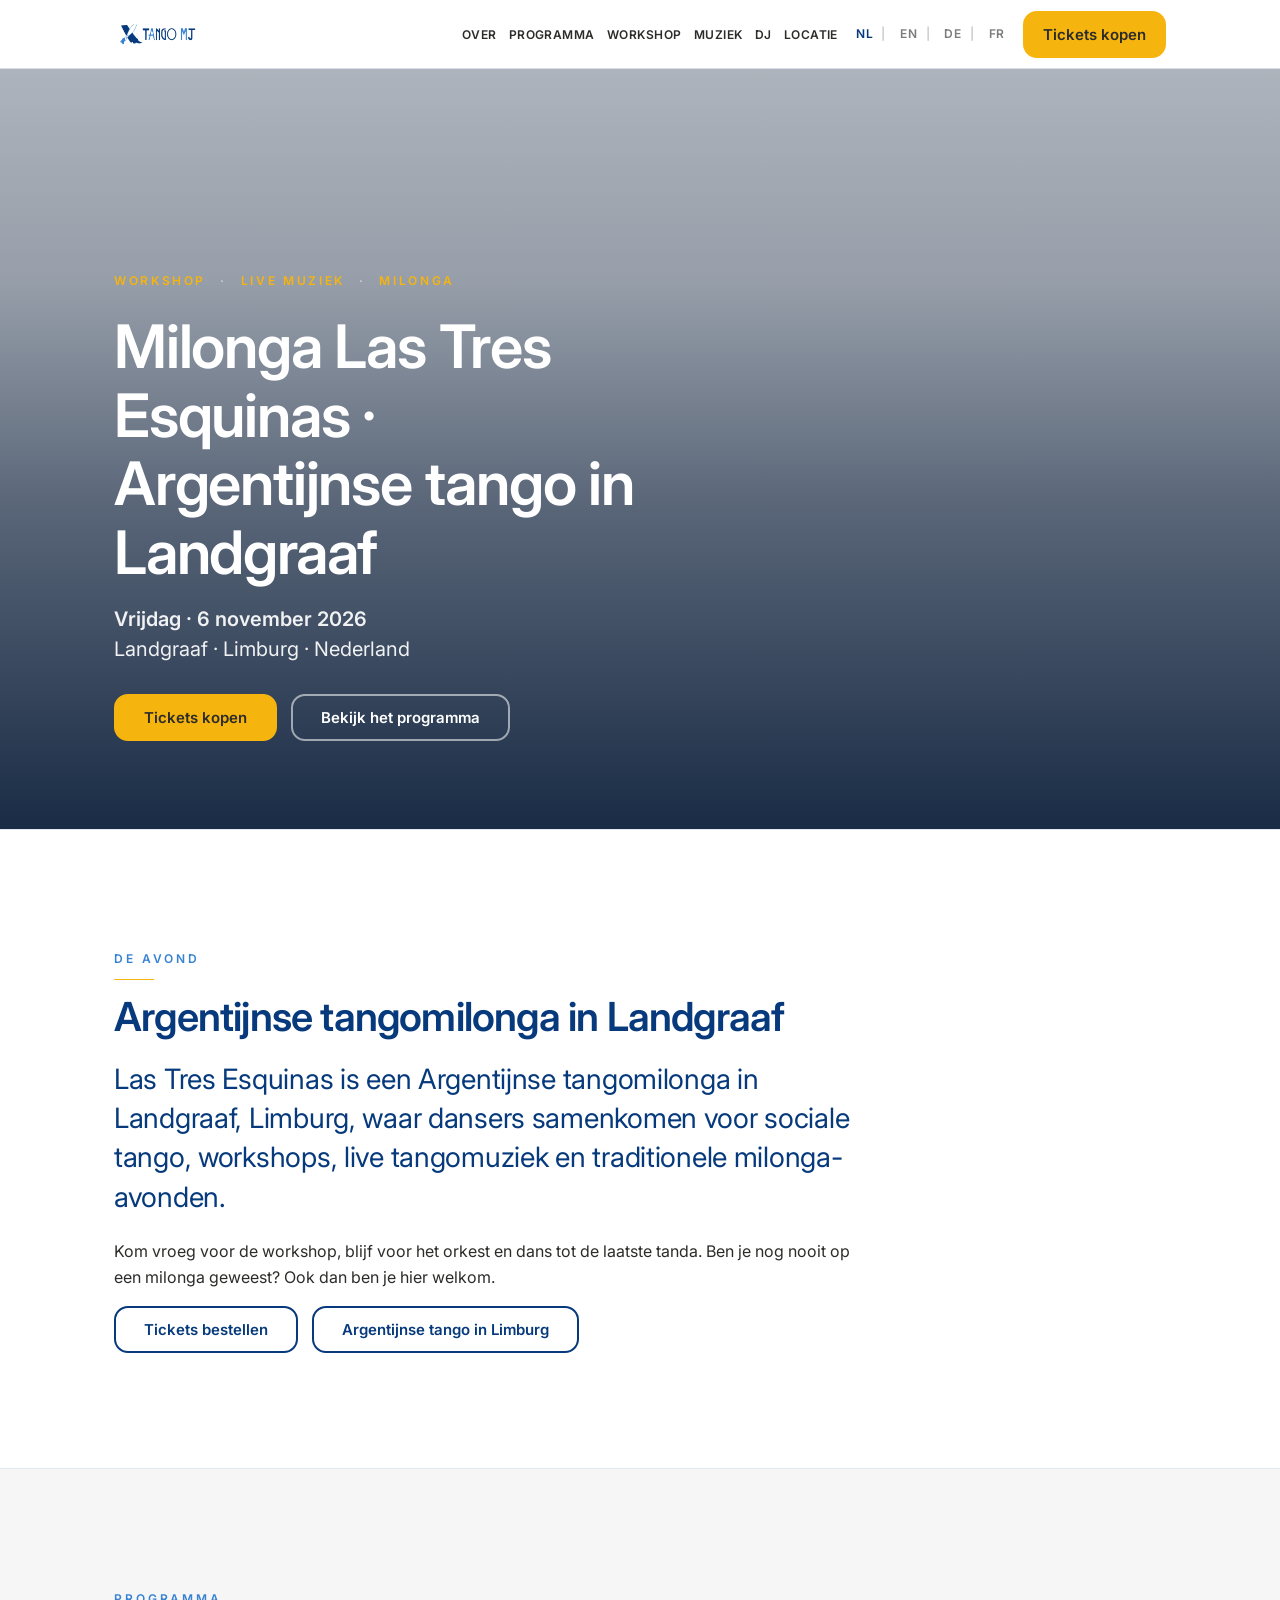
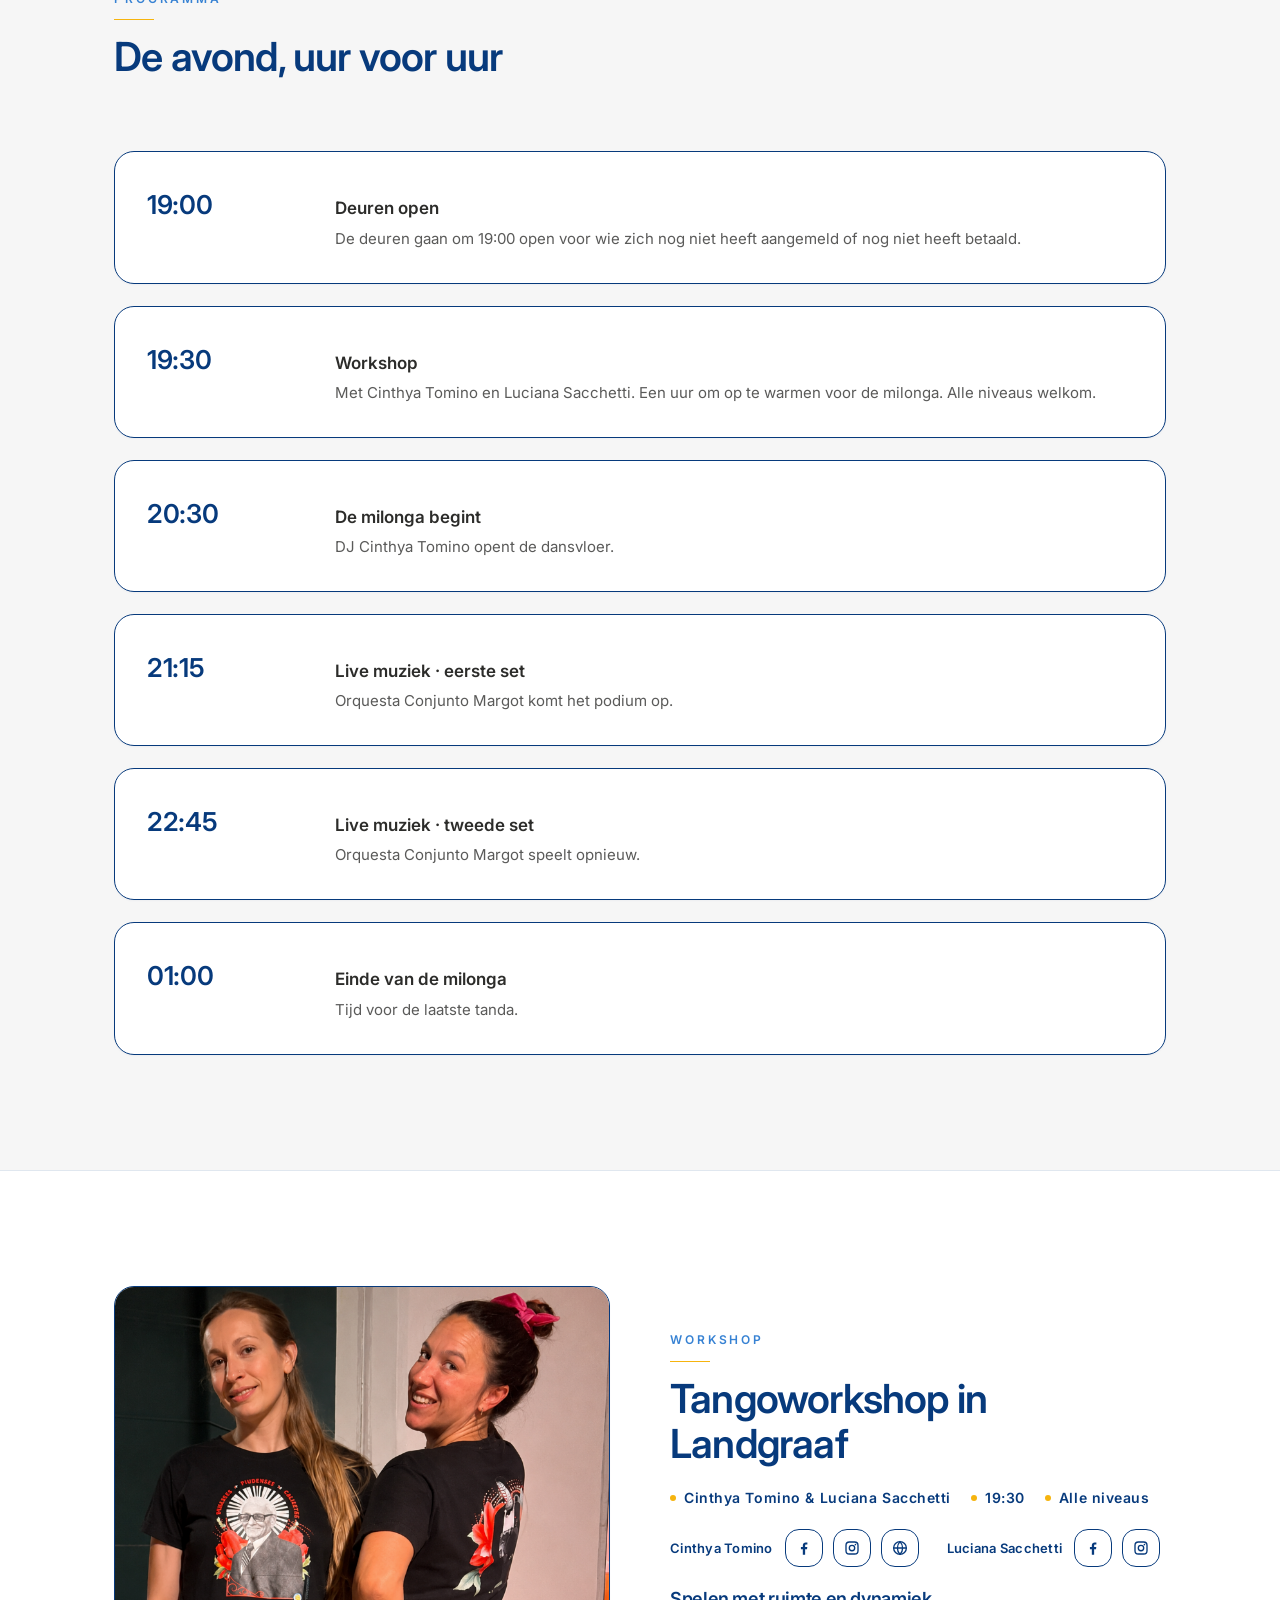
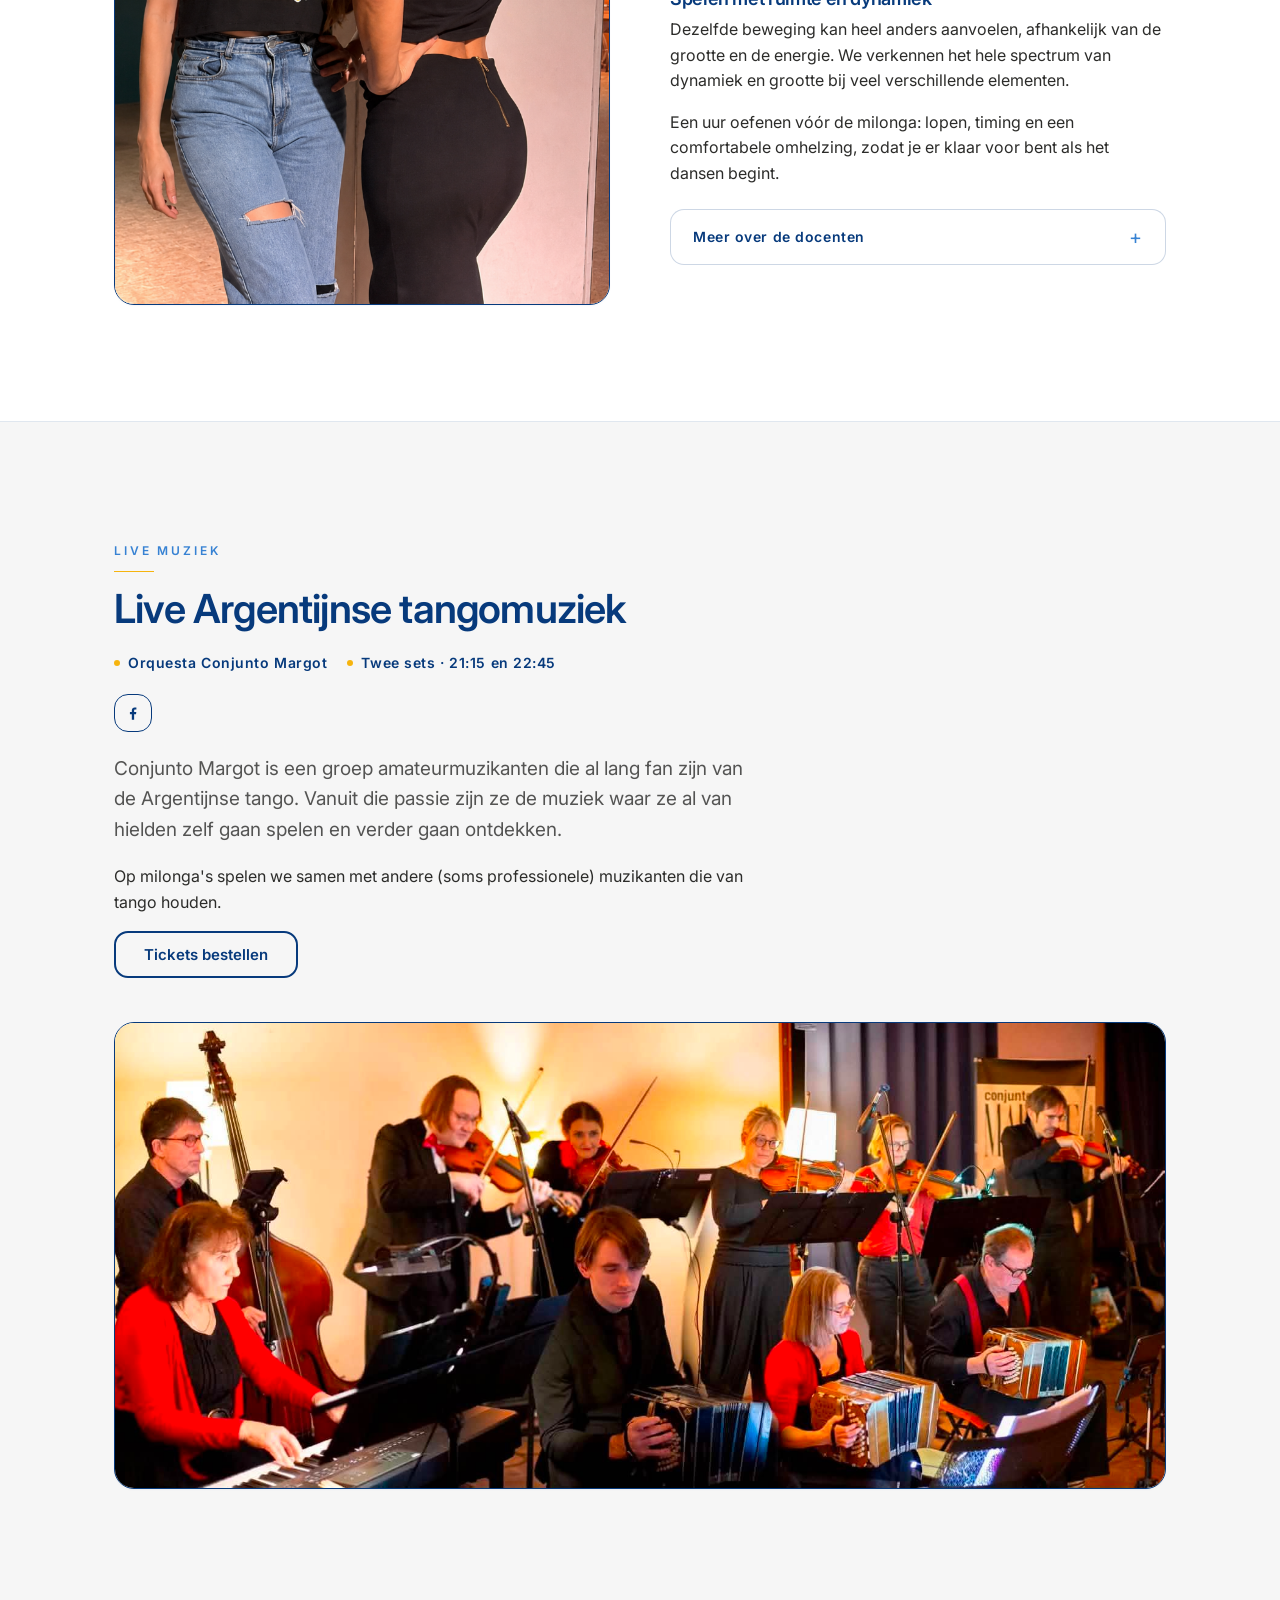
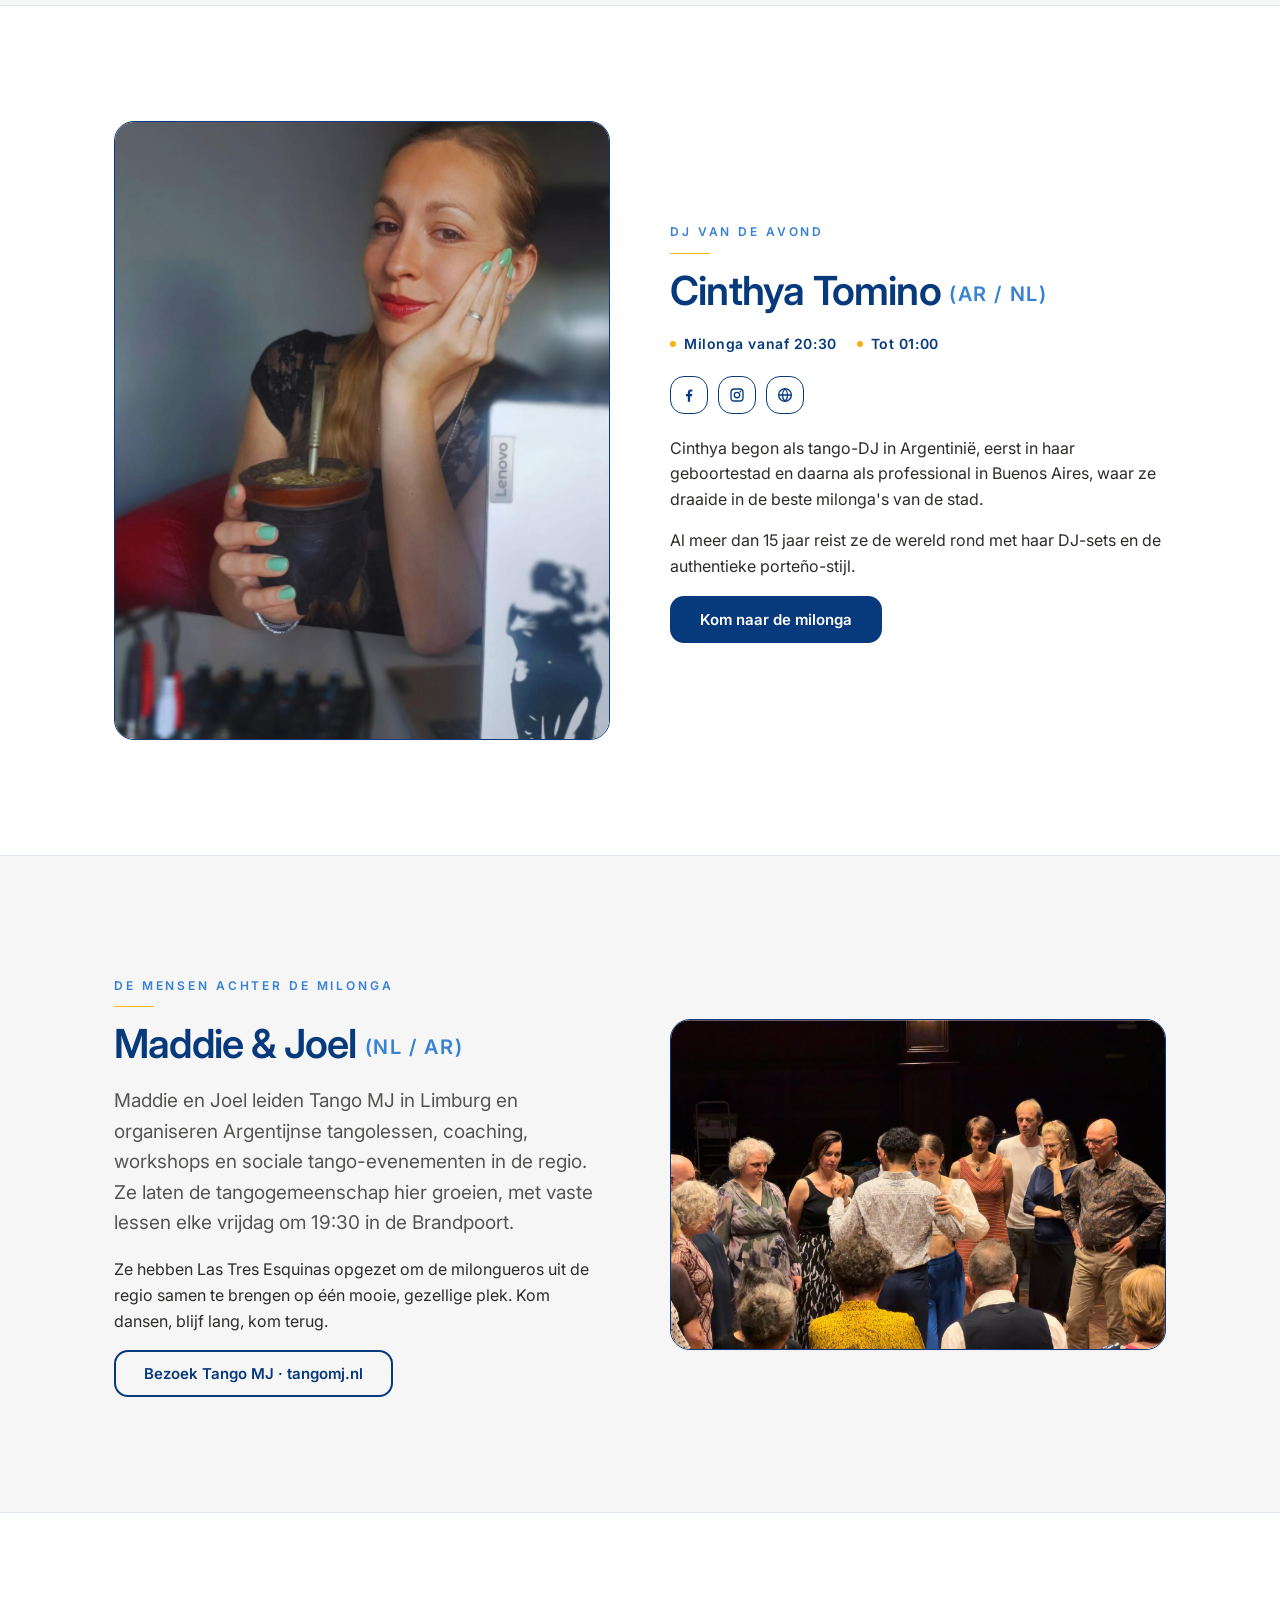
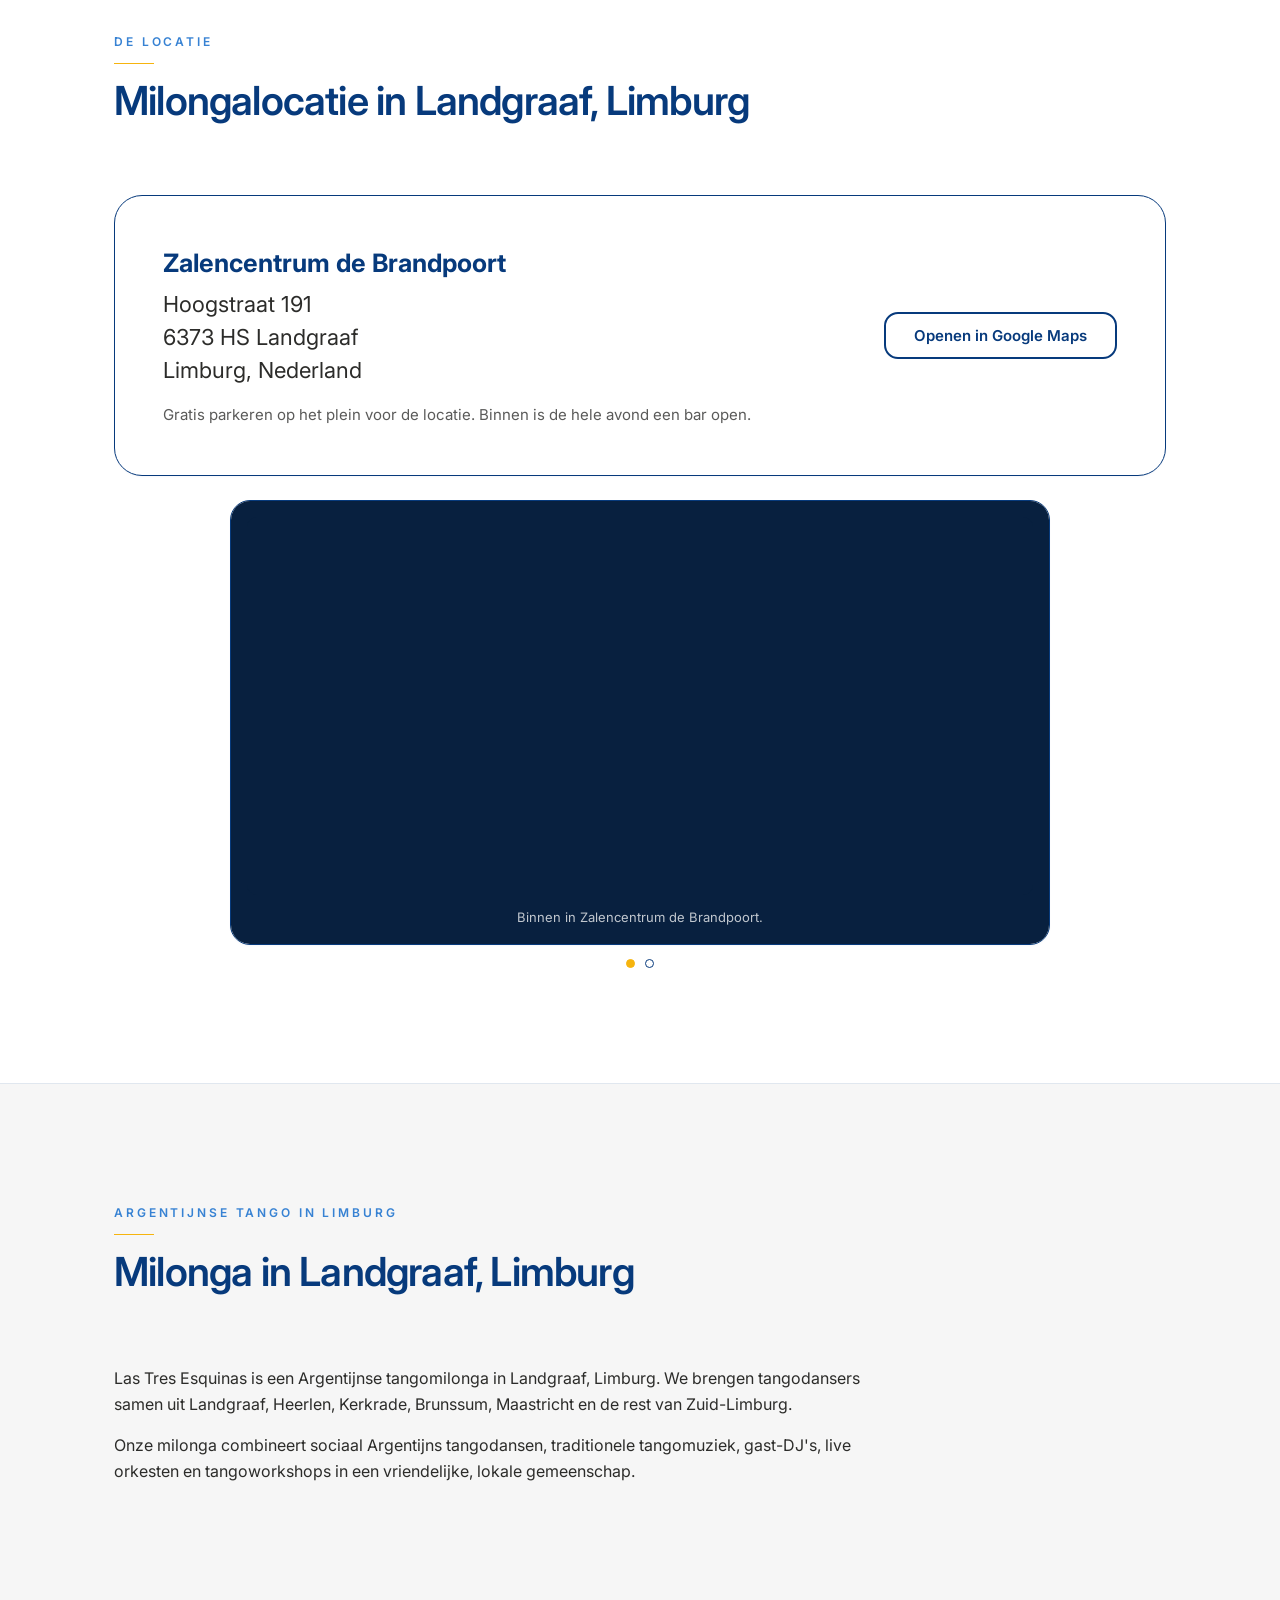
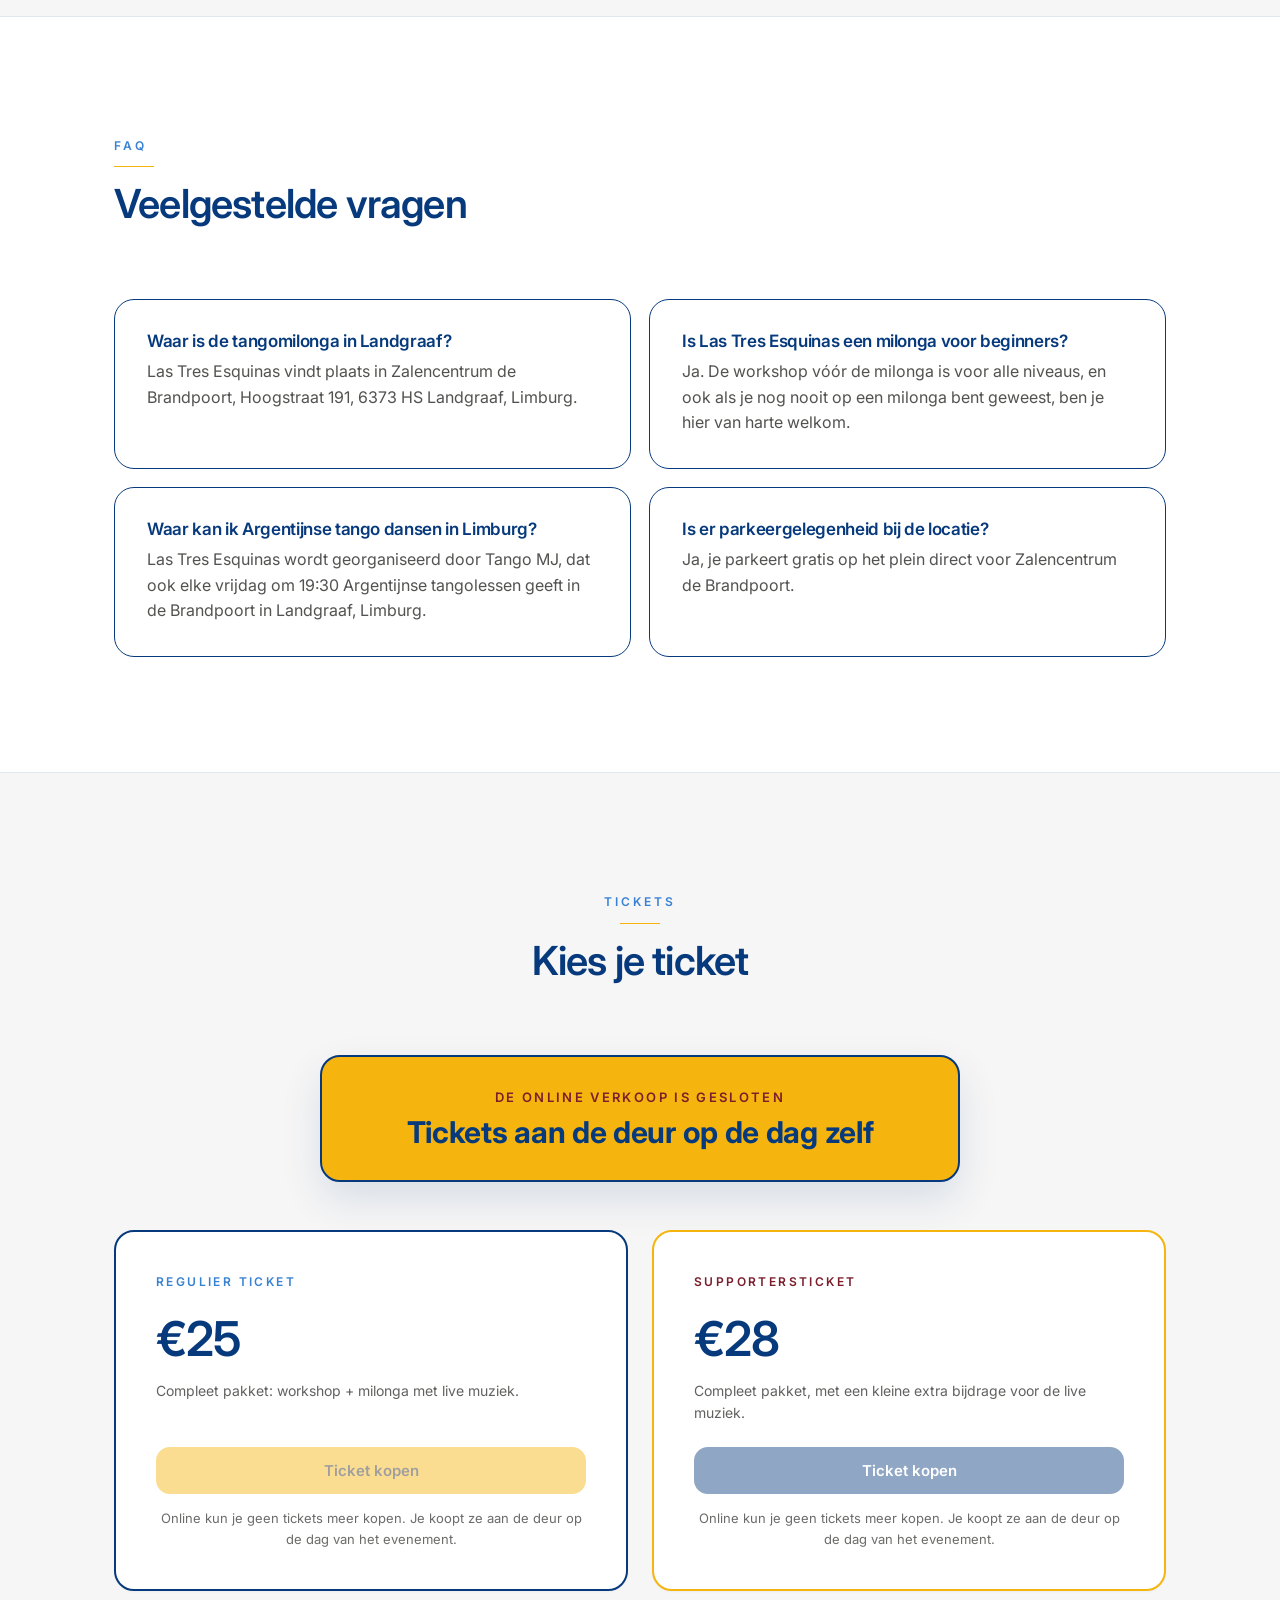
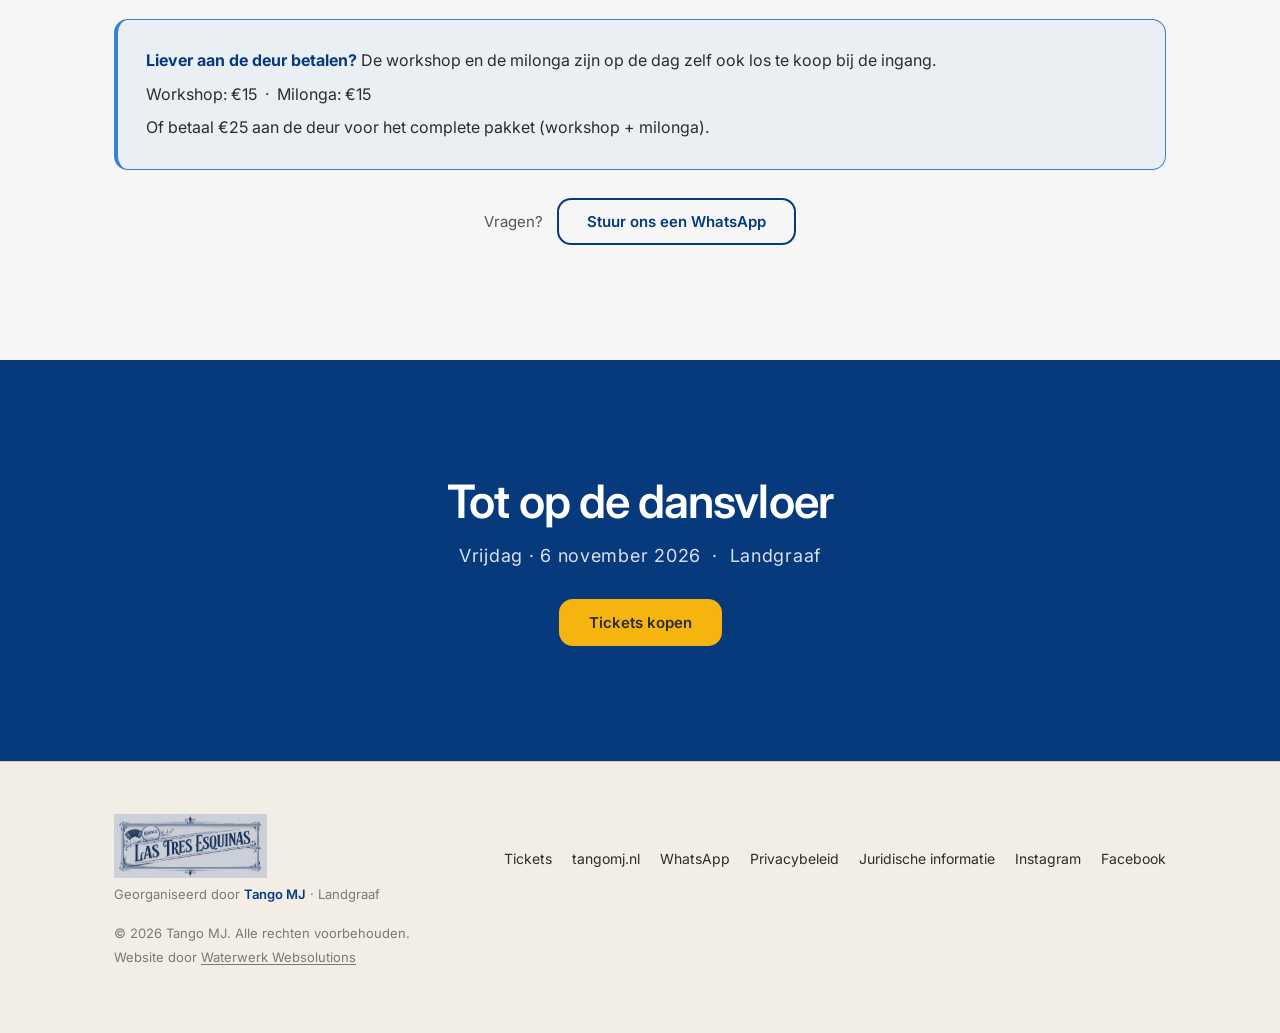
<file: nl/index.html>
<!doctype html>
<html lang="nl">
  <head>
    <meta charset="utf-8" />
    <meta name="viewport" content="width=device-width, initial-scale=1" />

    <title>Milonga Landgraaf | Argentijnse tango in Limburg · Las Tres Esquinas</title>
    <meta
      name="description"
      content="Milonga in Landgraaf, Limburg. Las Tres Esquinas brengt Argentijnse tango, sociaal dansen, workshops en live tangomuziek naar Zuid-Limburg."
    />
    <link rel="canonical" href="https://lastresesquinas.nl/nl" />
    <link rel="alternate" hreflang="en" href="https://lastresesquinas.nl/" />
    <link rel="alternate" hreflang="nl" href="https://lastresesquinas.nl/nl" />
    <link rel="alternate" hreflang="de" href="https://lastresesquinas.nl/de" />
    <link rel="alternate" hreflang="fr" href="https://lastresesquinas.nl/fr" />
    <link rel="alternate" hreflang="x-default" href="https://lastresesquinas.nl/" />

    <link rel="icon" type="image/png" href="/img/icon.png" />
    <link rel="apple-touch-icon" href="/img/icon.png" />

    <!-- Open Graph -->
    <meta property="og:type" content="website" />
    <meta property="og:locale" content="nl_NL" />
    <meta property="og:title" content="Milonga Las Tres Esquinas · Argentijnse tango in Landgraaf" />
    <meta
      property="og:description"
      content="Argentijnse tangomilonga in Landgraaf, Limburg, met sociaal dansen, workshops en live tangomuziek."
    />
    <meta property="og:url" content="https://lastresesquinas.nl/nl" />
    <meta property="og:image" content="https://lastresesquinas.nl/img/organizadores.jpg" />
    <meta name="twitter:card" content="summary_large_image" />

    <link rel="preconnect" href="https://fonts.googleapis.com" />
    <link rel="preconnect" href="https://fonts.gstatic.com" crossorigin />
    <link
      rel="stylesheet"
      href="https://fonts.googleapis.com/css2?family=Inter:wght@400;500;600;700&display=swap"
    />
    <link rel="stylesheet" href="/css/styles.css" />

    <script type="application/ld+json">
      {
        "@context": "https://schema.org",
        "@type": "DanceEvent",
        "name": "Milonga Las Tres Esquinas",
        "description": "Argentijnse tangomilonga in Landgraaf, Limburg, met een tangoworkshop, live muziek van Orquesta Conjunto Margot en DJ Cinthya Tomino.",
        "url": "https://lastresesquinas.nl/nl",
        "image": [
          "https://lastresesquinas.nl/img/organizadores.jpg",
          "https://lastresesquinas.nl/img/orquesta.jpg",
          "https://lastresesquinas.nl/img/dj.jpg"
        ],
        "startDate": "2026-11-06T19:30:00+01:00",
        "endDate": "2026-11-07T01:00:00+01:00",
        "eventAttendanceMode": "https://schema.org/OfflineEventAttendanceMode",
        "eventStatus": "https://schema.org/EventScheduled",
        "location": {
          "@type": "Place",
          "name": "Zalencentrum de Brandpoort",
          "address": {
            "@type": "PostalAddress",
            "streetAddress": "Hoogstraat 191",
            "postalCode": "6373 HS",
            "addressLocality": "Landgraaf",
            "addressRegion": "Limburg",
            "addressCountry": "NL"
          }
        },
        "performer": [
          { "@type": "MusicGroup", "name": "Orquesta Conjunto Margot" },
          { "@type": "Person", "name": "Cinthya Tomino" }
        ],
        "organizer": { "@type": "Organization", "name": "Tango MJ", "url": "https://tangomj.nl/" },
        "offers": [
          {
            "@type": "Offer",
            "name": "Regulier ticket",
            "price": "25",
            "priceCurrency": "EUR",
            "availability": "https://schema.org/InStock",
            "url": "https://buy.stripe.com/8x200i0NX9LU2fvdDG4Rq0i"
          },
          {
            "@type": "Offer",
            "name": "Supportersticket",
            "price": "28",
            "priceCurrency": "EUR",
            "availability": "https://schema.org/InStock",
            "url": "https://buy.stripe.com/4gM7sKcwFbU2bQ56be4Rq0g"
          }
        ]
      }
    </script>

    <script type="application/ld+json">
      {
        "@context": "https://schema.org",
        "@type": "FAQPage",
        "mainEntity": [
          {
            "@type": "Question",
            "name": "Waar is de tangomilonga in Landgraaf?",
            "acceptedAnswer": {
              "@type": "Answer",
              "text": "Las Tres Esquinas vindt plaats in Zalencentrum de Brandpoort, Hoogstraat 191, 6373 HS Landgraaf, Limburg."
            }
          },
          {
            "@type": "Question",
            "name": "Is Las Tres Esquinas een milonga voor beginners?",
            "acceptedAnswer": {
              "@type": "Answer",
              "text": "Ja. De workshop vóór de milonga is voor alle niveaus, en ook als je nog nooit op een milonga bent geweest, ben je hier van harte welkom."
            }
          },
          {
            "@type": "Question",
            "name": "Waar kan ik Argentijnse tango dansen in Limburg?",
            "acceptedAnswer": {
              "@type": "Answer",
              "text": "Las Tres Esquinas wordt georganiseerd door Tango MJ, dat ook elke vrijdag om 19:30 Argentijnse tangolessen geeft in de Brandpoort in Landgraaf, Limburg."
            }
          },
          {
            "@type": "Question",
            "name": "Is er parkeergelegenheid bij de locatie?",
            "acceptedAnswer": {
              "@type": "Answer",
              "text": "Ja, je parkeert gratis op het plein direct voor Zalencentrum de Brandpoort."
            }
          }
        ]
      }
    </script>
  </head>

  <body>
    <a class="skip-link" href="#main">Naar de inhoud</a>

    <!-- Icon sprite (Facebook / Instagram / website) -->
    <svg width="0" height="0" style="position: absolute" aria-hidden="true" focusable="false">
      <symbol id="i-facebook" viewBox="0 0 24 24">
        <path
          fill="currentColor"
          d="M13.5 21v-7.5h2.53l.38-2.94H13.5V8.68c0-.85.24-1.43 1.46-1.43h1.56V4.62c-.27-.04-1.2-.12-2.28-.12-2.26 0-3.8 1.38-3.8 3.9v2.17H7.9v2.94h2.53V21z"
        />
      </symbol>
      <symbol
        id="i-instagram"
        viewBox="0 0 24 24"
        fill="none"
        stroke="currentColor"
        stroke-width="1.8"
      >
        <rect x="4" y="4" width="16" height="16" rx="4.5" />
        <circle cx="12" cy="12" r="3.6" />
        <circle cx="16.6" cy="7.4" r="1.1" fill="currentColor" stroke="none" />
      </symbol>
      <symbol
        id="i-web"
        viewBox="0 0 24 24"
        fill="none"
        stroke="currentColor"
        stroke-width="1.8"
      >
        <circle cx="12" cy="12" r="8.5" />
        <path
          d="M3.5 12h17M12 3.5c2.3 2.4 3.5 5.6 3.5 8.5s-1.2 6.1-3.5 8.5c-2.3-2.4-3.5-5.6-3.5-8.5S9.7 5.9 12 3.5z"
        />
      </symbol>
    </svg>

    <!-- ============ HEADER / NAV ============ -->
    <header class="site-header">
      <div class="container site-header__inner">
        <a class="site-header__brand" href="#top" aria-label="Milonga Las Tres Esquinas, naar boven">
          <img
            class="site-header__logo"
            src="/img/logo_web.png"
            alt="Tango MJ"
            width="2493"
            height="832"
          />
          <span>Las Tres Esquinas</span>
        </a>

        <button
          class="nav-toggle"
          type="button"
          aria-label="Menu openen"
          aria-expanded="false"
          aria-controls="site-nav"
          data-nav-toggle
        >
          <span class="nav-toggle__bar" aria-hidden="true"></span>
          <span class="nav-toggle__bar" aria-hidden="true"></span>
          <span class="nav-toggle__bar" aria-hidden="true"></span>
        </button>

        <nav id="site-nav" class="site-nav" aria-label="Hoofdmenu" data-nav>
          <ul class="site-nav__list">
            <li><a href="#about">Over</a></li>
            <li><a href="#program">Programma</a></li>
            <li><a href="#workshop">Workshop</a></li>
            <li><a href="#music">Muziek</a></li>
            <li><a href="#dj">DJ</a></li>
            <li><a href="#venue">Locatie</a></li>
          </ul>
          <div class="lang-switch" role="group" aria-label="Taal">
            <a class="lang-switch__item is-active" href="/nl" lang="nl" aria-current="page" title="Nederlands">NL</a>
            <a class="lang-switch__item" href="/" hreflang="en" lang="en" title="English">EN</a>
            <a class="lang-switch__item" href="/de" hreflang="de" lang="de" title="Deutsch">DE</a>
            <a class="lang-switch__item" href="/fr" hreflang="fr" lang="fr" title="Français">FR</a>
          </div>
          <a class="btn btn--primary" href="#tickets">Tickets kopen</a>
        </nav>
      </div>
    </header>

    <main id="main">
      <span id="top"></span>

      <!-- ============ 1. HERO ============ -->
      <section class="hero" aria-labelledby="hero-heading">
        <div class="hero__media" data-hero-slides>
          <div class="hero__slide hero__slide--video is-active">
            <video
              data-hero-video
              src="/img/video-bp.mp4"
              autoplay
              muted
              loop
              playsinline
              preload="auto"
              width="464"
              height="832"
            ></video>
          </div>
          <div class="hero__slide">
            <img
              src="/img/organizadores.jpg"
              alt="Argentijnse tangodansers op Milonga Las Tres Esquinas in Landgraaf"
              width="1924"
              height="1082"
              fetchpriority="high"
            />
          </div>
          <div class="hero__slide">
            <img
              src="/img/profes.png"
              alt="Cinthya Tomino en Luciana Sacchetti, de docenten van de workshop"
              width="768"
              height="1024"
              loading="lazy"
            />
          </div>
          <div class="hero__slide">
            <img
              src="/img/orquesta.jpg"
              alt="Orquesta Conjunto Margot speelt live Argentijnse tango in Landgraaf"
              width="1723"
              height="763"
              loading="lazy"
            />
          </div>
          <div class="hero__slide">
            <img
              src="/img/dj.jpg"
              alt="Cinthya Tomino als DJ op een Argentijnse tangomilonga in Landgraaf"
              width="1601"
              height="2048"
              loading="lazy"
            />
          </div>
        </div>
        <div class="container">
          <p class="hero__kicker">
            <span>Workshop</span><span>Live muziek</span><span>Milonga</span>
          </p>
          <h1 id="hero-heading">
            Milonga Las Tres Esquinas · Argentijnse tango in Landgraaf
          </h1>
          <p class="hero__meta">
            <strong>Vrijdag · 6 november 2026</strong>
            Landgraaf · Limburg · Nederland
          </p>
          <div class="hero__actions">
            <a class="btn btn--primary" href="#tickets">Tickets kopen</a>
            <a class="btn btn--ghost" href="#program">Bekijk het programma</a>
          </div>
        </div>
      </section>

      <!-- ============ 2. ABOUT / THE NIGHT ============ -->
      <section id="about" class="section section--tint" aria-labelledby="about-heading">
        <div class="container">
          <div class="about" data-reveal>
            <span class="eyebrow">De avond</span>
            <h2 id="about-heading">Argentijnse tangomilonga in Landgraaf</h2>
            <p class="about__statement">
              Las Tres Esquinas is een Argentijnse tangomilonga in Landgraaf,
              Limburg, waar dansers samenkomen voor sociale tango, workshops,
              live tangomuziek en traditionele milonga-avonden.
            </p>
            <p>
              Kom vroeg voor de workshop, blijf voor het orkest en dans tot de
              laatste tanda. Ben je nog nooit op een milonga geweest? Ook dan ben
              je hier welkom.
            </p>
            <div class="about__actions">
              <a class="btn btn--outline" href="#tickets">Tickets bestellen</a>
              <a class="btn btn--outline" href="#tango-limburg">Argentijnse tango in Limburg</a>
            </div>
          </div>
        </div>
      </section>

      <!-- ============ 3. PROGRAM ============ -->
      <section id="program" class="section" aria-labelledby="program-heading">
        <div class="container">
          <div class="section-head" data-reveal>
            <span class="eyebrow">Programma</span>
            <h2 id="program-heading">De avond, uur voor uur</h2>
          </div>

          <div class="timeline stagger">
            <div class="timeline__item" data-reveal>
              <div class="timeline__time">19:00</div>
              <div>
                <p class="timeline__title">Deuren open</p>
                <p class="timeline__detail">
                  De deuren gaan om 19:00 open voor wie zich nog niet heeft
                  aangemeld of nog niet heeft betaald.
                </p>
              </div>
            </div>
            <div class="timeline__item" data-reveal>
              <div class="timeline__time">19:30</div>
              <div>
                <p class="timeline__title">Workshop</p>
                <p class="timeline__detail">
                  Met Cinthya Tomino en Luciana Sacchetti. Een uur om op te
                  warmen voor de milonga. Alle niveaus welkom.
                </p>
              </div>
            </div>
            <div class="timeline__item" data-reveal>
              <div class="timeline__time">20:30</div>
              <div>
                <p class="timeline__title">De milonga begint</p>
                <p class="timeline__detail">
                  DJ Cinthya Tomino opent de dansvloer.
                </p>
              </div>
            </div>
            <div class="timeline__item" data-reveal>
              <div class="timeline__time">21:15</div>
              <div>
                <p class="timeline__title">Live muziek · eerste set</p>
                <p class="timeline__detail">
                  Orquesta Conjunto Margot komt het podium op.
                </p>
              </div>
            </div>
            <div class="timeline__item" data-reveal>
              <div class="timeline__time">22:45</div>
              <div>
                <p class="timeline__title">Live muziek · tweede set</p>
                <p class="timeline__detail">
                  Orquesta Conjunto Margot speelt opnieuw.
                </p>
              </div>
            </div>
            <div class="timeline__item" data-reveal>
              <div class="timeline__time">01:00</div>
              <div>
                <p class="timeline__title">Einde van de milonga</p>
                <p class="timeline__detail">Tijd voor de laatste tanda.</p>
              </div>
            </div>
          </div>
        </div>
      </section>

      <!-- ============ 4. WORKSHOP ============ -->
      <section id="workshop" class="section section--tint" aria-labelledby="workshop-heading">
        <div class="container">
          <div class="feature feature--reverse">
            <div class="feature__media feature__media--portrait" data-reveal="left">
              <img
                src="/img/profes.png"
                alt="Cinthya Tomino en Luciana Sacchetti, de docenten van de workshop"
                width="768"
                height="1024"
                loading="lazy"
              />
            </div>
            <div class="feature__body" data-reveal>
              <span class="eyebrow">Workshop</span>
              <h2 id="workshop-heading">Tangoworkshop in Landgraaf</h2>
              <p class="meta-line">
                <span>Cinthya Tomino &amp; Luciana Sacchetti</span><span>19:30</span><span>Alle niveaus</span>
              </p>
              <div class="artist-links-row">
                <div class="artist-links-group">
                  <span class="artist-links-group__name">Cinthya Tomino</span>
                  <ul class="artist-links">
                    <li>
                      <a href="https://www.facebook.com/CinTomino/" target="_blank" rel="noopener" aria-label="Cinthya Tomino op Facebook"><svg class="ic"><use href="#i-facebook" /></svg></a>
                    </li>
                    <li>
                      <a href="https://www.instagram.com/cintomino" target="_blank" rel="noopener" aria-label="Cinthya Tomino op Instagram"><svg class="ic"><use href="#i-instagram" /></svg></a>
                    </li>
                    <li>
                      <a href="https://www.cintominotango.com" target="_blank" rel="noopener" aria-label="Website van Cinthya Tomino"><svg class="ic"><use href="#i-web" /></svg></a>
                    </li>
                  </ul>
                </div>
                <div class="artist-links-group">
                  <span class="artist-links-group__name">Luciana Sacchetti</span>
                  <ul class="artist-links">
                    <li>
                      <a href="https://www.facebook.com/lu.sacchetti/" target="_blank" rel="noopener" aria-label="Luciana Sacchetti op Facebook"><svg class="ic"><use href="#i-facebook" /></svg></a>
                    </li>
                    <li>
                      <a href="https://www.instagram.com/lusacchetti" target="_blank" rel="noopener" aria-label="Luciana Sacchetti op Instagram"><svg class="ic"><use href="#i-instagram" /></svg></a>
                    </li>
                  </ul>
                </div>
              </div>
              <h3 class="feature__topic">Spelen met ruimte en dynamiek</h3>
              <p>
                Dezelfde beweging kan heel anders aanvoelen, afhankelijk van de
                grootte en de energie. We verkennen het hele spectrum van dynamiek
                en grootte bij veel verschillende elementen.
              </p>
              <p>
                Een uur oefenen vóór de milonga: lopen, timing en een
                comfortabele omhelzing, zodat je er klaar voor bent als het
                dansen begint.
              </p>

              <details class="disclosure">
                <summary>Meer over de docenten</summary>
                <div class="disclosure__body">
                  <h3>Luciana Sacchetti</h3>
                  <p>
                    Danseres, turnster, atlete en circusartieste. Vijftien jaar
                    geleden kwam ze in Mar del Plata, Argentinië, in aanraking met
                    tango. Ze begon meteen lessen te nemen bij internationaal
                    bekende meesters en artiesten, en nog altijd reist ze naar
                    Europa en Argentinië om haar kennis van deze dans steeds
                    verder te verdiepen. Ze wordt uitgenodigd in Argentinië,
                    Italië, de Verenigde Staten en Nederland om les te geven en op
                    te treden met verschillende artiesten.
                  </p>
                  <h3>Cinthya Tomino</h3>
                  <p>
                    Professionele tangodanseres uit Argentinië. Cinthya begon als
                    kind met tango en volgde al jong haar artistieke opleiding bij
                    enkele van de bekendste tangomeesters in Buenos Aires, waar ze
                    zich in beide rollen ontwikkelde: als leider en als volger. Na
                    optredens in enkele van de meest prestigieuze theaters en
                    bekende milonga's van Buenos Aires geeft ze al meer dan 15
                    jaar les en danst ze in verschillende landen. Als docente,
                    danseres en tango-DJ deelt ze de tradities, de cultuur en de
                    passie van de Argentijnse tango.
                  </p>
                  <h3>Milonga El Colectivo</h3>
                  <p>
                    Cinthya Tomino en Luciana Sacchetti maken deel uit van El
                    Colectivo, een tangoproject in Rotterdam dat de milonga
                    &ldquo;El Colectivo&rdquo; organiseert: een maandelijkse
                    bijeenkomst rond de Argentijnse tango, met traditionele
                    muziek, dans en een ontmoetingsplek voor de tangogemeenschap.
                    Elke vierde vrijdag van de maand in Rotterdam.
                  </p>
                </div>
              </details>
            </div>
          </div>
        </div>
      </section>

      <!-- ============ 5. LIVE MUSIC ============ -->
      <section id="music" class="section" aria-labelledby="music-heading">
        <div class="container">
          <div class="music-head">
            <div data-reveal>
              <span class="eyebrow">Live muziek</span>
              <h2 id="music-heading">Live Argentijnse tangomuziek</h2>
              <p class="meta-line">
                <span>Orquesta Conjunto Margot</span><span>Twee sets · 21:15 en 22:45</span>
              </p>
              <ul class="artist-links">
                <li>
                  <a href="https://www.facebook.com/people/Conjunto-Margot/61581234227442/" target="_blank" rel="noopener" aria-label="Conjunto Margot op Facebook"><svg class="ic"><use href="#i-facebook" /></svg></a>
                </li>
              </ul>
              <p class="lead">
                Conjunto Margot is een groep amateurmuzikanten die al lang fan
                zijn van de Argentijnse tango. Vanuit die passie zijn ze de muziek
                waar ze al van hielden zelf gaan spelen en verder gaan ontdekken.
              </p>
              <p>
                Op milonga's spelen we samen met andere (soms professionele)
                muzikanten die van tango houden.
              </p>
              <p>
                <a class="btn btn--outline" href="#tickets">Tickets bestellen</a>
              </p>
            </div>
          </div>

          <figure class="band-figure" data-reveal>
            <img
              src="/img/orquesta.jpg"
              alt="Orquesta Conjunto Margot speelt live Argentijnse tango, met bandoneons, violen, piano en contrabas"
              width="1723"
              height="763"
              loading="lazy"
            />
          </figure>
        </div>
      </section>

      <!-- ============ 6. DJ ============ -->
      <section id="dj" class="section section--tint" aria-labelledby="dj-heading">
        <div class="container">
          <div class="feature feature--reverse">
            <div class="feature__media feature__media--portrait" data-reveal="left">
              <img
                src="/img/dj.jpg"
                alt="Cinthya Tomino als DJ op een Argentijnse tangomilonga in Landgraaf"
                width="1601"
                height="2048"
                loading="lazy"
              />
            </div>
            <div class="feature__body" data-reveal>
              <span class="eyebrow">DJ van de avond</span>
              <h2 id="dj-heading">Cinthya Tomino <span class="dj-origin">(AR / NL)</span></h2>
              <p class="meta-line">
                <span>Milonga vanaf 20:30</span><span>Tot 01:00</span>
              </p>
              <ul class="artist-links">
                <li>
                  <a href="https://www.facebook.com/CinTomino/" target="_blank" rel="noopener" aria-label="Cinthya Tomino op Facebook"><svg class="ic"><use href="#i-facebook" /></svg></a>
                </li>
                <li>
                  <a href="https://www.instagram.com/cintomino" target="_blank" rel="noopener" aria-label="Cinthya Tomino op Instagram"><svg class="ic"><use href="#i-instagram" /></svg></a>
                </li>
                <li>
                  <a href="https://www.cintominotango.com" target="_blank" rel="noopener" aria-label="Website van Cinthya Tomino"><svg class="ic"><use href="#i-web" /></svg></a>
                </li>
              </ul>
              <p>
                Cinthya begon als tango-DJ in Argentinië, eerst in haar
                geboortestad en daarna als professional in Buenos Aires, waar ze
                draaide in de beste milonga's van de stad.
              </p>
              <p>
                Al meer dan 15 jaar reist ze de wereld rond met haar DJ-sets en
                de authentieke porteño-stijl.
              </p>
              <p>
                <a class="btn btn--secondary" href="#tickets">Kom naar de milonga</a>
              </p>
            </div>
          </div>
        </div>
      </section>

      <!-- ============ 7. ORGANIZERS ============ -->
      <section id="organizers" class="section" aria-labelledby="organizers-heading">
        <div class="container">
          <div class="feature">
            <div class="feature__body" data-reveal>
              <span class="eyebrow">De mensen achter de milonga</span>
              <h2 id="organizers-heading">
                Maddie &amp; Joel <span class="dj-origin">(NL / AR)</span>
              </h2>
              <p class="lead">
                Maddie en Joel leiden Tango MJ in Limburg en organiseren
                Argentijnse tangolessen, coaching, workshops en sociale
                tango-evenementen in de regio. Ze laten de tangogemeenschap hier
                groeien, met vaste lessen elke vrijdag om 19:30 in de
                Brandpoort.
              </p>
              <p>
                Ze hebben Las Tres Esquinas opgezet om de milongueros uit de
                regio samen te brengen op één mooie, gezellige plek. Kom dansen,
                blijf lang, kom terug.
              </p>
              <p>
                <a class="btn btn--outline" href="https://www.tangomj.nl/nl/" target="_blank" rel="noopener">
                  Bezoek Tango MJ · tangomj.nl
                </a>
              </p>
            </div>
            <div class="feature__media feature__media--wide" data-reveal="right">
              <img
                src="/img/organizadores.jpg"
                alt="Een tangoles van Tango MJ rond een dansend paar in Landgraaf"
                width="1924"
                height="1082"
                loading="lazy"
              />
            </div>
          </div>
        </div>
      </section>

      <!-- ============ 8. VENUE ============ -->
      <section id="venue" class="section section--tint" aria-labelledby="venue-heading">
        <div class="container">
          <div class="section-head" data-reveal>
            <span class="eyebrow">De locatie</span>
            <h2 id="venue-heading">Milongalocatie in Landgraaf, Limburg</h2>
          </div>
          <div class="venue-card" data-reveal>
            <div>
              <address class="venue-card__address">
                <strong>Zalencentrum de Brandpoort</strong>
                Hoogstraat 191<br />
                6373 HS Landgraaf<br />
                Limburg, Nederland
              </address>
              <p class="venue-card__parking">
                Gratis parkeren op het plein voor de locatie. Binnen is de hele
                avond een bar open.
              </p>
            </div>
            <a
              class="btn btn--outline"
              href="https://maps.app.goo.gl/uze1UyYe35vyduzv8"
              target="_blank"
              rel="noopener"
            >
              Openen in Google Maps
            </a>
          </div>

          <div class="venue-carousel" data-carousel data-reveal>
            <div
              class="venue-carousel__viewport"
              data-carousel-track
              tabindex="0"
              role="region"
              aria-label="Foto's en video van de locatie"
            >
              <figure class="venue-carousel__slide">
                <video
                  class="venue-carousel__media"
                  data-venue-video
                  src="/img/video-bp.mp4"
                  autoplay
                  muted
                  loop
                  playsinline
                  preload="metadata"
                  width="464"
                  height="832"
                ></video>
                <figcaption>Binnen in Zalencentrum de Brandpoort.</figcaption>
              </figure>
              <figure class="venue-carousel__slide">
                <img
                  class="venue-carousel__media"
                  src="/img/parking.webp"
                  alt="Het open parkeerplein direct voor Zalencentrum de Brandpoort"
                  width="1024"
                  height="483"
                  loading="lazy"
                />
                <figcaption>Gratis parkeren vlak voor de ingang.</figcaption>
              </figure>
            </div>
            <div class="venue-carousel__dots" data-carousel-dots aria-label="Kies een dia">
              <button type="button" aria-label="Toon de video van de locatie" aria-current="true"></button>
              <button type="button" aria-label="Toon de foto van het parkeerplein" aria-current="false"></button>
            </div>
          </div>
        </div>
      </section>

      <!-- ============ TANGO IN LIMBURG ============ -->
      <section id="tango-limburg" class="section" aria-labelledby="tango-limburg-heading">
        <div class="container">
          <div class="section-head" data-reveal>
            <span class="eyebrow">Argentijnse tango in Limburg</span>
            <h2 id="tango-limburg-heading">Milonga in Landgraaf, Limburg</h2>
          </div>
          <div class="about" data-reveal>
            <p>
              Las Tres Esquinas is een Argentijnse tangomilonga in Landgraaf,
              Limburg. We brengen tangodansers samen uit Landgraaf, Heerlen,
              Kerkrade, Brunssum, Maastricht en de rest van Zuid-Limburg.
            </p>
            <p>
              Onze milonga combineert sociaal Argentijns tangodansen,
              traditionele tangomuziek, gast-DJ's, live orkesten en
              tangoworkshops in een vriendelijke, lokale gemeenschap.
            </p>
          </div>
        </div>
      </section>

      <!-- ============ FAQ ============ -->
      <section id="faq" class="section section--tint" aria-labelledby="faq-heading">
        <div class="container">
          <div class="section-head" data-reveal>
            <span class="eyebrow">FAQ</span>
            <h2 id="faq-heading">Veelgestelde vragen</h2>
          </div>
          <div class="faq-list stagger">
            <div class="faq-item" data-reveal>
              <h3>Waar is de tangomilonga in Landgraaf?</h3>
              <p>
                Las Tres Esquinas vindt plaats in Zalencentrum de Brandpoort,
                Hoogstraat 191, 6373 HS Landgraaf, Limburg.
              </p>
            </div>
            <div class="faq-item" data-reveal>
              <h3>Is Las Tres Esquinas een milonga voor beginners?</h3>
              <p>
                Ja. De workshop vóór de milonga is voor alle niveaus, en ook als
                je nog nooit op een milonga bent geweest, ben je hier van harte
                welkom.
              </p>
            </div>
            <div class="faq-item" data-reveal>
              <h3>Waar kan ik Argentijnse tango dansen in Limburg?</h3>
              <p>
                Las Tres Esquinas wordt georganiseerd door Tango MJ, dat ook
                elke vrijdag om 19:30 Argentijnse tangolessen geeft in de
                Brandpoort in Landgraaf, Limburg.
              </p>
            </div>
            <div class="faq-item" data-reveal>
              <h3>Is er parkeergelegenheid bij de locatie?</h3>
              <p>
                Ja, je parkeert gratis op het plein direct voor Zalencentrum de
                Brandpoort.
              </p>
            </div>
          </div>
        </div>
      </section>

      <!-- ============ 9. TICKETS ============ -->
      <section id="tickets" class="section" aria-labelledby="tickets-heading">
        <div class="container">
          <div class="section-head section-head--center" data-reveal>
            <span class="eyebrow">Tickets</span>
            <h2 id="tickets-heading">Kies je ticket</h2>
          </div>

          <p class="ticket-banner" data-reveal>
            <span class="ticket-banner__lead">Elk online ticket is het complete pakket</span>
            <strong class="ticket-banner__main">Workshop <span aria-hidden="true">+</span> milonga inbegrepen</strong>
          </p>

          <div class="ticket-grid stagger">
            <!-- Regular -->
            <div class="ticket-card" data-reveal>
              <span class="ticket-card__tag">Regulier ticket</span>
              <p class="ticket-card__price">€25</p>
              <p class="ticket-card__note">
                Compleet pakket: workshop + milonga met live muziek.
              </p>
              <div class="ticket-card__spacer"></div>

              <div class="privacy-row">
                <input
                  type="checkbox"
                  id="pp-regular"
                  data-privacy
                  required
                  aria-describedby="hint-regular"
                />
                <label for="pp-regular">
                  Ik heb het
                  <a
                    href="https://tangomj.nl/privacy-policy/"
                    target="_blank"
                    rel="noopener"
                    >privacybeleid</a
                  >
                  gelezen en ga akkoord
                  <span class="req" aria-hidden="true">*</span>
                  <span class="visually-hidden">(verplicht)</span>
                </label>
              </div>

              <button
                type="button"
                class="btn btn--primary btn--block"
                data-checkout
                data-checkout-url="https://buy.stripe.com/8x200i0NX9LU2fvdDG4Rq0i"
                aria-controls="pp-regular"
                disabled
              >
                Ticket kopen
              </button>
              <p class="ticket-hint" id="hint-regular" role="status">
                Accepteer het privacybeleid om verder te gaan.
              </p>
            </div>

            <!-- Supportersticket -->
            <div class="ticket-card ticket-card--supporter" data-reveal>
              <span class="ticket-card__tag">Supportersticket</span>
              <p class="ticket-card__price">€28</p>
              <p class="ticket-card__note">
                Compleet pakket, met een kleine extra bijdrage voor de live muziek.
              </p>
              <div class="ticket-card__spacer"></div>

              <div class="privacy-row">
                <input
                  type="checkbox"
                  id="pp-supporter"
                  data-privacy
                  required
                  aria-describedby="hint-supporter"
                />
                <label for="pp-supporter">
                  Ik heb het
                  <a
                    href="https://tangomj.nl/privacy-policy/"
                    target="_blank"
                    rel="noopener"
                    >privacybeleid</a
                  >
                  gelezen en ga akkoord
                  <span class="req" aria-hidden="true">*</span>
                  <span class="visually-hidden">(verplicht)</span>
                </label>
              </div>

              <button
                type="button"
                class="btn btn--secondary btn--block"
                data-checkout
                data-checkout-url="https://buy.stripe.com/4gM7sKcwFbU2bQ56be4Rq0g"
                aria-controls="pp-supporter"
                disabled
              >
                Ticket kopen
              </button>
              <p class="ticket-hint" id="hint-supporter" role="status">
                Accepteer het privacybeleid om verder te gaan.
              </p>
            </div>
          </div>

          <div class="note" data-reveal>
            <p>
              <strong>Liever aan de deur betalen?</strong> De workshop en de
              milonga zijn op de dag zelf ook los te koop bij de ingang.
            </p>
            <p>Workshop: €15 &nbsp;·&nbsp; Milonga: €15</p>
            <p>
              Of betaal €25 aan de deur voor het complete pakket (workshop + milonga).
            </p>
          </div>

          <p class="ticket-help" data-reveal>
            Vragen?
            <a
              class="btn btn--outline"
              href="https://wa.me/31621710803?text=Hoi%21%20Ik%20heb%20een%20vraag%20over%20Milonga%20Las%20Tres%20Esquinas"
              target="_blank"
              rel="noopener"
            >
              Stuur ons een WhatsApp
            </a>
          </p>
        </div>
      </section>

      <!-- ============ FINAL CTA ============ -->
      <section class="section final-cta" aria-labelledby="final-heading">
        <div class="container" data-reveal>
          <h2 id="final-heading">Tot op de dansvloer</h2>
          <p>Vrijdag · 6 november 2026 &nbsp;·&nbsp; Landgraaf</p>
          <a class="btn btn--primary" href="#tickets">Tickets kopen</a>
        </div>
      </section>
    </main>

    <!-- ============ FOOTER ============ -->
    <footer class="site-footer">
      <div class="container site-footer__inner">
        <p class="site-footer__brand">
          <img
            class="site-footer__mark"
            src="/img/3-esq.webp"
            alt="Milonga Las Tres Esquinas"
            width="1024"
            height="427"
            loading="lazy"
          />
          <span>Georganiseerd door <a href="https://www.tangomj.nl/nl/" target="_blank" rel="noopener">Tango MJ</a> · Landgraaf</span>
        </p>
        <nav class="site-footer__links" aria-label="Footer">
          <a href="#tickets">Tickets</a>
          <a href="https://www.tangomj.nl/nl/" target="_blank" rel="noopener">tangomj.nl</a>
          <a href="https://wa.me/31621710803" target="_blank" rel="noopener">WhatsApp</a>
          <a href="https://tangomj.nl/privacy-policy/" target="_blank" rel="noopener">Privacybeleid</a>
          <a href="https://tangomj.nl/legal-notice/" target="_blank" rel="noopener">Juridische informatie</a>
          <a href="https://www.instagram.com/tango_mj/" target="_blank" rel="noopener">Instagram</a>
          <a href="https://www.facebook.com/tangomj.experience/" target="_blank" rel="noopener">Facebook</a>
        </nav>
        <p class="site-footer__copy">© 2026 Tango MJ. Alle rechten voorbehouden.</p>
        <p class="site-footer__copy site-footer__credit">Website door <a href="https://www.waterwerk-websolutions.nl" target="_blank" rel="noopener">Waterwerk Websolutions</a></p>
      </div>
    </footer>

    <!-- ============ STICKY MOBILE CTA ============ -->
    <div class="sticky-cta" data-sticky-cta aria-hidden="true">
      <a class="btn btn--primary" href="#tickets" tabindex="-1">Tickets kopen · 6 nov</a>
    </div>

    <script src="/js/main.js?v=20261105" defer></script>
  </body>
</html>
</file>
<file: css/styles.css>
/* =========================================================================
   Milonga Las Tres Esquinas — landing page
   Design system: ../Wedding-dance/general-style.md
   Plain static site: no framework, no build, no animation library.
   ========================================================================= */

/* ---------- 1. Tokens ---------------------------------------------------- */

:root {
  /* Brand palette (general-style.md §2) */
  --color-principal: #073a7c;
  --color-secundario: #3782d3;
  --color-acento: #7a1f2b;
  --color-detalle: #f6b40e;
  --color-texto: #2c2c2a;
  --color-header: #f2eee6;
  --color-bg: #f6f6f6;
  --color-surface: #ffffff;

  /* Typography */
  --font-sans: 'Inter', -apple-system, BlinkMacSystemFont, 'Segoe UI', Roboto,
    Helvetica, Arial, sans-serif;

  /* Layout */
  --container: 1180px;
  --section-y: clamp(56px, 9vw, 120px);
  --section-x: clamp(20px, 5vw, 64px);
  --header-h: 68px;

  /* Radius (general-style.md §6) */
  --radius: 20px;
  --radius-sm: 14px;
  --radius-lg: 28px;

  /* Borders — solid, visible */
  --border-w: 1.5px;
  --border: var(--border-w) solid var(--color-principal);

  /* Shadows — minimal at rest */
  --shadow-rest: 0 1px 2px rgba(7, 58, 124, 0.04);
  --shadow-hover: 0 18px 40px rgba(7, 58, 124, 0.12);

  /* Motion (general-style.md §8.1) */
  --ease-premium: cubic-bezier(0.22, 1, 0.36, 1);
  --dur-fast: 0.4s;
  --dur-move: 0.6s;
  --dur-slow: 0.8s;
}

/* ---------- 2. Reset / base ------------------------------------------------ */

*,
*::before,
*::after {
  box-sizing: border-box;
}

html {
  overflow-x: clip;
  scroll-behavior: smooth;
  -webkit-text-size-adjust: 100%;
}

body {
  margin: 0;
  background: var(--color-bg);
  color: var(--color-texto);
  font-family: var(--font-sans);
  font-weight: 400;
  line-height: 1.6;
  -webkit-font-smoothing: antialiased;
  -moz-osx-font-smoothing: grayscale;
}

h1,
h2,
h3,
h4 {
  margin: 0 0 0.5em;
  color: var(--color-principal);
  font-weight: 600;
  line-height: 1.14;
  letter-spacing: -0.02em;
}

h3 {
  font-weight: 400;
}

p {
  margin: 0 0 1em;
}

a {
  color: var(--color-secundario);
  text-decoration: none;
  transition: color var(--dur-fast) ease;
}

a:hover {
  color: var(--color-acento);
}

img {
  display: block;
  max-width: 100%;
  height: auto;
}

ul {
  margin: 0;
  padding: 0;
  list-style: none;
}

:focus-visible {
  outline: 2px solid var(--color-detalle);
  outline-offset: 3px;
  border-radius: 3px;
}

.visually-hidden {
  position: absolute;
  width: 1px;
  height: 1px;
  padding: 0;
  margin: -1px;
  overflow: hidden;
  clip: rect(0 0 0 0);
  white-space: nowrap;
  border: 0;
}

.skip-link {
  position: absolute;
  left: 12px;
  top: -60px;
  z-index: 200;
  padding: 10px 16px;
  background: var(--color-principal);
  color: #fff;
  border-radius: var(--radius-sm);
  transition: top 0.2s ease;
}

.skip-link:focus {
  top: 12px;
  color: #fff;
}

/* ---------- 3. Layout utilities ----------------------------------------- */

.container {
  width: 100%;
  max-width: var(--container);
  margin-inline: auto;
  padding-inline: var(--section-x);
}

.section {
  padding-block: var(--section-y);
  scroll-margin-top: calc(var(--header-h) + 12px);
}

.section--tint {
  background: var(--color-surface);
  border-block: var(--border-w) solid rgba(7, 58, 124, 0.12);
}

.section-head {
  max-width: 680px;
  margin-bottom: clamp(36px, 6vw, 72px);
}

.section-head--center {
  margin-inline: auto;
  text-align: center;
}

.eyebrow {
  display: inline-block;
  margin-bottom: 14px;
  padding-bottom: 12px;
  position: relative;
  font-size: 12px;
  font-weight: 600;
  letter-spacing: 0.24em;
  text-transform: uppercase;
  color: var(--color-secundario);
}

.eyebrow::after {
  content: '';
  position: absolute;
  left: 0;
  bottom: 0;
  width: 40px;
  height: 1px;
  background: var(--color-detalle);
}

.section-head--center .eyebrow::after {
  left: 50%;
  transform: translateX(-50%);
}

h1 {
  font-size: clamp(32px, 6vw, 60px);
}

.section h2 {
  font-size: clamp(26px, 3.6vw, 40px);
}

.lead {
  font-size: clamp(16px, 1.7vw, 19px);
  color: rgba(44, 44, 42, 0.8);
}

/* ---------- 4. Buttons (general-style.md §7) --------------------------- */

.btn {
  display: inline-flex;
  align-items: center;
  justify-content: center;
  gap: 8px;
  padding: 14px 28px;
  border: 2px solid transparent;
  border-radius: var(--radius-sm);
  font: inherit;
  font-weight: 600;
  font-size: 15px;
  line-height: 1;
  text-align: center;
  cursor: pointer;
  transition:
    transform var(--dur-fast) var(--ease-premium),
    background-color var(--dur-fast) ease,
    border-color var(--dur-fast) ease,
    color var(--dur-fast) ease,
    box-shadow var(--dur-fast) ease;
}

.btn:hover {
  transform: scale(1.04);
}

.btn:active {
  transform: scale(0.99);
}

.btn--primary {
  background: var(--color-detalle);
  border-color: var(--color-detalle);
  color: var(--color-texto);
}

.btn--primary:hover {
  color: var(--color-texto);
  box-shadow: 0 12px 28px rgba(246, 180, 14, 0.32);
}

.btn--secondary {
  background: var(--color-principal);
  border-color: var(--color-principal);
  color: #fff;
}

.btn--secondary:hover {
  background: var(--color-acento);
  border-color: var(--color-acento);
  color: #fff;
}

.btn--outline {
  background: transparent;
  border-color: var(--color-principal);
  color: var(--color-principal);
}

.btn--outline:hover {
  border-color: var(--color-acento);
  color: var(--color-acento);
  background: rgba(122, 31, 43, 0.05);
}

.btn--ghost {
  background: transparent;
  border-color: rgba(255, 255, 255, 0.55);
  color: #fff;
}

.btn--ghost:hover {
  border-color: #fff;
  color: #fff;
  background: rgba(255, 255, 255, 0.1);
}

.btn[disabled],
.btn[aria-disabled='true'] {
  cursor: not-allowed;
  opacity: 0.45;
  transform: none;
  box-shadow: none;
}

.btn--block {
  width: 100%;
}

/* ---------- 5. Header / navigation ------------------------------------- */

.site-header {
  position: sticky;
  top: 0;
  z-index: 100;
  background: color-mix(in srgb, #ffffff 92%, transparent);
  backdrop-filter: blur(10px);
  border-bottom: var(--border-w) solid rgba(7, 58, 124, 0.16);
}

.site-header__inner {
  display: flex;
  align-items: center;
  justify-content: space-between;
  gap: 16px;
  min-height: var(--header-h);
}

.site-header__brand {
  display: inline-flex;
  align-items: center;
  gap: 10px;
  flex: none;
}

.site-header__logo {
  width: auto;
  height: 28px;
}

.site-header__brand span {
  font-weight: 600;
  font-size: 13px;
  letter-spacing: 0.06em;
  text-transform: uppercase;
  color: var(--color-principal);
}

@media (max-width: 400px) {
  .site-header__brand span {
    display: none;
  }
}

.site-nav {
  display: flex;
  align-items: center;
  gap: clamp(14px, 2.2vw, 26px);
}

.site-nav__list {
  display: flex;
  align-items: center;
  gap: clamp(12px, 1.8vw, 22px);
}

.site-nav__list a,
.site-nav .btn {
  white-space: nowrap;
}

.site-nav__list a {
  font-size: 13px;
  font-weight: 600;
  letter-spacing: 0.08em;
  text-transform: uppercase;
  color: var(--color-texto);
}

.site-nav__list a:hover {
  color: var(--color-principal);
}

/* Between the mobile menu and wide screens: hide the name next to the logo
   so the longer translated menus fit on one line. */
@media (min-width: 901px) and (max-width: 1280px) {
  .site-header__brand span {
    display: none;
  }

  .site-nav .btn {
    padding-inline: 18px;
  }

  .site-nav,
  .site-nav__list {
    gap: 12px;
  }

  .site-nav__list a {
    font-size: 12px;
    letter-spacing: 0.04em;
  }

  .lang-switch__item {
    padding-inline: 4px;
  }

  .lang-switch__item:not(:last-child)::after {
    margin-left: 6px;
  }
}

.lang-switch {
  display: flex;
  align-items: center;
  gap: 2px;
  font-size: 12px;
  font-weight: 600;
  letter-spacing: 0.06em;
}

.lang-switch__item {
  padding: 4px 6px;
  color: rgba(44, 44, 42, 0.4);
  cursor: default;
}

.lang-switch__item.is-active {
  color: var(--color-principal);
}

a.lang-switch__item {
  color: rgba(44, 44, 42, 0.62);
  text-decoration: none;
  cursor: pointer;
}

a.lang-switch__item:hover,
a.lang-switch__item:focus-visible {
  color: var(--color-principal);
}

.lang-switch__item:not(:last-child)::after {
  content: '|';
  margin-left: 8px;
  color: rgba(44, 44, 42, 0.25);
}

@media (max-width: 900px) {
  .lang-switch {
    order: -1;
    margin-bottom: 6px;
  }
}

.nav-toggle {
  display: none;
  flex-direction: column;
  justify-content: center;
  gap: 5px;
  width: 44px;
  height: 44px;
  padding: 0 10px;
  background: transparent;
  border: var(--border-w) solid rgba(7, 58, 124, 0.28);
  border-radius: var(--radius-sm);
  cursor: pointer;
}

.nav-toggle__bar {
  display: block;
  width: 100%;
  height: 2px;
  background: var(--color-principal);
  transition: transform 0.3s ease, opacity 0.3s ease;
}

.nav-toggle[aria-expanded='true'] .nav-toggle__bar:nth-child(1) {
  transform: translateY(7px) rotate(45deg);
}
.nav-toggle[aria-expanded='true'] .nav-toggle__bar:nth-child(2) {
  opacity: 0;
}
.nav-toggle[aria-expanded='true'] .nav-toggle__bar:nth-child(3) {
  transform: translateY(-7px) rotate(-45deg);
}

@media (max-width: 900px) {
  .nav-toggle {
    display: flex;
  }

  .site-nav {
    position: absolute;
    inset: 100% 0 auto 0;
    flex-direction: column;
    align-items: stretch;
    gap: 6px;
    padding: 16px var(--section-x) 24px;
    background: #ffffff;
    border-bottom: var(--border-w) solid rgba(7, 58, 124, 0.16);
    box-shadow: var(--shadow-hover);
    visibility: hidden;
    opacity: 0;
    transform: translateY(-8px);
    transition: opacity 0.25s ease, transform 0.25s ease, visibility 0.25s;
  }

  .site-nav[data-open='true'] {
    visibility: visible;
    opacity: 1;
    transform: translateY(0);
  }

  .site-nav__list {
    flex-direction: column;
    align-items: stretch;
    gap: 0;
  }

  .site-nav__list a {
    display: block;
    padding: 13px 0;
    border-bottom: 1px solid rgba(7, 58, 124, 0.12);
  }

  .site-nav .btn {
    margin-top: 12px;
    width: 100%;
  }
}

/* ---------- 6. Hero --------------------------------------------------------- */

.hero {
  position: relative;
  isolation: isolate;
  display: flex;
  align-items: flex-end;
  min-height: min(88vh, 760px);
  padding: clamp(90px, 16vw, 160px) 0 clamp(48px, 8vw, 88px);
  color: #fff;
  overflow: hidden;
}

.hero__media {
  position: absolute;
  inset: 0;
  z-index: -2;
}

.hero__slide {
  position: absolute;
  inset: 0;
  opacity: 0;
  transition: opacity 2.4s var(--ease-premium);
}

.hero__slide.is-active {
  opacity: 1;
}

.hero__media img,
.hero__slide video {
  width: 100%;
  height: 100%;
  object-fit: cover;
  object-position: center 38%;
}

@media (prefers-reduced-motion: reduce) {
  .hero__slide {
    transition: none;
  }
  .hero__slide:not(.is-active) {
    display: none;
  }
}

.hero__media::after {
  content: '';
  position: absolute;
  inset: 0;
  z-index: 1;
  background:
    linear-gradient(
      to top,
      rgba(7, 26, 54, 0.92) 0%,
      rgba(7, 26, 54, 0.66) 42%,
      rgba(7, 26, 54, 0.4) 72%,
      rgba(7, 26, 54, 0.3) 100%
    );
}

.hero h1 {
  color: #fff;
  max-width: 15ch;
  margin-bottom: 18px;
}

.hero__kicker {
  display: flex;
  flex-wrap: wrap;
  gap: 8px 14px;
  margin-bottom: 22px;
  font-size: 12px;
  font-weight: 600;
  letter-spacing: 0.22em;
  text-transform: uppercase;
  color: var(--color-detalle);
}

.hero__kicker span:not(:last-child)::after {
  content: '·';
  margin-left: 14px;
  color: rgba(255, 255, 255, 0.5);
}

.hero__meta {
  margin: 0 0 30px;
  font-size: clamp(16px, 2vw, 20px);
  line-height: 1.5;
  color: rgba(255, 255, 255, 0.92);
}

.hero__meta strong {
  display: block;
  font-weight: 600;
}

.hero__actions {
  display: flex;
  flex-wrap: wrap;
  gap: 14px;
}

/* ---------- 7. Cards & media features --------------------------------- */

.card {
  background: var(--color-surface);
  border: var(--border);
  border-radius: var(--radius);
  box-shadow: var(--shadow-rest);
  padding: clamp(26px, 3vw, 38px) clamp(22px, 2.4vw, 32px);
  transition:
    transform var(--dur-move) var(--ease-premium),
    border-color var(--dur-fast) ease,
    box-shadow var(--dur-fast) ease,
    background-color var(--dur-fast) ease;
}

.card--hover:hover {
  transform: translateY(-6px);
  border-color: var(--color-acento);
  box-shadow: var(--shadow-hover);
  background-color: rgba(122, 31, 43, 0.03);
}

.feature {
  display: grid;
  gap: clamp(28px, 5vw, 60px);
  align-items: center;
}

@media (min-width: 880px) {
  .feature {
    grid-template-columns: minmax(0, 1fr) minmax(0, 1fr);
  }
}

/* On mobile every feature leads with its text, regardless of source order. */
@media (max-width: 879px) {
  .feature__body {
    order: 1;
  }

  .feature__media {
    order: 2;
  }
}

.feature > * {
  min-width: 0;
}

.feature__media {
  border: var(--border);
  border-radius: var(--radius);
  overflow: hidden;
  box-shadow: var(--shadow-rest);
}

.feature__media img {
  width: 100%;
  height: 100%;
  object-fit: cover;
}

.feature__media--portrait img {
  aspect-ratio: 4 / 5;
}

.feature__media--wide img {
  aspect-ratio: 3 / 2;
}

.feature__body p:last-child {
  margin-bottom: 0;
}

.feature__topic {
  margin: 1.2em 0 0.4em;
  font-size: 18px;
  font-weight: 600;
  color: var(--color-principal);
}

.dj-origin {
  font-size: 0.5em;
  font-weight: 600;
  letter-spacing: 0.08em;
  color: var(--color-secundario);
  vertical-align: middle;
  white-space: nowrap;
}

.meta-line {
  display: flex;
  flex-wrap: wrap;
  gap: 8px 20px;
  margin: 0 0 20px;
  font-size: 14px;
  font-weight: 600;
  letter-spacing: 0.04em;
  color: var(--color-principal);
}

.meta-line span {
  display: inline-flex;
  align-items: center;
  gap: 8px;
}

.meta-line span::before {
  content: '';
  width: 6px;
  height: 6px;
  border-radius: 50%;
  background: var(--color-detalle);
}

/* ---------- Artist social links ---------- */

.artist-links {
  display: flex;
  flex-wrap: wrap;
  gap: 10px;
  margin: 0 0 22px;
  padding: 0;
  list-style: none;
}

.artist-links a {
  display: inline-flex;
  align-items: center;
  justify-content: center;
  width: 38px;
  height: 38px;
  border: var(--border-w) solid var(--color-principal);
  border-radius: var(--radius-sm);
  color: var(--color-principal);
  transition:
    color var(--dur-fast) ease,
    border-color var(--dur-fast) ease,
    background-color var(--dur-fast) ease,
    transform var(--dur-fast) var(--ease-premium);
}

.artist-links a:hover {
  color: var(--color-acento);
  border-color: var(--color-acento);
  background: rgba(122, 31, 43, 0.05);
  transform: scale(1.06);
}

.artist-links .ic {
  width: 18px;
  height: 18px;
  display: block;
}

.artist-links-row {
  display: flex;
  flex-wrap: wrap;
  gap: 10px 28px;
  margin: 0 0 22px;
}

.artist-links-group {
  display: flex;
  align-items: center;
  gap: 12px;
}

.artist-links-group__name {
  font-size: 13px;
  font-weight: 600;
  letter-spacing: 0.02em;
  color: var(--color-principal);
}

.artist-links-group .artist-links {
  margin: 0;
}

@media (prefers-reduced-motion: reduce) {
  .artist-links a:hover {
    transform: none;
  }
}

.organizers {
  max-width: 640px;
}

.organizers .lead {
  color: var(--color-texto);
}

.music-head {
  max-width: 640px;
  margin-bottom: clamp(28px, 4vw, 44px);
}

/* Orchestra photo: full container width, never cropped — the whole ensemble
   stays visible (per request). */
.band-figure {
  margin: 0;
  border: var(--border);
  border-radius: var(--radius);
  overflow: hidden;
  box-shadow: var(--shadow-rest);
}

.band-figure img {
  display: block;
  width: 100%;
  height: auto;
}

.about {
  max-width: 760px;
}

.about__actions {
  display: flex;
  flex-wrap: wrap;
  gap: 14px;
}

.about__statement {
  font-size: clamp(20px, 2.6vw, 28px);
  line-height: 1.4;
  font-weight: 400;
  letter-spacing: -0.01em;
  color: var(--color-principal);
  margin-bottom: 0.8em;
}

/* ---------- 8. Program timeline -------------------------------------- */

.faq-list {
  display: grid;
  gap: 18px;
}

@media (min-width: 720px) {
  .faq-list {
    grid-template-columns: repeat(2, 1fr);
  }
}

.faq-item {
  padding: clamp(22px, 3vw, 32px);
  background: var(--color-surface);
  border: var(--border);
  border-radius: var(--radius);
}

.faq-item h3 {
  margin: 0 0 8px;
  font-size: 17px;
  font-weight: 600;
}

.faq-item p {
  margin: 0;
  color: rgba(44, 44, 42, 0.82);
}

.timeline {
  display: grid;
  gap: 18px;
}

@media (min-width: 720px) {
  .timeline {
    gap: 22px;
  }
}

.timeline__item {
  display: grid;
  gap: 6px 28px;
  padding: clamp(22px, 3vw, 32px);
  background: var(--color-surface);
  border: var(--border);
  border-radius: var(--radius);
  box-shadow: var(--shadow-rest);
}

@media (min-width: 640px) {
  .timeline__item {
    grid-template-columns: 160px minmax(0, 1fr);
    align-items: baseline;
  }
}

.timeline__time {
  font-size: clamp(20px, 2.6vw, 26px);
  font-weight: 600;
  letter-spacing: -0.01em;
  color: var(--color-principal);
}

.timeline__title {
  font-size: 17px;
  font-weight: 600;
  color: var(--color-texto);
  margin: 0 0 4px;
}

.timeline__detail {
  margin: 0;
  color: rgba(44, 44, 42, 0.78);
  font-size: 15px;
}

/* ---------- 9. Callout / note box ---------------------------------- */

.note {
  margin-top: 28px;
  padding: clamp(20px, 3vw, 28px);
  border: var(--border-w) solid var(--color-secundario);
  border-left-width: 4px;
  border-radius: var(--radius-sm);
  background: rgba(55, 130, 211, 0.06);
}

.note p {
  margin: 0;
}

.note p + p {
  margin-top: 8px;
}

.note strong {
  color: var(--color-principal);
}

/* ---------- 9b. Disclosure (details/summary) --------------------- */

.disclosure {
  margin: 22px 0 0;
  border: var(--border-w) solid rgba(7, 58, 124, 0.2);
  border-radius: var(--radius-sm);
  background: var(--color-surface);
}

.disclosure > summary {
  display: flex;
  align-items: center;
  justify-content: space-between;
  gap: 12px;
  padding: 16px clamp(16px, 2.4vw, 22px);
  font-size: 14px;
  font-weight: 600;
  letter-spacing: 0.04em;
  color: var(--color-principal);
  cursor: pointer;
  list-style: none;
}

.disclosure > summary::-webkit-details-marker {
  display: none;
}

.disclosure > summary::after {
  content: '+';
  font-size: 20px;
  font-weight: 400;
  line-height: 1;
  color: var(--color-secundario);
  transition: transform var(--dur-fast) var(--ease-premium);
}

.disclosure[open] > summary::after {
  transform: rotate(45deg);
}

.disclosure__body {
  padding: 0 clamp(16px, 2.4vw, 22px) clamp(16px, 2.4vw, 22px);
  border-top: var(--border-w) solid rgba(7, 58, 124, 0.14);
}

.disclosure__body h3 {
  margin: 18px 0 6px;
  font-size: 16px;
  font-weight: 600;
  color: var(--color-principal);
}

.disclosure__body p {
  margin: 0;
  font-size: 15px;
  color: rgba(44, 44, 42, 0.82);
}

/* ---------- 10. Venue ------------------------------------------------- */

.venue-card {
  display: grid;
  gap: clamp(24px, 4vw, 40px);
  padding: clamp(28px, 4vw, 48px);
  background: var(--color-surface);
  border: var(--border);
  border-radius: var(--radius-lg);
  box-shadow: var(--shadow-rest);
}

@media (min-width: 760px) {
  .venue-card {
    grid-template-columns: minmax(0, 1fr) auto;
    align-items: center;
  }
}

.venue-card__address {
  font-style: normal;
  font-size: clamp(17px, 2.2vw, 22px);
  line-height: 1.5;
  color: var(--color-texto);
}

.venue-card__address strong {
  display: block;
  font-size: 1.15em;
  color: var(--color-principal);
  margin-bottom: 6px;
}

.venue-card__parking {
  margin: 16px 0 0;
  font-size: 15px;
  color: rgba(44, 44, 42, 0.78);
}

/* Venue carousel — video + parking photo, CSS scroll-snap, minimal JS */
.venue-carousel {
  margin: 24px auto 0;
  max-width: 820px;
}

.venue-carousel__viewport {
  display: flex;
  overflow-x: auto;
  scroll-snap-type: x mandatory;
  border: var(--border);
  border-radius: var(--radius);
  background: #08203f;
  box-shadow: var(--shadow-rest);
  scrollbar-width: none;
  -ms-overflow-style: none;
}

.venue-carousel__viewport::-webkit-scrollbar {
  display: none;
}

.venue-carousel__slide {
  flex: 0 0 100%;
  scroll-snap-align: center;
  display: flex;
  flex-direction: column;
  align-items: center;
  justify-content: center;
  gap: 12px;
  margin: 0;
  padding: 16px;
}

.venue-carousel__media {
  width: 100%;
  height: clamp(260px, 42vh, 420px);
  object-fit: contain;
  border-radius: 10px;
  background: #08203f;
}

.venue-carousel__slide figcaption {
  font-size: 13px;
  color: rgba(255, 255, 255, 0.75);
  text-align: center;
}

.venue-carousel__dots {
  display: flex;
  justify-content: center;
  gap: 10px;
  margin-top: 14px;
}

.venue-carousel__dots button {
  width: 9px;
  height: 9px;
  padding: 0;
  border: var(--border-w) solid var(--color-principal);
  border-radius: 50%;
  background: transparent;
  cursor: pointer;
  transition: background-color var(--dur-fast) ease, transform var(--dur-fast) var(--ease-premium);
}

.venue-carousel__dots button:hover {
  transform: scale(1.15);
}

.venue-carousel__dots button[aria-current='true'] {
  background: var(--color-detalle);
  border-color: var(--color-detalle);
}

@media (prefers-reduced-motion: reduce) {
  .venue-carousel__viewport {
    scroll-behavior: auto;
  }
  .venue-carousel__dots button:hover {
    transform: none;
  }
}

/* ---------- 11. Tickets --------------------------------------------- */

.ticket-banner {
  display: flex;
  flex-direction: column;
  align-items: center;
  gap: 6px;
  max-width: 640px;
  margin: 0 auto clamp(32px, 5vw, 48px);
  padding: clamp(20px, 3.5vw, 30px) clamp(22px, 4vw, 40px);
  text-align: center;
  background: var(--color-detalle);
  border: 2px solid var(--color-principal);
  border-radius: var(--radius);
  box-shadow: var(--shadow-hover);
}

.ticket-banner__lead {
  font-size: 13px;
  font-weight: 600;
  letter-spacing: 0.18em;
  text-transform: uppercase;
  color: var(--color-acento);
}

.ticket-banner__main {
  font-size: clamp(20px, 3.4vw, 30px);
  font-weight: 700;
  line-height: 1.2;
  letter-spacing: -0.01em;
  color: var(--color-principal);
}

.ticket-grid {
  display: grid;
  gap: 24px;
}

@media (min-width: 720px) {
  .ticket-grid {
    grid-template-columns: repeat(2, minmax(0, 1fr));
  }
}

.ticket-card {
  display: flex;
  flex-direction: column;
  padding: clamp(28px, 4vw, 40px);
  background: var(--color-surface);
  border: 2px solid var(--color-principal);
  border-radius: var(--radius);
  box-shadow: var(--shadow-rest);
}

.ticket-card--supporter {
  border-color: var(--color-detalle);
}

.ticket-card__tag {
  font-size: 12px;
  font-weight: 600;
  letter-spacing: 0.2em;
  text-transform: uppercase;
  color: var(--color-secundario);
}

.ticket-card--supporter .ticket-card__tag {
  color: var(--color-acento);
}

.ticket-card__price {
  margin: 10px 0 2px;
  font-size: clamp(36px, 6vw, 48px);
  font-weight: 600;
  letter-spacing: -0.02em;
  color: var(--color-principal);
}

.ticket-card__price-was {
  margin-right: 0.15em;
  font-size: 0.55em;
  font-weight: 500;
  color: rgba(44, 44, 42, 0.45);
  text-decoration: line-through;
}

.ticket-card__note {
  margin: 0 0 22px;
  font-size: 14px;
  color: rgba(44, 44, 42, 0.75);
  min-height: 1.5em;
}

.ticket-card__spacer {
  flex: 1;
}

.privacy-row {
  display: flex;
  gap: 12px;
  align-items: flex-start;
  margin: 4px 0 18px;
  padding: 14px;
  border: var(--border-w) solid rgba(7, 58, 124, 0.2);
  border-radius: var(--radius-sm);
  background: var(--color-bg);
}

.privacy-row input[type='checkbox'] {
  flex: none;
  width: 22px;
  height: 22px;
  margin: 0;
  accent-color: var(--color-principal);
  cursor: pointer;
}

.privacy-row label {
  font-size: 14px;
  line-height: 1.45;
  color: var(--color-texto);
  cursor: pointer;
}

.privacy-row .req {
  color: var(--color-acento);
  font-weight: 600;
}

.ticket-hint {
  margin: 14px 0 0;
  font-size: 13px;
  color: rgba(44, 44, 42, 0.7);
  text-align: center;
  min-height: 1.4em;
}

.ticket-help {
  display: flex;
  flex-wrap: wrap;
  align-items: center;
  justify-content: center;
  gap: 14px;
  margin: 28px 0 0;
  font-size: 15px;
  color: rgba(44, 44, 42, 0.8);
}

/* ---------- 12. Sticky mobile CTA --------------------------------- */

.sticky-cta {
  position: fixed;
  left: 0;
  right: 0;
  bottom: 0;
  z-index: 90;
  padding: 12px var(--section-x) calc(12px + env(safe-area-inset-bottom, 0px));
  background: color-mix(in srgb, var(--color-header) 94%, transparent);
  backdrop-filter: blur(10px);
  border-top: var(--border-w) solid rgba(7, 58, 124, 0.18);
  transform: translateY(120%);
  transition: transform 0.35s var(--ease-premium);
}

.sticky-cta[data-visible='true'] {
  transform: translateY(0);
}

.sticky-cta .btn {
  width: 100%;
}

@media (min-width: 901px) {
  .sticky-cta {
    display: none;
  }
}

/* ---------- 13. Final CTA ---------------------------------------- */

.final-cta {
  text-align: center;
  background: var(--color-principal);
  color: #fff;
}

.final-cta h2 {
  color: #fff;
  font-size: clamp(28px, 5vw, 46px);
  margin-bottom: 14px;
}

.final-cta p {
  color: rgba(255, 255, 255, 0.85);
  font-size: clamp(15px, 1.8vw, 18px);
  letter-spacing: 0.04em;
  margin-bottom: 28px;
}

/* ---------- 14. Footer ------------------------------------------- */

.site-footer {
  background: var(--color-header);
  border-top: var(--border-w) solid rgba(7, 58, 124, 0.16);
}

.site-footer__inner {
  display: flex;
  flex-wrap: wrap;
  gap: 18px 40px;
  justify-content: space-between;
  align-items: center;
  padding-block: clamp(32px, 5vw, 52px);
}

.site-footer__brand {
  margin: 0;
}

.site-footer__mark {
  width: auto;
  height: 64px;
  mix-blend-mode: multiply;
}

.site-footer__brand span {
  display: block;
  margin-top: 6px;
  font-weight: 400;
  font-size: 13px;
  color: rgba(44, 44, 42, 0.6);
}

.site-footer__brand span a {
  color: var(--color-principal);
  font-weight: 600;
}

.site-footer__brand span a:hover {
  text-decoration: underline;
}

.site-footer__links {
  display: flex;
  flex-wrap: wrap;
  gap: 8px 20px;
  font-size: 14px;
}

.site-footer__links a {
  color: var(--color-texto);
}

.site-footer__links a:hover {
  color: var(--color-principal);
}

.site-footer__copy {
  width: 100%;
  font-size: 13px;
  color: rgba(44, 44, 42, 0.6);
}

/* Web agency credit: sits right under the copyright line, cancelling the
   18px row gap and the 13px paragraph margin above it. */
.site-footer__credit {
  margin-top: -27px;
}

.site-footer__credit a {
  color: inherit;
  text-decoration: underline;
  text-underline-offset: 2px;
}

.site-footer__credit a:hover {
  color: var(--color-principal);
}

/* ---------- 15. Scroll reveal (general-style.md §8.2–8.3) ------- */

[data-reveal] {
  opacity: 0;
  transform: translateY(24px);
  transition:
    opacity var(--dur-move) var(--ease-premium),
    transform var(--dur-move) var(--ease-premium);
}

[data-reveal='fade'] {
  transform: none;
}

[data-reveal='left'] {
  transform: translateX(-28px);
}

[data-reveal='right'] {
  transform: translateX(28px);
}

[data-reveal].is-in {
  opacity: 1;
  transform: none;
}

[data-reveal].is-in:nth-child(2) {
  transition-delay: 0.1s;
}

.stagger > [data-reveal].is-in:nth-child(2) {
  transition-delay: 0.12s;
}
.stagger > [data-reveal].is-in:nth-child(3) {
  transition-delay: 0.24s;
}
.stagger > [data-reveal].is-in:nth-child(4) {
  transition-delay: 0.36s;
}

/* ---------- 16. Reduced motion (general-style.md §9) ----------- */

@media (prefers-reduced-motion: reduce) {
  html {
    scroll-behavior: auto;
  }

  *,
  *::before,
  *::after {
    animation-duration: 0.01ms !important;
    animation-iteration-count: 1 !important;
    transition-duration: 0.01ms !important;
  }

  [data-reveal] {
    opacity: 1 !important;
    transform: none !important;
  }

  .btn:hover,
  .card--hover:hover {
    transform: none;
  }
}
</file>
